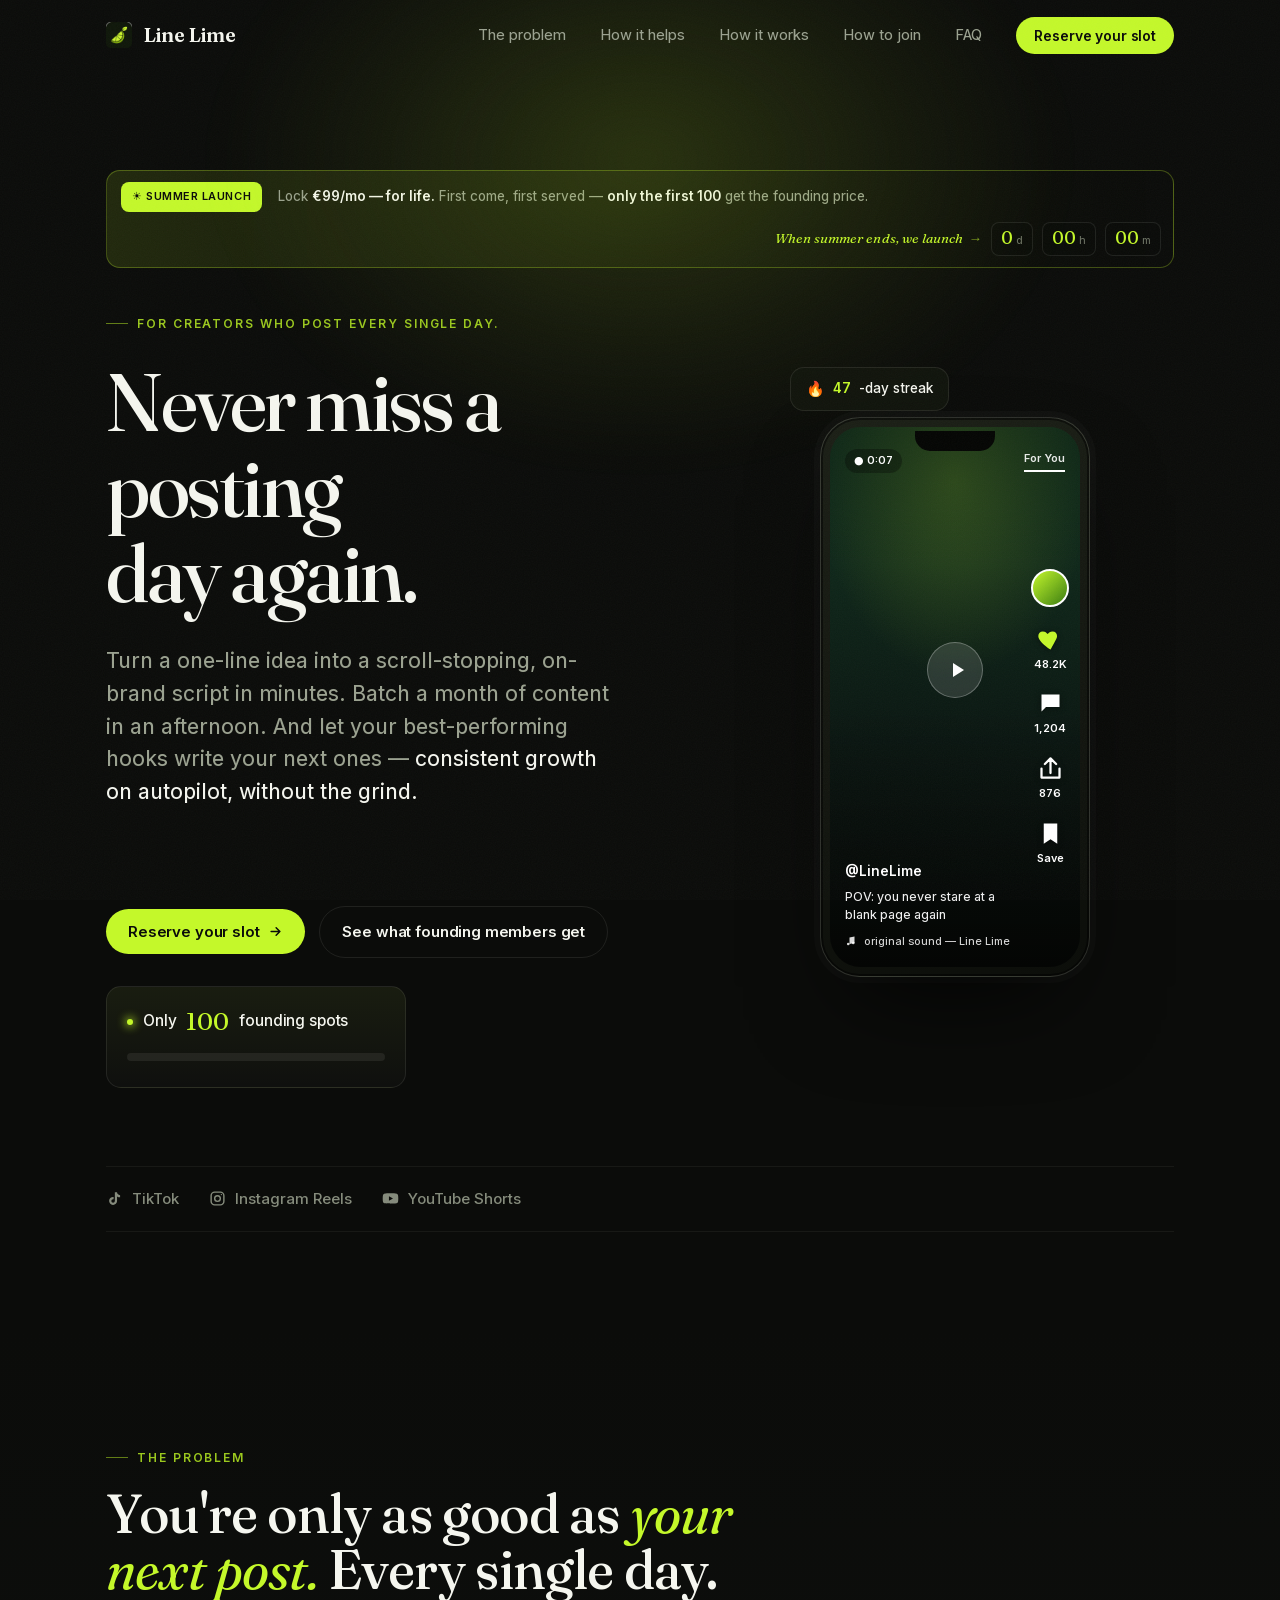
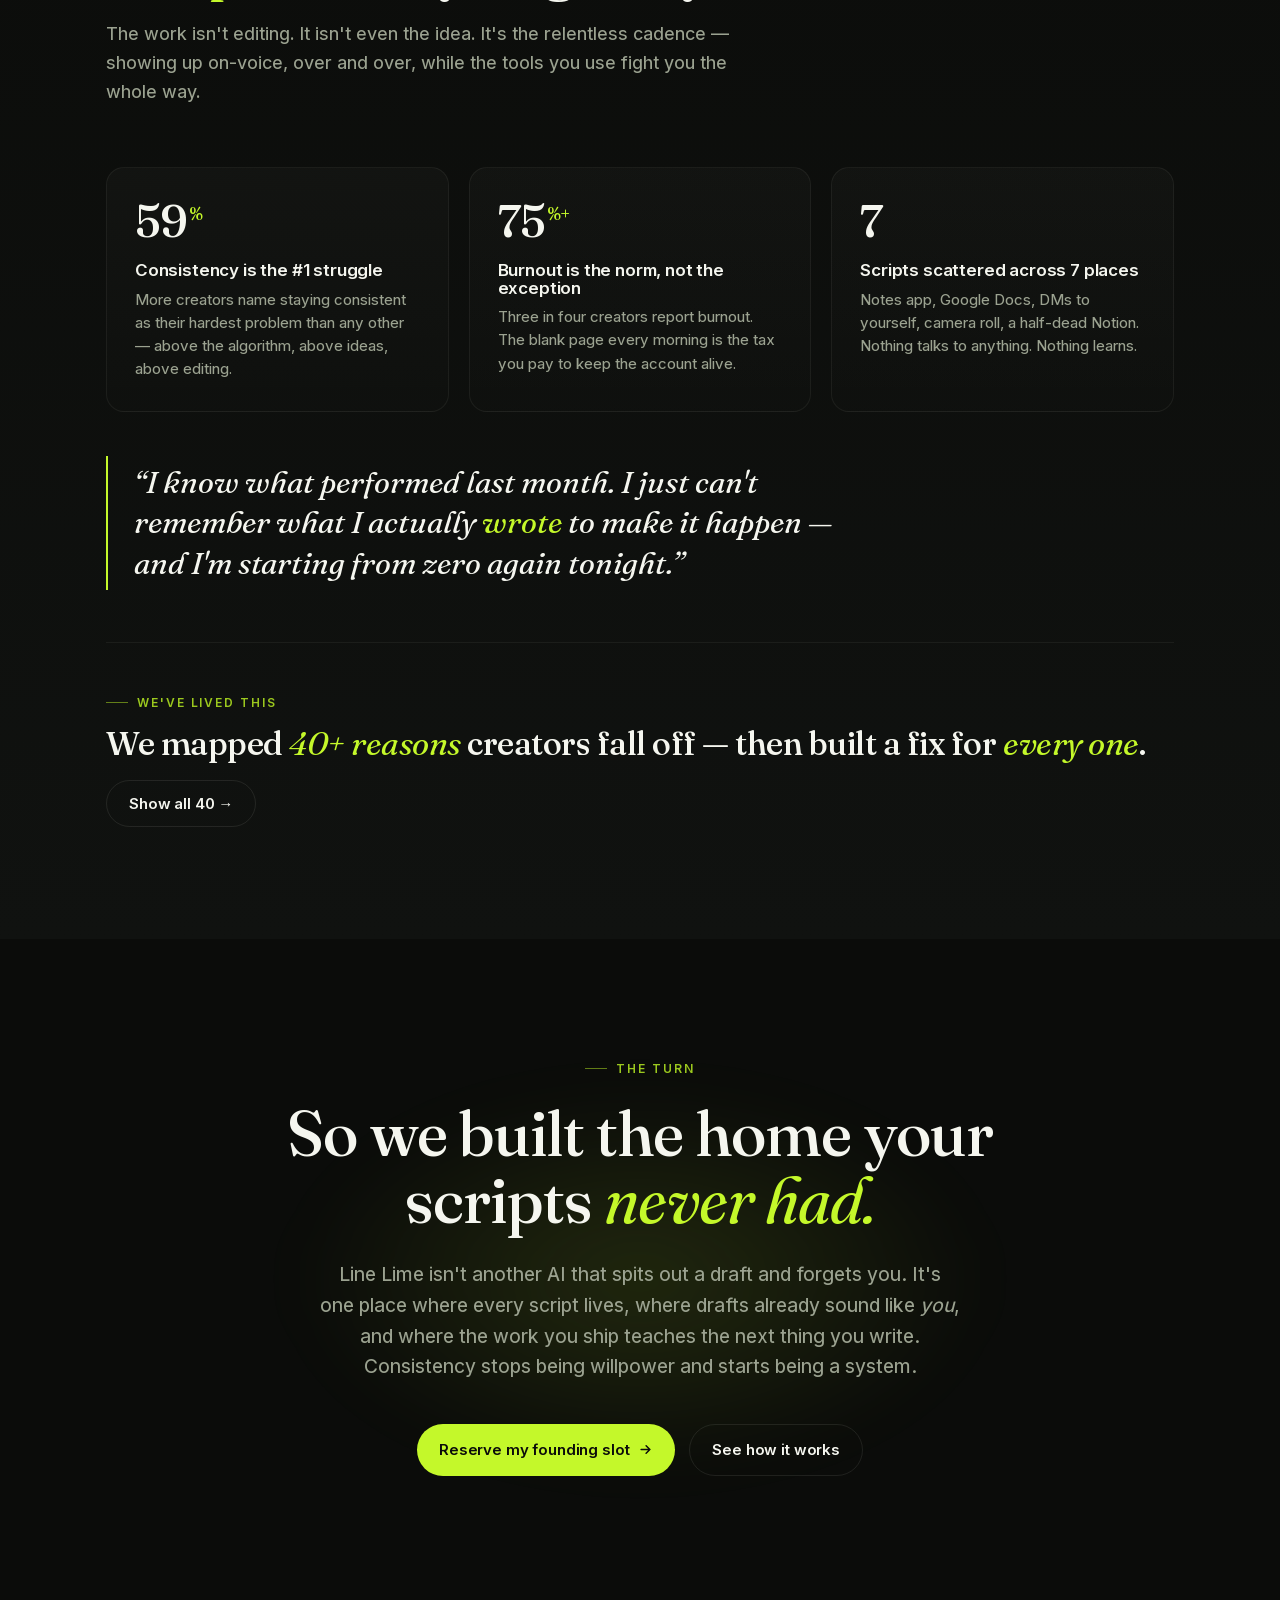
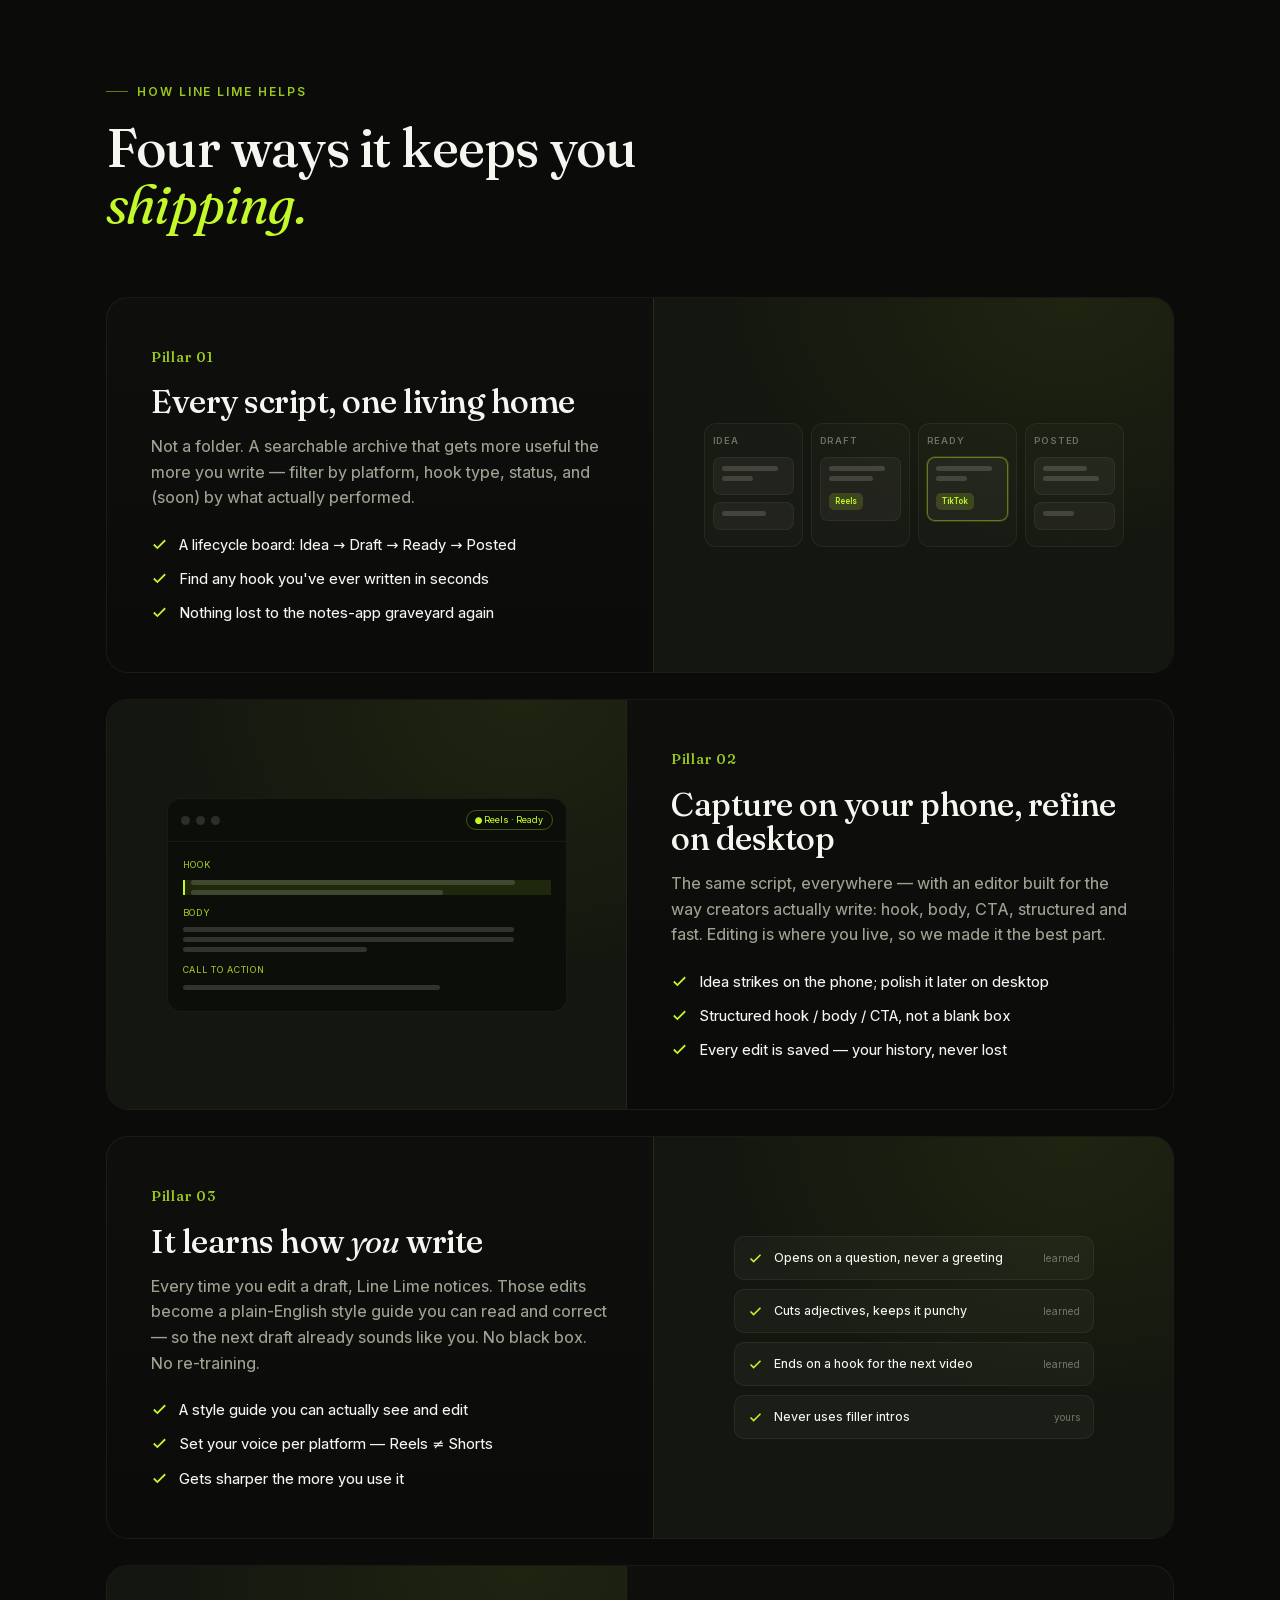
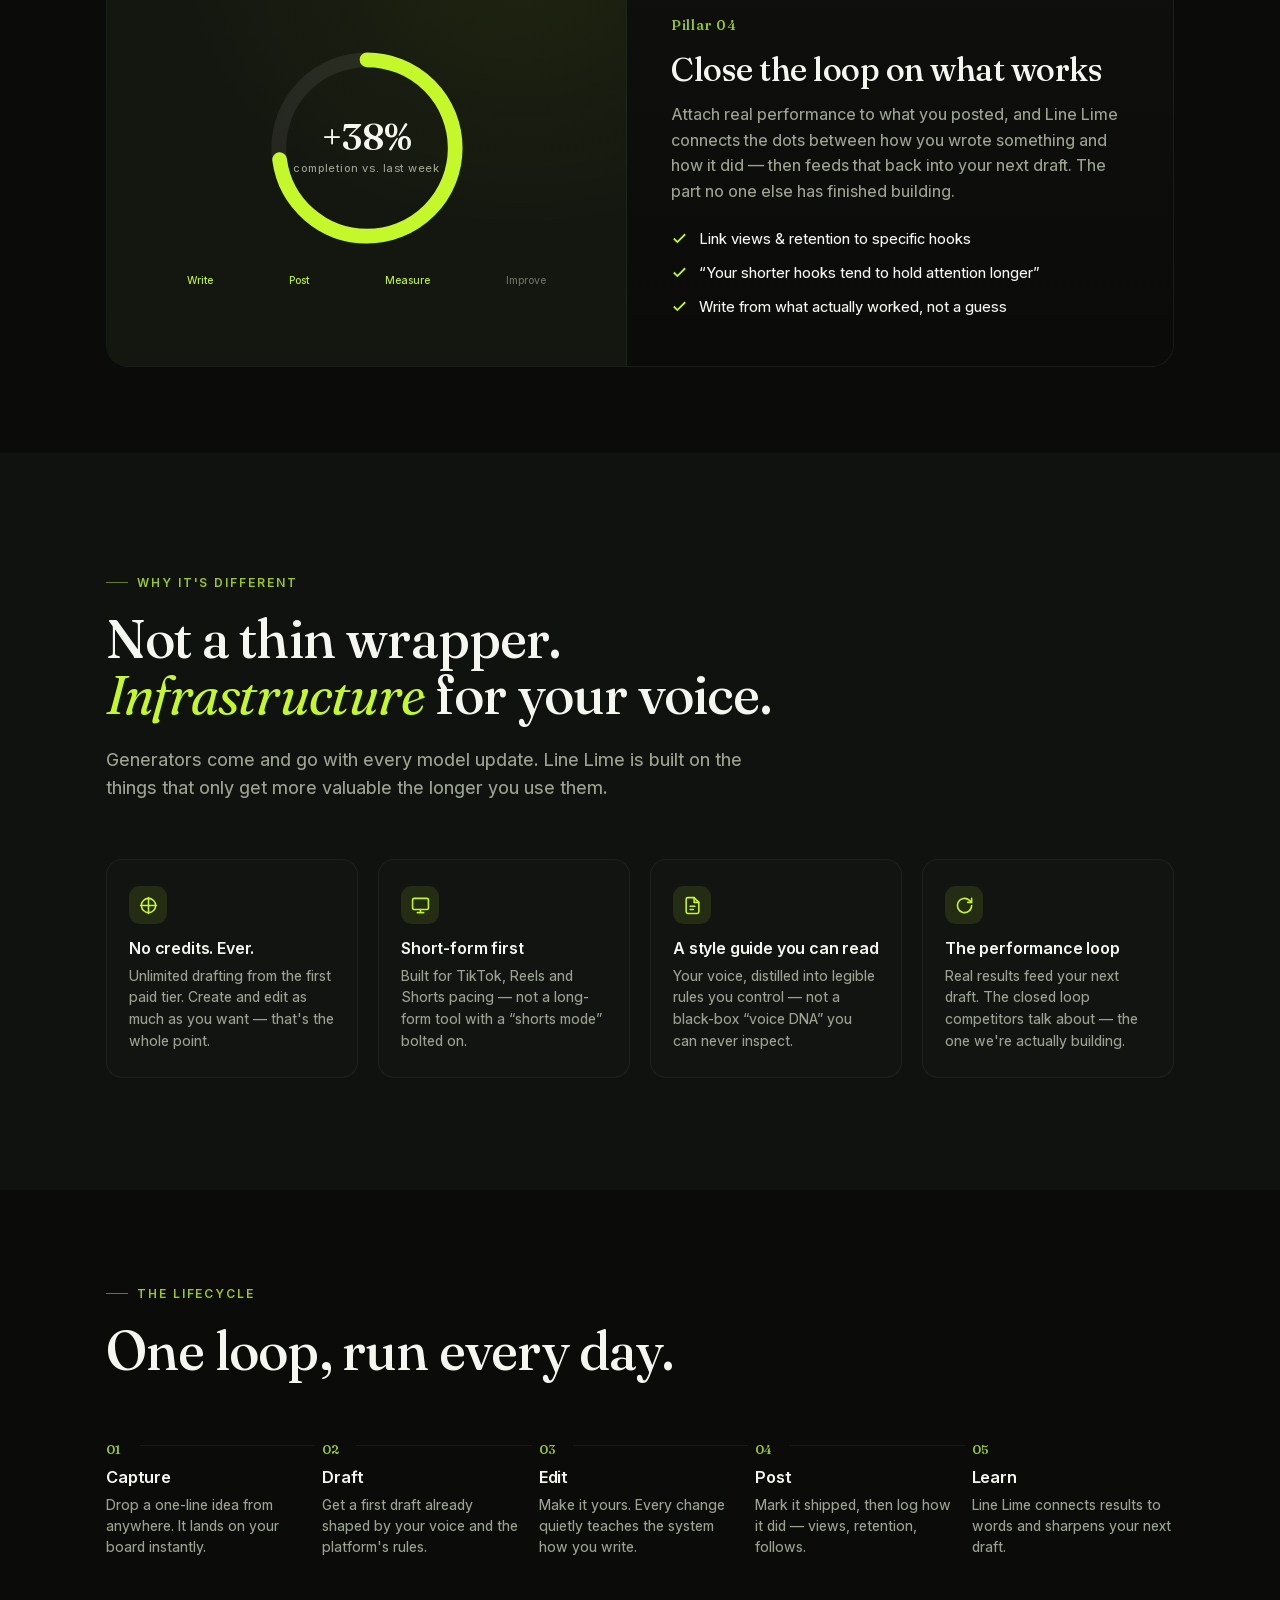
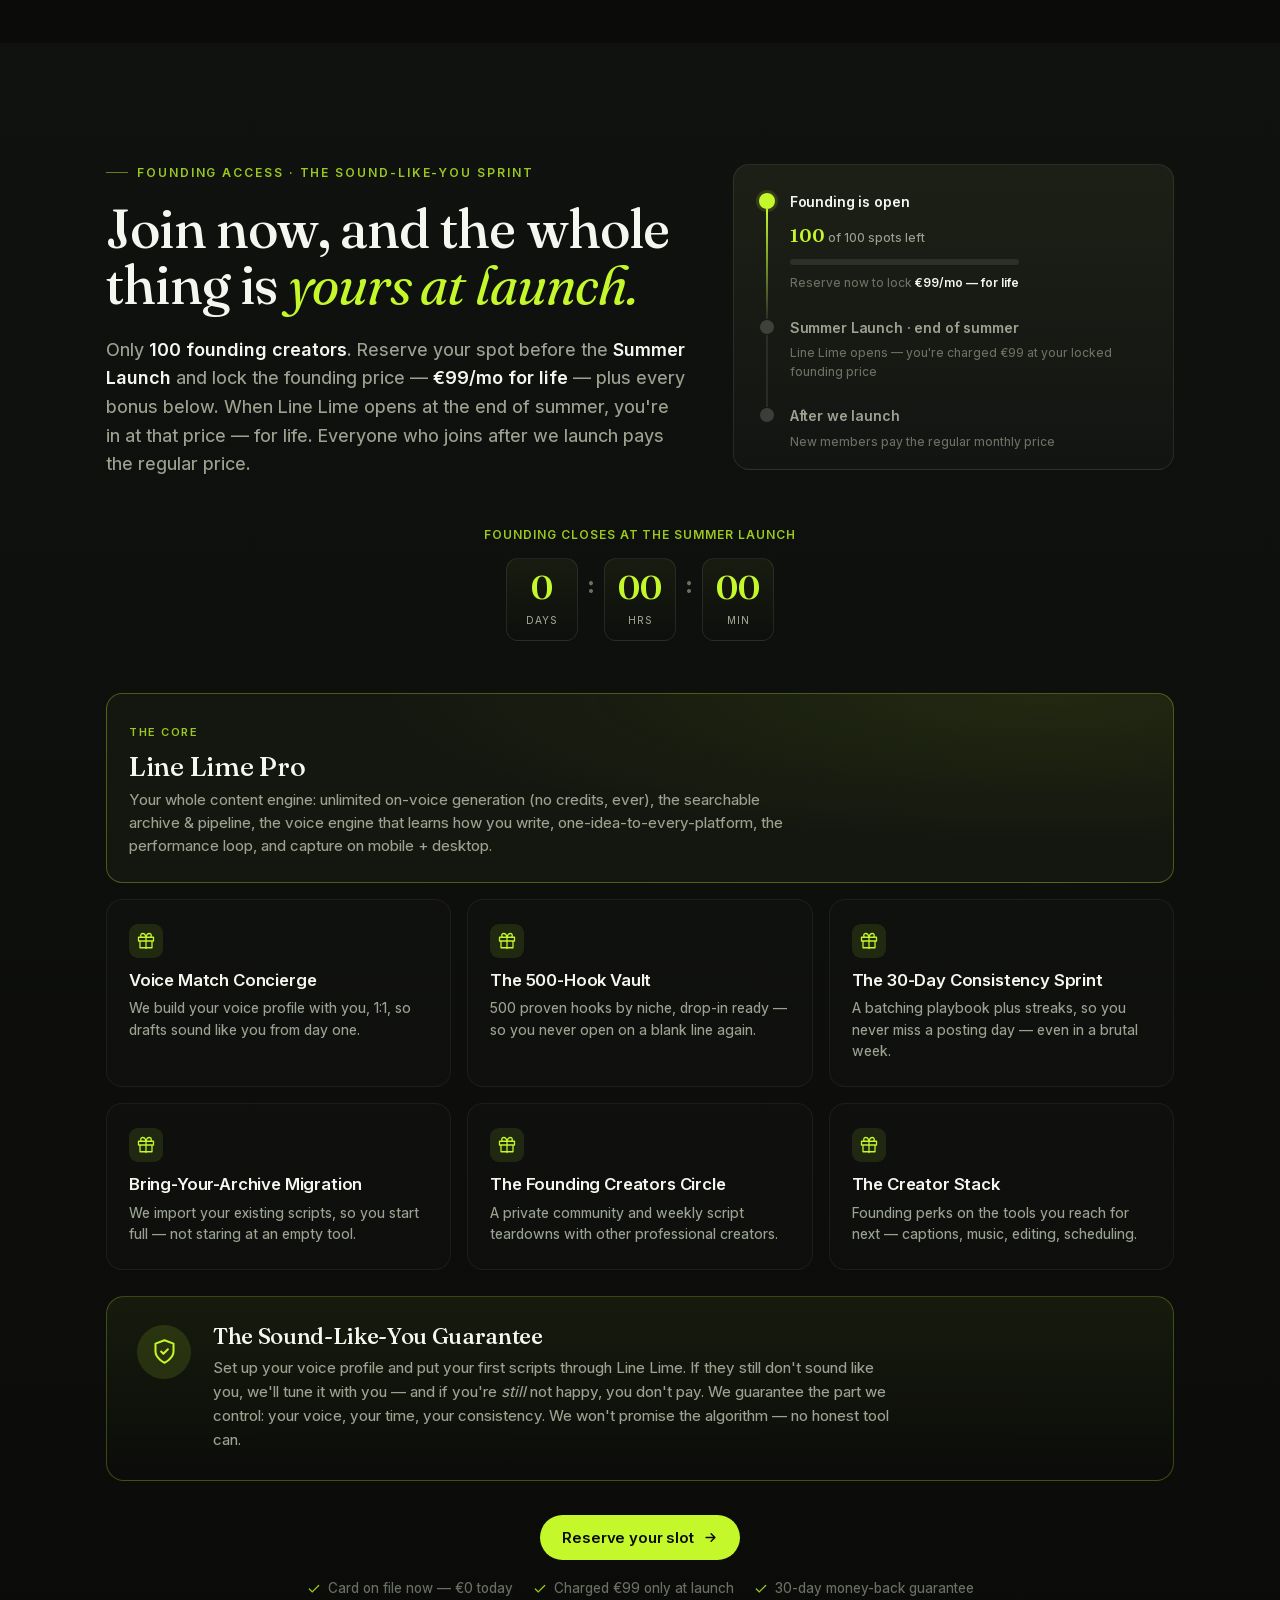
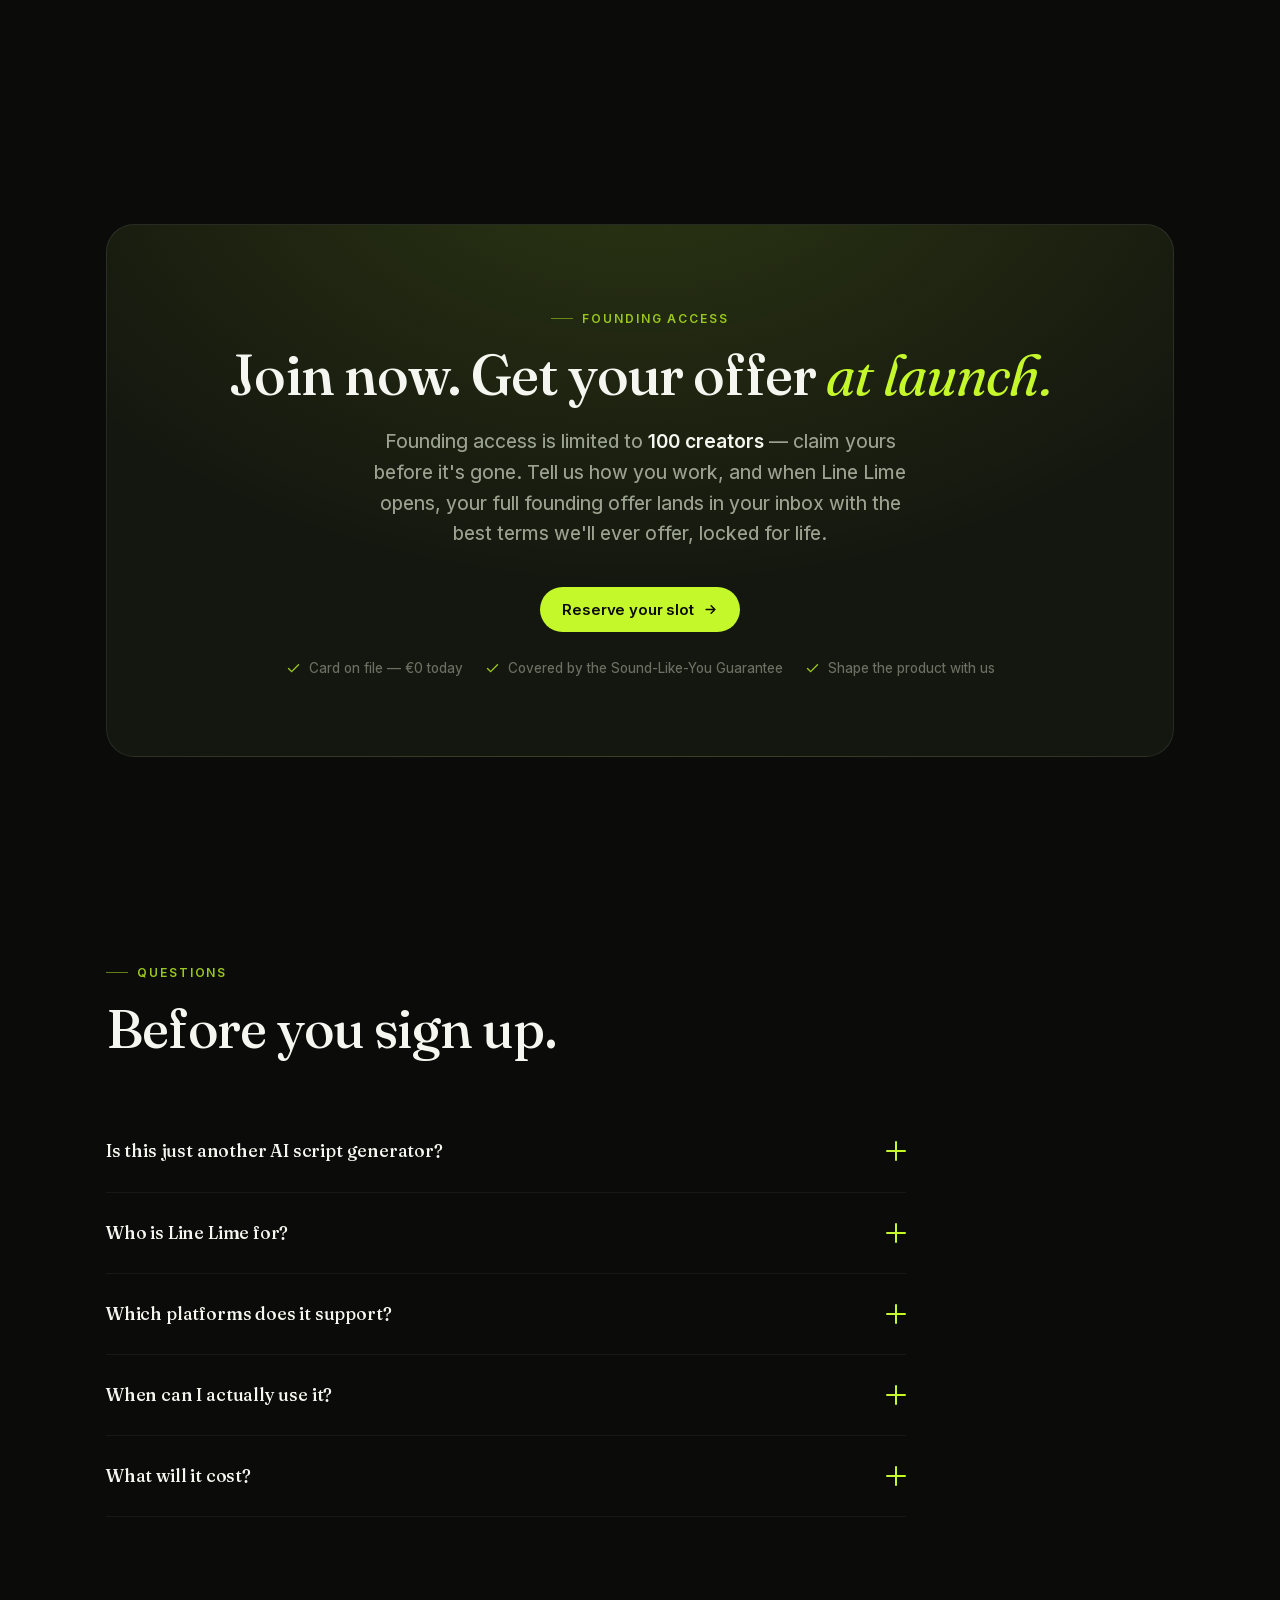
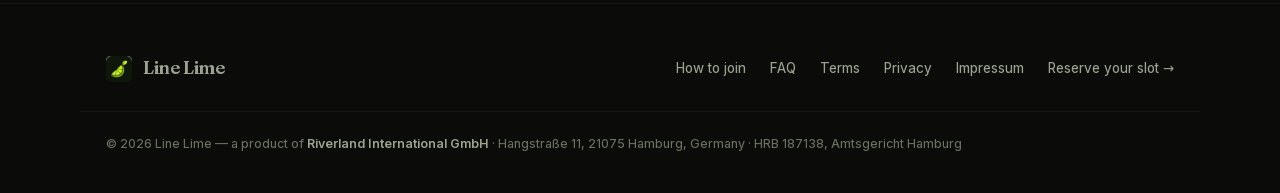
<file: index.html>
<!DOCTYPE html>
<html lang="en">
<head>
<meta charset="UTF-8" />
<meta name="viewport" content="width=device-width, initial-scale=1.0" />
<title>Line Lime — Stay consistent without the burnout</title>
<meta name="description" content="Line Lime is the home for a professional creator's short-form scripts — write, edit, organize, and learn from every one. Ship consistently, on-voice, without the blank-page grind. Join the waitlist." />

<!-- Open Graph -->
<meta property="og:type" content="website" />
<meta property="og:title" content="Line Lime — Stay consistent without the burnout" />
<meta property="og:description" content="The home for a professional creator's short-form scripts. Write, edit, organize, and learn from every one — so you ship consistently without burning out." />
<meta name="theme-color" content="#0B0C0A" />
<meta name="twitter:card" content="summary_large_image" />
<meta property="og:image" content="https://linelime.io/logo.png" />
<meta name="twitter:image" content="https://linelime.io/logo.png" />

<link rel="stylesheet" href="fonts.css" />

<link rel="icon" type="image/png" href="logo.png" />
<link rel="apple-touch-icon" href="logo.png" />

<style>
  :root{
    --bg:#0B0C0A;
    --bg-2:#101210;
    --panel:#14170F;
    --ink:#F5F6EF;
    --muted:#9BA290;
    --faint:#6B7162;
    --lime:#C4F82A;
    --lime-dim:#9BC81E;
    --line:rgba(240,242,230,.09);
    --line-2:rgba(240,242,230,.055);
    --radius:18px;
    --maxw:1120px;
    --ease:cubic-bezier(.2,.7,.2,1);
  }

  *{box-sizing:border-box;margin:0;padding:0}
  html{scroll-behavior:smooth}
  body{
    background:var(--bg);
    color:var(--ink);
    font-family:'Inter',system-ui,-apple-system,sans-serif;
    font-weight:450;
    line-height:1.6;
    -webkit-font-smoothing:antialiased;
    text-rendering:optimizeLegibility;
    overflow-x:hidden;
  }
  ::selection{background:var(--lime);color:#0B0C0A}

  h1,h2,h3{font-family:'Fraunces',Georgia,serif;font-weight:500;letter-spacing:-.015em;line-height:1.04}
  a{color:inherit;text-decoration:none}
  .serif-i{font-style:italic;font-weight:400}
  .lime{color:var(--lime)}

  /* grain overlay */
  body::before{
    content:"";position:fixed;inset:0;z-index:9999;pointer-events:none;opacity:.035;
    background-image:url("data:image/svg+xml,%3Csvg xmlns='http://www.w3.org/2000/svg' width='140' height='140'%3E%3Cfilter id='n'%3E%3CfeTurbulence type='fractalNoise' baseFrequency='.85' numOctaves='3' stitchTiles='stitch'/%3E%3C/filter%3E%3Crect width='100%25' height='100%25' filter='url(%23n)'/%3E%3C/svg%3E");
  }

  .wrap{max-width:var(--maxw);margin:0 auto;padding:0 26px}
  .eyebrow{
    font-size:12px;font-weight:600;letter-spacing:.16em;text-transform:uppercase;
    color:var(--lime-dim);display:inline-flex;align-items:center;gap:9px;
  }
  .eyebrow::before{content:"";width:22px;height:1px;background:var(--lime-dim);opacity:.6}

  /* ---------- nav ---------- */
  header{
    position:fixed;top:0;left:0;right:0;z-index:100;
    transition:background .4s var(--ease),border-color .4s var(--ease),backdrop-filter .4s;
    border-bottom:1px solid transparent;
  }
  header.scrolled{
    background:rgba(11,12,10,.72);backdrop-filter:blur(16px) saturate(1.2);
    border-bottom:1px solid var(--line-2);
  }
  .nav{display:flex;align-items:center;justify-content:space-between;height:70px}
  .brand{display:flex;align-items:center;gap:11px;font-family:'Fraunces',serif;font-size:20px;font-weight:600;letter-spacing:-.02em}
  .brand svg{width:26px;height:26px;flex:none}
  .nav-links{display:flex;align-items:center;gap:34px}
  .nav-links a{font-size:14.5px;color:var(--muted);transition:color .2s}
  .nav-links a:hover{color:var(--ink)}
  .nav-cta{display:inline-flex}

  .btn{
    display:inline-flex;align-items:center;justify-content:center;gap:9px;
    font-family:'Inter',sans-serif;font-weight:600;font-size:15px;letter-spacing:-.01em;
    padding:13px 22px;border-radius:100px;cursor:pointer;border:none;
    transition:transform .25s var(--ease),box-shadow .25s var(--ease),background .2s,color .2s;
    white-space:nowrap;
  }
  .btn-primary{background:var(--lime);color:#0B0C0A;box-shadow:0 0 0 0 rgba(196,248,42,.5)}
  .btn-primary:hover{transform:translateY(-2px);box-shadow:0 14px 40px -10px rgba(196,248,42,.55)}
  .btn-ghost{background:transparent;color:var(--ink);border:1px solid var(--line)}
  .btn-ghost:hover{border-color:rgba(240,242,230,.28);background:rgba(240,242,230,.03)}
  .btn-sm{padding:10px 18px;font-size:14px}
  .btn .arr{transition:transform .25s var(--ease)}
  .btn:hover .arr{transform:translateX(3px)}

  /* ---------- hero ---------- */
  .hero{position:relative;padding:170px 0 96px;overflow:hidden}
  .hero-glow{
    position:absolute;top:-160px;left:50%;transform:translateX(-50%);
    width:900px;height:640px;pointer-events:none;z-index:0;
    background:radial-gradient(ellipse at center,rgba(196,248,42,.16),rgba(196,248,42,.05) 42%,transparent 68%);
    filter:blur(20px);
  }
  .hero-inner{position:relative;z-index:1;max-width:920px}
  .hero h1{
    font-size:clamp(2.7rem,6.4vw,5.15rem);margin:26px 0 0;
    letter-spacing:-.03em;
  }
  .hero h1 .soft{color:var(--muted);display:block}
  .hero p.lede{
    font-size:clamp(1.08rem,1.7vw,1.32rem);color:var(--muted);
    max-width:620px;margin:30px 0 0;line-height:1.55;font-weight:450;
  }
  .hero-actions{display:flex;flex-wrap:wrap;gap:14px;margin-top:40px;align-items:center}
  .hero-note{font-size:13.5px;color:var(--faint);display:flex;align-items:center;gap:8px}
  .hero-note b{color:var(--muted);font-weight:600}
  .hero-slots-box{display:inline-block;min-width:300px;max-width:360px;border:1px solid var(--line);border-radius:15px;padding:16px 20px;background:linear-gradient(180deg,rgba(196,248,42,.05),transparent),rgba(240,242,230,.02)}
  .hero-slots-box .hs-top{display:flex;align-items:center;gap:10px;font-size:15.5px;color:var(--ink);font-weight:500;letter-spacing:-.01em}
  .hero-slots-box .hs-top b{color:var(--lime);font-family:'Fraunces',serif;font-size:1.5rem;font-weight:500;letter-spacing:0}
  .hero-slots-box .slots-track{height:8px;border-radius:6px;background:rgba(240,242,230,.08);overflow:hidden;margin:12px 0 10px}
  .hero-slots-box .slots-fill{height:100%;width:0%;border-radius:6px;background:linear-gradient(90deg,var(--lime-dim),var(--lime));transition:width .8s var(--ease)}
  .hero-slots-box.is-full .slots-fill{background:var(--faint)}
  .hero-slots-box .hs-sub{font-size:12px;color:var(--faint);letter-spacing:.02em}

  /* phone reel (hover / tap to play) */
  .hv-phone{cursor:pointer}
  .hv-play{cursor:pointer;transition:opacity .3s var(--ease),transform .2s var(--ease)}
  .hv-phone:hover .hv-play{transform:translate(-50%,-50%) scale(1.06)}
  .hv-reel{position:absolute;inset:0;z-index:1;opacity:0;transition:opacity .4s var(--ease);pointer-events:none}
  .hv-screen.playing .hv-reel{opacity:1}
  /* keep the reel chrome (handle, caption, likes, share, sound) visible while
     playing; only hide the play button and the top time bar */
  .hv-screen.playing .hv-play,
  .hv-screen.playing .hv-top{opacity:0;transition:opacity .3s var(--ease);pointer-events:none}
  .hv-scene{position:absolute;left:0;right:12px;top:38px;bottom:92px;display:flex;align-items:center;justify-content:center;
    padding:0 15px;text-align:center;opacity:0;transition:opacity .35s var(--ease)}
  .hv-scene.active{opacity:1}
  .sc-cap{font-family:'Inter',sans-serif;font-weight:800;font-size:1.95rem;line-height:1.12;color:#fff;letter-spacing:-.02em;
    text-shadow:0 2px 16px rgba(0,0,0,.65),0 1px 3px rgba(0,0,0,.6)}
  .sc-cap .w{display:inline-block;opacity:0}
  .sc-cap .w.hi{color:var(--lime)}
  .hv-scene.active .sc-cap .w{animation:wordIn .4s var(--ease) both}
  .hv-scene.active .sc-cap .w:nth-child(1){animation-delay:0s}
  .hv-scene.active .sc-cap .w:nth-child(2){animation-delay:.1s}
  .hv-scene.active .sc-cap .w:nth-child(3){animation-delay:.2s}
  .hv-scene.active .sc-cap .w:nth-child(4){animation-delay:.3s}
  .hv-scene.active .sc-cap .w:nth-child(5){animation-delay:.4s}
  .hv-scene.active .sc-cap .w:nth-child(6){animation-delay:.5s}
  .hv-scene.active .sc-cap .w:nth-child(7){animation-delay:.6s}
  .hv-scene.active .sc-cap .w:nth-child(8){animation-delay:.7s}
  .hv-scene.active .sc-cap .w:nth-child(9){animation-delay:.8s}
  .hv-scene.active .sc-cap .w:nth-child(n+10){animation-delay:.9s}
  @keyframes wordIn{0%{opacity:0;transform:translateY(.4em) scale(.6)}55%{opacity:1;transform:translateY(0) scale(1.12)}100%{opacity:1;transform:none}}
  .sc-kick{font-size:9.5px;letter-spacing:.16em;text-transform:uppercase;color:var(--lime);font-weight:600}
  .sc-idea{font-family:'Fraunces',serif;font-size:1.2rem;line-height:1.3;color:#fff}
  .sc-idea b{color:var(--lime);font-weight:500}
  .sc-script{width:100%;display:flex;flex-direction:column;gap:11px}
  .sc-row{display:flex;align-items:center;gap:10px}
  .sc-lab{font-size:9px;font-weight:700;letter-spacing:.06em;text-transform:uppercase;color:var(--lime);background:rgba(196,248,42,.16);padding:3px 7px;border-radius:5px;flex:none;width:42px;text-align:center}
  .sc-bar{height:7px;border-radius:4px;background:rgba(255,255,255,.24);flex:1;transform-origin:left}
  .hv-screen.playing .hv-scene.s2.active .sc-bar{animation:scType .5s var(--ease) both}
  .hv-scene.s2 .sc-bar.b1{animation-delay:.15s}.hv-scene.s2 .sc-bar.b2{animation-delay:.35s}
  .hv-scene.s2 .sc-bar.b3{animation-delay:.55s}.hv-scene.s2 .sc-bar.b4{animation-delay:.75s}
  @keyframes scType{from{transform:scaleX(0)}to{transform:scaleX(1)}}
  .sc-check{width:54px;height:54px;border-radius:50%;background:rgba(196,248,42,.16);color:var(--lime);display:flex;align-items:center;justify-content:center;font-size:27px;font-weight:700}
  .sc-big{font-family:'Fraunces',serif;font-size:1.4rem;color:#fff;line-height:1.25}
  .sc-stats{display:flex;gap:26px}
  .sc-stat b{display:block;font-family:'Fraunces',serif;font-weight:500;font-size:2rem;color:var(--lime);line-height:1}
  .sc-stat span{font-size:10px;color:rgba(255,255,255,.72);letter-spacing:.05em}
  .sc-loop{font-size:36px;color:var(--lime);line-height:1}
  .hv-progress{position:absolute;top:40px;left:15px;right:15px;z-index:7;display:flex;gap:4px;opacity:0;transition:opacity .3s var(--ease)}
  .hv-screen.playing .hv-progress{opacity:1}
  .hv-progress i{height:2.5px;border-radius:2px;background:rgba(255,255,255,.28);flex:1;overflow:hidden;position:relative}
  .hv-progress i::after{content:"";position:absolute;inset:0;background:#fff;transform:scaleX(0);transform-origin:left}
  .hv-progress i.done::after{transform:scaleX(1)}
  .hv-progress i.active::after{animation:scProg 2.4s linear forwards}
  @keyframes scProg{from{transform:scaleX(0)}to{transform:scaleX(1)}}
  /* floating hearts (TikTok-style, rise up the left side while playing) */
  .hv-hearts{position:absolute;left:12px;bottom:74px;width:80px;height:56%;z-index:2;pointer-events:none}
  .hv-heart{position:absolute;bottom:0;color:var(--lime);opacity:0;will-change:transform,opacity;
    animation:heartFloat linear forwards;filter:drop-shadow(0 1px 4px rgba(0,0,0,.4))}
  .hv-heart svg{width:100%;height:100%;display:block}
  @keyframes heartFloat{
    0%{opacity:0;transform:translate(0,0) scale(.4) rotate(var(--r,0deg))}
    14%{opacity:.92;transform:translate(calc(var(--x,0px) * .35),-26px) scale(1) rotate(var(--r,0deg))}
    100%{opacity:0;transform:translate(var(--x,0px),-215px) scale(.85) rotate(var(--r,0deg))}
  }
  @media (prefers-reduced-motion:reduce){
    .hv-scene,.hv-reel{transition:none}
    .hv-screen.playing .hv-scene.s2.active .sc-bar,.hv-progress i.active::after{animation:none}
  }
  .dot{width:6px;height:6px;border-radius:50%;background:var(--lime);box-shadow:0 0 10px 1px var(--lime);animation:pulse 2.4s var(--ease) infinite}
  @keyframes pulse{0%,100%{opacity:1}50%{opacity:.35}}

  .marquee-strip{
    margin-top:78px;border-top:1px solid var(--line-2);border-bottom:1px solid var(--line-2);
    padding:20px 0;position:relative;z-index:1;
  }
  .marquee-label{font-size:12px;letter-spacing:.16em;text-transform:uppercase;color:var(--faint);margin-bottom:16px}
  .platforms{display:flex;flex-wrap:wrap;gap:14px 30px;align-items:center;color:var(--muted);font-size:15px;font-weight:500}
  .platforms span{display:inline-flex;align-items:center;gap:9px;opacity:.85}
  .platforms svg{width:17px;height:17px;flex:none;color:var(--muted)}

  /* ============================================================
     HERO VISUAL (ADDED) — vertical short-form phone mock.
     Self-contained: delete this block + the matching HTML block,
     and rename .hero-grid -> .hero-inner, to fully revert.
     ============================================================ */
  .hero-grid{position:relative;z-index:1;display:grid;grid-template-columns:minmax(0,1.02fr) minmax(0,.98fr);gap:44px;align-items:center}
  .hero-copy{max-width:640px}
  .hero-kicker{margin-top:22px;font-size:clamp(1.05rem,1.7vw,1.4rem);font-weight:600;letter-spacing:-.015em;color:var(--ink)}
  .rotator{display:inline-block;color:var(--lime);transition:opacity .25s var(--ease),transform .25s var(--ease)}
  .rotator.out{opacity:0;transform:translateY(-9px)}
  .hbreak{display:none} /* forced hero line-breaks — desktop only (enabled in min-width:921 below) */

  .hero-visual{position:relative;z-index:1;display:flex;align-items:center;justify-content:center;min-height:580px}
  .hv-stage{position:relative;width:270px}

  .hv-phone{position:relative;z-index:2;width:270px;height:560px;padding:9px;border-radius:40px;
    background:linear-gradient(160deg,#1b1f16,#0c0e0a);border:1px solid rgba(240,242,230,.14);
    box-shadow:0 44px 100px -34px rgba(0,0,0,.85),0 0 0 6px rgba(240,242,230,.018),inset 0 0 0 2px rgba(0,0,0,.5);
    animation:hvFloat 6s ease-in-out infinite}
  .hv-notch{position:absolute;top:13px;left:50%;transform:translateX(-50%);width:80px;height:20px;background:#050604;border-radius:0 0 15px 15px;z-index:6}
  .hv-screen{position:relative;width:100%;height:100%;border-radius:31px;overflow:hidden;display:flex;flex-direction:column;
    background:radial-gradient(120% 78% at 50% 10%,rgba(196,248,42,.20),transparent 46%),linear-gradient(180deg,#123320,#0b1712 58%,#0a0d0a)}
  .hv-screen::after{content:"";position:absolute;inset:0;pointer-events:none;
    background:linear-gradient(180deg,rgba(0,0,0,.28),transparent 26%,transparent 52%,rgba(0,0,0,.6))}
  .hv-top{position:relative;z-index:3;display:flex;justify-content:space-between;align-items:center;padding:22px 15px 0;font-size:11px;font-weight:600;color:rgba(255,255,255,.9)}
  .hv-live{background:rgba(0,0,0,.32);padding:3px 9px;border-radius:20px;color:#fff}
  .hv-fyp{border-bottom:2px solid #fff;padding-bottom:3px}
  .hv-play{position:absolute;top:45%;left:50%;transform:translate(-50%,-50%);z-index:2;width:56px;height:56px;border-radius:50%;
    background:rgba(255,255,255,.13);border:1px solid rgba(255,255,255,.28);display:flex;align-items:center;justify-content:center;backdrop-filter:blur(3px)}
  .hv-play svg{width:24px;height:24px;color:#fff;margin-left:3px}
  .hv-rail{position:absolute;right:11px;bottom:100px;z-index:3;display:flex;flex-direction:column;align-items:center;gap:17px}
  .hv-ava{width:38px;height:38px;border-radius:50%;background:linear-gradient(135deg,var(--lime),#3a7d10);border:2px solid #fff;margin-bottom:2px}
  .hv-act{display:flex;flex-direction:column;align-items:center;gap:3px;color:#fff}
  .hv-act svg{width:27px;height:27px;filter:drop-shadow(0 1px 3px rgba(0,0,0,.45))}
  .hv-act.liked svg{color:var(--lime)}
  .hv-act b{font-size:11px;font-weight:600}
  .hv-caption{position:absolute;left:15px;right:60px;bottom:17px;z-index:3;color:#fff}
  .hv-handle{font-weight:700;font-size:13.5px;margin-bottom:5px}
  .hv-cap{font-size:12.5px;line-height:1.42;color:rgba(255,255,255,.94);margin-bottom:9px}
  .hv-sound{display:flex;align-items:center;gap:7px;font-size:11px;color:rgba(255,255,255,.85)}
  .hv-sound svg{width:12px;height:12px;flex:none}

  .hv-chip{position:absolute;z-index:4;background:rgba(19,22,14,.82);backdrop-filter:blur(12px);
    border:1px solid var(--line);border-radius:14px;box-shadow:0 22px 55px -22px rgba(0,0,0,.7)}
  .hv-streak{top:-50px;left:-30px;padding:10px 15px;display:flex;align-items:center;gap:8px;font-size:13.5px;font-weight:500;color:var(--ink);animation:hvFloat 6s ease-in-out infinite .5s}
  .hv-streak b{color:var(--lime);font-weight:700}
  .hv-streak .fire{font-size:15px;line-height:1}
  .hv-stat{bottom:38px;right:-20px;padding:13px 17px;display:flex;flex-direction:column;gap:2px;text-align:left;animation:hvFloat 7s ease-in-out infinite 1.1s}
  .hv-stat b{font-family:'Fraunces',serif;font-weight:500;font-size:1.55rem;color:var(--lime);line-height:1}
  .hv-stat span{font-size:11px;color:var(--muted)}

  .hv-scriptcard{position:absolute;z-index:1;left:-48px;bottom:104px;width:174px;padding:14px;
    background:rgba(18,21,14,.94);border:1px solid var(--line);border-radius:14px;
    box-shadow:0 26px 64px -26px rgba(0,0,0,.78);animation:hvFloatRot 6.5s ease-in-out infinite .3s}
  .hv-sc-row{display:flex;align-items:center;gap:10px;margin-bottom:10px}
  .hv-sc-row:last-child{margin-bottom:0}
  .hv-sc-tag{font-size:9px;font-weight:700;letter-spacing:.06em;text-transform:uppercase;color:var(--lime);background:rgba(196,248,42,.15);padding:3px 7px;border-radius:6px;flex:none}
  .hv-sc-tag.dim{color:var(--muted);background:rgba(240,242,230,.06)}
  .hv-l{height:6px;border-radius:4px;background:rgba(240,242,230,.18);display:block}
  .hv-l.w80{width:78px}.hv-l.w60{width:56px}.hv-l.w40{width:38px}

  @keyframes hvFloat{0%,100%{transform:translateY(0)}50%{transform:translateY(-10px)}}
  @keyframes hvFloatRot{0%,100%{transform:translateY(0) rotate(-5deg)}50%{transform:translateY(-10px) rotate(-5deg)}}

  @media (min-width:921px){
    .hbreak{display:inline}              /* enable the after-"resets" / after-"pressure" breaks on desktop */
    .hv-stage{transform:translateX(32px)} /* nudge the phone a touch to the right */
  }
  @media (max-width:920px){
    .hero-grid{grid-template-columns:1fr;gap:8px}
    .hero-copy{max-width:660px}
    .hero-visual{min-height:0;margin-top:34px;justify-content:flex-start}
    .hv-scriptcard{left:-24px}
  }
  @media (max-width:560px){
    .hero-visual{justify-content:center}
    .hv-stage{transform:scale(.92)}
    .hv-scriptcard{display:none}
    .hv-stat{right:-6px}
  }
  @media (prefers-reduced-motion:reduce){
    .hv-phone,.hv-streak,.hv-stat,.hv-scriptcard{animation:none}
  }
  /* ====================== /HERO VISUAL ====================== */

  /* ---------- generic section ---------- */
  section{position:relative}
  .band{padding:112px 0}
  .band-tight{padding:86px 0}
  .sec-head{max-width:720px}
  .sec-head h2{font-size:clamp(2rem,4.2vw,3.35rem);margin:20px 0 0}
  .sec-head p{color:var(--muted);font-size:clamp(1.02rem,1.4vw,1.18rem);margin-top:22px;line-height:1.6;max-width:640px}

  /* ---------- PAIN section ---------- */
  #pain{background:linear-gradient(180deg,var(--bg),var(--bg-2))}
  .pain-grid{display:grid;grid-template-columns:repeat(3,1fr);gap:20px;margin-top:60px}
  .pain-card{
    background:linear-gradient(180deg,rgba(240,242,230,.028),rgba(240,242,230,.008));
    border:1px solid var(--line-2);border-radius:var(--radius);padding:30px 28px;
    transition:border-color .35s var(--ease),transform .35s var(--ease);
  }
  .pain-card:hover{border-color:var(--line);transform:translateY(-4px)}
  .pain-card .k{font-family:'Fraunces',serif;font-size:2.9rem;font-weight:500;color:var(--ink);letter-spacing:-.02em;line-height:1}
  .pain-card .k .u{font-size:1.15rem;color:var(--lime);vertical-align:super;margin-left:2px}
  .pain-card h3{font-family:'Inter',sans-serif;font-size:1.06rem;font-weight:600;margin:18px 0 8px;letter-spacing:-.01em}
  .pain-card p{color:var(--muted);font-size:15px;line-height:1.55}
  .pain-vignette{
    margin-top:44px;border-left:2px solid var(--lime);padding:6px 0 6px 26px;
    max-width:760px;
  }
  .pain-vignette p{font-family:'Fraunces',serif;font-style:italic;font-size:clamp(1.3rem,2.5vw,1.9rem);line-height:1.34;color:var(--ink);font-weight:400}

  /* the 40-problem wall */
  .problem-wall{margin-top:52px;border-top:1px solid var(--line-2);padding-top:42px}
  .pw-head{display:flex;justify-content:space-between;align-items:flex-end;gap:20px;flex-wrap:wrap}
  .pw-head h3{font-size:clamp(1.4rem,2.9vw,2.05rem);margin-top:14px}
  .pw-body{margin-top:34px}
  .pw-grid{display:grid;grid-template-columns:repeat(2,1fr);gap:16px}
  .pw-card{border:1px solid var(--line-2);border-radius:14px;padding:20px 22px;background:rgba(240,242,230,.014)}
  .pw-card h4{font-family:'Inter',sans-serif;font-size:14px;font-weight:600;color:var(--ink);letter-spacing:-.01em;margin-bottom:14px;display:flex;align-items:center;gap:10px}
  .pw-card h4::before{content:"";width:7px;height:7px;border-radius:50%;background:var(--lime);flex:none}
  .pw-card ul{list-style:none;display:flex;flex-direction:column;gap:9px}
  .pw-card li{font-size:12.5px;color:var(--muted);line-height:1.45}
  .pw-card .pw-solve{margin-top:15px;padding-top:13px;border-top:1px solid var(--line-2);font-size:12px;font-weight:600;color:var(--lime);line-height:1.4;display:flex;align-items:flex-start;gap:8px}
  .pw-card .pw-solve::before{content:"✓";flex:none;font-weight:700}
  .pw-note{text-align:center;font-family:'Fraunces',serif;font-style:italic;font-size:clamp(1.05rem,1.8vw,1.3rem);color:var(--ink);margin-top:30px;max-width:640px;margin-inline:auto}
  @media (max-width:720px){.pw-grid{grid-template-columns:1fr}}

  /* ---------- TURN / solution intro ---------- */
  #turn{background:var(--bg);text-align:center;overflow:hidden}
  #turn .glow{
    position:absolute;left:50%;top:20%;transform:translateX(-50%);width:760px;height:420px;z-index:0;
    background:radial-gradient(ellipse,rgba(196,248,42,.12),transparent 66%);filter:blur(30px);pointer-events:none;
  }
  .turn-inner{position:relative;z-index:1;max-width:840px;margin:0 auto}
  .turn-inner h2{font-size:clamp(2.2rem,5vw,4rem);margin:22px auto 0}
  .turn-inner p{color:var(--muted);font-size:clamp(1.05rem,1.5vw,1.24rem);margin:26px auto 0;max-width:640px}
  .turn-actions{margin-top:42px;display:flex;gap:14px;justify-content:center;flex-wrap:wrap}

  /* ---------- pillars ---------- */
  .pillars{display:flex;flex-direction:column;gap:26px;margin-top:64px}
  .pillar{
    display:grid;grid-template-columns:1.05fr 1fr;gap:0;align-items:stretch;
    border:1px solid var(--line-2);border-radius:22px;overflow:hidden;
    background:linear-gradient(180deg,rgba(240,242,230,.02),rgba(240,242,230,.004));
  }
  .pillar:nth-child(even){grid-template-columns:1fr 1.05fr}
  .pillar:nth-child(even) .pillar-copy{order:2}
  .pillar-copy{padding:48px 44px;display:flex;flex-direction:column;justify-content:center}
  .pillar-num{font-family:'Fraunces',serif;font-size:14px;color:var(--lime-dim);letter-spacing:.05em}
  .pillar-copy h3{font-size:clamp(1.5rem,2.6vw,2.05rem);margin:16px 0 0}
  .pillar-copy p{color:var(--muted);font-size:16px;margin-top:16px;line-height:1.6}
  .pillar-copy .feat{list-style:none;margin-top:22px;display:flex;flex-direction:column;gap:11px}
  .pillar-copy .feat li{display:flex;gap:11px;align-items:flex-start;font-size:14.5px;color:var(--ink)}
  .pillar-copy .feat li svg{width:17px;height:17px;color:var(--lime);flex:none;margin-top:3px}
  .pillar-visual{
    position:relative;background:radial-gradient(120% 120% at 80% 0%,rgba(196,248,42,.06),transparent 55%),var(--panel);
    border-left:1px solid var(--line-2);min-height:340px;display:flex;align-items:center;justify-content:center;padding:34px;overflow:hidden;
  }
  .pillar:nth-child(even) .pillar-visual{border-left:none;border-right:1px solid var(--line-2)}

  /* mock: lifecycle board */
  .mock{width:100%;max-width:420px}
  .mock-board{display:grid;grid-template-columns:repeat(4,1fr);gap:8px}
  .mock-col{background:rgba(255,255,255,.02);border:1px solid var(--line-2);border-radius:12px;padding:9px 8px;min-height:120px}
  .mock-col h4{font-family:'Inter',sans-serif;font-size:9.5px;font-weight:600;letter-spacing:.08em;text-transform:uppercase;color:var(--faint);margin-bottom:9px;display:flex;justify-content:space-between}
  .mock-card{background:rgba(255,255,255,.04);border:1px solid var(--line-2);border-radius:8px;padding:8px;margin-bottom:7px}
  .mock-card.hl{border-color:rgba(196,248,42,.4);box-shadow:0 0 0 1px rgba(196,248,42,.15)}
  .mock-line{height:5px;border-radius:3px;background:rgba(240,242,230,.16);margin-bottom:5px}
  .mock-line.w70{width:70%}.mock-line.w50{width:50%}.mock-line.w90{width:90%}
  .mock-tag{display:inline-block;font-size:8px;padding:2px 6px;border-radius:5px;background:rgba(196,248,42,.16);color:var(--lime);font-weight:600;margin-top:3px}

  /* mock: editor */
  .mock-editor{width:100%;max-width:400px;background:#0c0e0a;border:1px solid var(--line-2);border-radius:14px;overflow:hidden}
  .mock-topbar{display:flex;gap:6px;padding:11px 13px;border-bottom:1px solid var(--line-2);align-items:center}
  .mock-topbar .cd{width:9px;height:9px;border-radius:50%;background:rgba(240,242,230,.14)}
  .mock-topbar .pill{margin-left:auto;font-size:9px;color:var(--lime);border:1px solid rgba(196,248,42,.3);padding:2px 8px;border-radius:20px}
  .mock-body{padding:16px 15px}
  .mock-label{font-size:9px;letter-spacing:.1em;text-transform:uppercase;color:var(--lime-dim);margin:11px 0 7px}
  .mock-label:first-child{margin-top:0}
  .mock-diff-add{background:rgba(196,248,42,.1);border-left:2px solid var(--lime);padding-left:6px}
  .mock-diff-del .mock-line{background:rgba(255,120,120,.22);position:relative}

  /* mock: style guide */
  .mock-style{width:100%;max-width:360px;display:flex;flex-direction:column;gap:9px}
  .mock-rule{display:flex;align-items:center;gap:11px;background:rgba(255,255,255,.03);border:1px solid var(--line-2);border-radius:10px;padding:11px 13px;font-size:12.5px;color:var(--ink)}
  .mock-rule svg{width:15px;height:15px;color:var(--lime);flex:none}
  .mock-rule .meta{margin-left:auto;font-size:10px;color:var(--faint)}

  /* mock: perf loop */
  .mock-loop{width:100%;max-width:360px;text-align:center}
  .loop-ring{position:relative;width:210px;height:210px;margin:0 auto}
  .loop-ring svg{width:100%;height:100%;transform:rotate(-90deg)}
  .loop-center{position:absolute;inset:0;display:flex;flex-direction:column;align-items:center;justify-content:center}
  .loop-center .big{font-family:'Fraunces',serif;font-size:2.4rem;color:var(--ink);line-height:1}
  .loop-center .sm{font-size:11px;color:var(--muted);margin-top:5px;letter-spacing:.05em}
  .loop-steps{display:flex;justify-content:space-between;margin-top:20px;font-size:10.5px;color:var(--faint)}
  .loop-steps span.on{color:var(--lime)}

  /* ---------- no credits strip ---------- */
  #diff{background:var(--bg-2)}
  .diff-grid{display:grid;grid-template-columns:repeat(4,1fr);gap:20px;margin-top:56px}
  .diff-item{padding:26px 22px;border:1px solid var(--line-2);border-radius:16px;background:rgba(240,242,230,.012)}
  .diff-item .ico{width:38px;height:38px;border-radius:11px;background:rgba(196,248,42,.1);display:flex;align-items:center;justify-content:center;margin-bottom:16px}
  .diff-item .ico svg{width:19px;height:19px;color:var(--lime)}
  .diff-item h3{font-family:'Inter',sans-serif;font-size:1rem;font-weight:600;margin-bottom:8px;letter-spacing:-.01em}
  .diff-item p{color:var(--muted);font-size:14px;line-height:1.55}

  /* ---------- how it works ---------- */
  .steps{margin-top:60px;display:grid;grid-template-columns:repeat(5,1fr);gap:14px;counter-reset:s}
  .step{position:relative;padding-top:30px}
  .step::before{
    counter-increment:s;content:counter(s,decimal-leading-zero);
    font-family:'Fraunces',serif;font-size:13px;color:var(--lime-dim);
    position:absolute;top:0;left:0;
  }
  .step::after{content:"";position:absolute;top:6px;left:34px;right:-7px;height:1px;background:var(--line-2)}
  .step:last-child::after{display:none}
  .step h3{font-family:'Inter',sans-serif;font-size:1.02rem;font-weight:600;margin-bottom:8px;letter-spacing:-.01em}
  .step p{color:var(--muted);font-size:14px;line-height:1.5}

  /* ---------- final CTA ---------- */
  #join{position:relative;overflow:hidden}
  .cta-box{
    position:relative;border:1px solid var(--line);border-radius:28px;overflow:hidden;
    background:radial-gradient(120% 160% at 50% -20%,rgba(196,248,42,.14),transparent 55%),var(--panel);
    padding:76px 40px;text-align:center;
  }
  .cta-box h2{font-size:clamp(2.1rem,4.6vw,3.5rem)}
  .cta-box p{color:var(--muted);font-size:clamp(1.02rem,1.5vw,1.2rem);max-width:560px;margin:22px auto 0}
  .cta-box .turn-actions{margin-top:38px}
  .cta-meta{margin-top:26px;font-size:13.5px;color:var(--faint);display:flex;gap:22px;justify-content:center;flex-wrap:wrap}
  .cta-meta span{display:inline-flex;align-items:center;gap:8px}
  .cta-meta svg{width:15px;height:15px;color:var(--lime-dim)}

  /* ---------- founding offer ---------- */
  #offer{background:linear-gradient(180deg,var(--bg-2),var(--bg))}
  .offer-grid{display:grid;grid-template-columns:repeat(3,1fr);gap:16px;margin-top:52px}
  .offer-card{border:1px solid var(--line-2);border-radius:16px;padding:24px 22px;background:rgba(240,242,230,.012);transition:border-color .3s var(--ease),transform .3s var(--ease)}
  .offer-card:hover{border-color:var(--line);transform:translateY(-3px)}
  .offer-card .tagline{font-size:11px;letter-spacing:.14em;text-transform:uppercase;color:var(--lime-dim);font-weight:600}
  .offer-card h3{font-family:'Inter',sans-serif;font-size:1.05rem;font-weight:600;margin:12px 0 8px;letter-spacing:-.01em}
  .offer-card p{color:var(--muted);font-size:14px;line-height:1.55}
  .offer-card.core{grid-column:1 / -1;border-color:rgba(196,248,42,.3);background:radial-gradient(120% 150% at 88% 0%,rgba(196,248,42,.08),transparent 52%),var(--panel)}
  .offer-card.core h3{font-family:'Fraunces',serif;font-size:1.7rem;font-weight:500;margin-top:8px}
  .offer-card.core p{font-size:15px;max-width:660px}
  .offer-card .gift{width:34px;height:34px;border-radius:9px;background:rgba(196,248,42,.1);display:flex;align-items:center;justify-content:center;margin-bottom:14px}
  .offer-card .gift svg{width:18px;height:18px;color:var(--lime)}
  .guarantee{display:flex;gap:22px;align-items:flex-start;margin-top:26px;border:1px solid rgba(196,248,42,.25);border-radius:18px;padding:28px 30px;background:linear-gradient(180deg,rgba(196,248,42,.06),transparent)}
  .guarantee .g-badge{width:54px;height:54px;border-radius:50%;background:rgba(196,248,42,.12);display:flex;align-items:center;justify-content:center;flex:none}
  .guarantee .g-badge svg{width:27px;height:27px;color:var(--lime)}
  .guarantee h3{font-size:1.4rem;margin-bottom:8px}
  .guarantee p{color:var(--muted);font-size:15px;line-height:1.6;max-width:680px}
  .offer-foot{text-align:center;margin-top:34px}
  .offer-foot .note{color:var(--faint);font-size:13.5px;margin-top:18px;display:flex;gap:20px;justify-content:center;flex-wrap:wrap}
  .offer-foot .note span{display:inline-flex;align-items:center;gap:7px}
  .offer-foot .note svg{width:14px;height:14px;color:var(--lime-dim)}
  /* live founding-slots meter */
  .slots-meter{max-width:440px;margin:0 auto 26px}
  .slots-meter .lbl{display:flex;justify-content:space-between;align-items:baseline;font-size:12.5px;color:var(--muted);margin-bottom:9px;letter-spacing:.02em}
  .slots-meter .lbl b{color:var(--lime);font-family:'Fraunces',serif;font-size:1.05rem;font-weight:500}
  .slots-track{height:8px;border-radius:6px;background:rgba(240,242,230,.08);overflow:hidden}
  .slots-fill{height:100%;width:0%;border-radius:6px;background:linear-gradient(90deg,var(--lime-dim),var(--lime));transition:width .7s var(--ease)}
  .slots-meter.is-full .slots-fill{background:var(--faint)}
  .slots-meter.is-full .lbl b{color:var(--faint)}

  /* offer header: two-column with a timeline visual */
  .offer-head-grid{display:grid;grid-template-columns:1.25fr .95fr;gap:46px;align-items:center}
  .offer-timeline{border:1px solid var(--line);border-radius:16px;padding:26px 26px 12px;
    background:linear-gradient(180deg,rgba(196,248,42,.045),transparent),rgba(240,242,230,.02)}
  .ot-node{position:relative;display:flex;gap:16px;padding-bottom:24px}
  .ot-node.last{padding-bottom:6px}
  .ot-node:not(.last)::before{content:"";position:absolute;left:6px;top:18px;bottom:-2px;width:2px;background:var(--line);z-index:0}
  .ot-node.active:not(.last)::before{background:linear-gradient(180deg,var(--lime),var(--line))}
  .ot-dot{position:relative;z-index:1;width:14px;height:14px;border-radius:50%;flex:none;margin-top:3px;background:rgba(240,242,230,.18)}
  .ot-node.active .ot-dot{background:var(--lime);box-shadow:0 0 0 4px rgba(196,248,42,.14)}
  .ot-node.active .ot-dot::after{content:"";position:absolute;inset:-1px;border-radius:50%;border:2px solid var(--lime);animation:otPulse 2.2s var(--ease) infinite}
  @keyframes otPulse{0%{transform:scale(1);opacity:.7}100%{transform:scale(2.4);opacity:0}}
  .ot-title{font-size:14px;font-weight:600;color:var(--ink);letter-spacing:-.01em}
  .ot-node:not(.active) .ot-title{color:var(--muted)}
  .ot-sub{font-size:12px;color:var(--faint);margin-top:4px}
  .ot-slots{font-size:12.5px;color:var(--muted);margin-top:7px}
  .ot-slots b{color:var(--lime);font-family:'Fraunces',serif;font-size:1.15rem;font-weight:500}
  .ot-body .slots-track{height:6px;border-radius:5px;background:rgba(240,242,230,.09);overflow:hidden;margin:9px 0 8px}
  .ot-days{font-size:12px;color:var(--faint)}
  .ot-days b{color:var(--ink);font-weight:600}
  @media (max-width:820px){ .offer-head-grid{grid-template-columns:1fr;gap:30px} }
  /* live countdown to the Summer Launch */
  .countdown{text-align:center;margin:0 auto 26px;max-width:420px}
  .countdown-offer{margin:46px auto 4px}
  /* hero Summer-Launch banner + slim countdown */
  .hero-banner{display:flex;align-items:center;gap:10px 16px;flex-wrap:wrap;
    border:1px solid rgba(196,248,42,.28);border-radius:14px;padding:11px 12px 11px 14px;margin-bottom:38px;
    background:linear-gradient(90deg,rgba(196,248,42,.12),rgba(196,248,42,.035) 55%,transparent);
    font-size:13.5px;color:var(--muted)}
  .hb-badge{font-size:11px;font-weight:700;letter-spacing:.05em;text-transform:uppercase;color:#0B0C0A;background:var(--lime);border-radius:8px;padding:6px 11px;white-space:nowrap;flex:none}
  .hb-text{flex:1 1 auto;min-width:220px;line-height:1.4}
  .hb-text b{color:var(--ink);font-weight:600}
  .hb-cd{display:inline-flex;align-items:center;gap:9px;flex:none;margin-left:auto}
  .hb-pitch{font-family:'Fraunces',serif;font-style:italic;font-weight:500;font-size:13.5px;line-height:1.15;color:var(--lime);white-space:nowrap;letter-spacing:.005em}
  .hb-pitch .hb-arrow{font-style:normal;margin-left:5px;opacity:.65}
  .hb-cell{display:inline-flex;align-items:baseline;gap:3px;background:rgba(11,12,10,.45);border:1px solid var(--line);border-radius:8px;padding:6px 9px}
  .hb-cell b{font-family:'Fraunces',serif;font-weight:500;font-size:1.1rem;color:var(--lime);line-height:1;font-variant-numeric:tabular-nums}
  .hb-cell i{font-style:normal;font-size:10.5px;color:var(--faint)}
  @media (max-width:640px){ .hb-cd{margin-left:0} .hb-text{min-width:0} .hb-pitch{white-space:normal} }
  .cd-head{font-size:12px;letter-spacing:.08em;text-transform:uppercase;color:var(--lime-dim);font-weight:600;margin-bottom:14px}
  .cd-row{display:flex;align-items:center;justify-content:center;gap:10px}
  .cd-unit{display:flex;flex-direction:column;align-items:center;min-width:72px;border:1px solid var(--line);border-radius:12px;padding:12px 8px;background:linear-gradient(180deg,rgba(196,248,42,.05),transparent)}
  .cd-unit b{font-family:'Fraunces',serif;font-weight:500;font-size:2.1rem;color:var(--lime);line-height:1;font-variant-numeric:tabular-nums}
  .cd-unit span{font-size:10px;letter-spacing:.1em;text-transform:uppercase;color:var(--muted);margin-top:7px}
  .cd-sep{font-family:'Fraunces',serif;font-size:1.5rem;color:var(--faint);align-self:flex-start;margin-top:8px}
  @media (prefers-reduced-motion:reduce){ .ot-node.active .ot-dot::after{animation:none} }
  @media (max-width:820px){.offer-grid{grid-template-columns:1fr 1fr}}
  @media (max-width:560px){.offer-grid{grid-template-columns:1fr}.guarantee{flex-direction:column;gap:14px}}

  /* ---------- FAQ ---------- */
  .faq{margin-top:54px;max-width:800px}
  .faq details{border-bottom:1px solid var(--line-2);padding:4px 0}
  .faq summary{
    list-style:none;cursor:pointer;padding:22px 0;font-size:1.1rem;font-weight:500;
    font-family:'Fraunces',serif;display:flex;justify-content:space-between;align-items:center;gap:20px;letter-spacing:-.01em;
  }
  .faq summary::-webkit-details-marker{display:none}
  .faq summary .plus{flex:none;width:20px;height:20px;position:relative;transition:transform .3s var(--ease)}
  .faq summary .plus::before,.faq summary .plus::after{content:"";position:absolute;background:var(--lime);border-radius:2px}
  .faq summary .plus::before{top:9px;left:0;width:20px;height:2px}
  .faq summary .plus::after{top:0;left:9px;width:2px;height:20px;transition:transform .3s var(--ease)}
  .faq details[open] summary .plus::after{transform:rotate(90deg);opacity:0}
  .faq details[open] summary .plus{transform:rotate(180deg)}
  .faq .ans{color:var(--muted);font-size:15px;line-height:1.65;padding:0 0 22px;max-width:680px}

  /* ---------- footer ---------- */
  footer{border-top:1px solid var(--line-2);padding:50px 0 40px}
  .foot{display:flex;justify-content:space-between;align-items:center;gap:20px;flex-wrap:wrap}
  .foot .brand{font-size:18px}
  .foot p{color:var(--faint);font-size:13.5px}
  .foot a{color:var(--muted);font-size:13.5px}
  .foot a:hover{color:var(--ink)}
  .foot-links{display:flex;gap:24px;align-items:center;flex-wrap:wrap}
  .foot-legal{margin-top:28px;padding-top:22px;border-top:1px solid var(--line-2)}
  .foot-legal p{color:var(--faint);font-size:12.5px;line-height:1.55}
  .foot-legal strong{color:var(--muted);font-weight:600}
  @media (max-width:560px){ .foot-links{gap:16px 20px} }

  /* ---------- modal ---------- */
  .modal-scrim{
    position:fixed;inset:0;z-index:1000;background:rgba(6,7,5,.7);backdrop-filter:blur(6px);
    display:flex;align-items:center;justify-content:center;padding:24px;opacity:0;pointer-events:none;transition:opacity .3s var(--ease);
  }
  .modal-scrim.open{opacity:1;pointer-events:auto}
  .modal{
    background:var(--bg-2);border:1px solid var(--line);border-radius:22px;width:100%;max-width:520px;
    max-height:92vh;overflow-y:auto;transform:translateY(18px) scale(.98);transition:transform .35s var(--ease);
    box-shadow:0 40px 120px -30px rgba(0,0,0,.8);
  }
  .modal-scrim.open .modal{transform:none}
  .modal-head{padding:30px 32px 20px;position:sticky;top:0;background:var(--bg-2);border-bottom:1px solid var(--line-2);z-index:2}
  .modal-head .eyebrow{margin-bottom:12px}
  .modal-head h3{font-size:1.7rem;letter-spacing:-.02em}
  .modal-head p{color:var(--muted);font-size:14.5px;margin-top:8px}
  .modal-close{position:absolute;top:24px;right:24px;background:none;border:none;color:var(--muted);cursor:pointer;width:30px;height:30px;display:flex;align-items:center;justify-content:center;border-radius:8px;transition:.2s}
  .modal-close:hover{background:rgba(255,255,255,.06);color:var(--ink)}
  form{padding:24px 32px 32px}
  .fld{margin-bottom:22px}
  .fld > label{display:block;font-size:13.5px;font-weight:600;color:var(--ink);margin-bottom:10px;letter-spacing:-.01em}
  .fld .req{color:var(--lime)}
  .fld .hint{font-weight:450;color:var(--faint);font-size:12px}
  input[type=email],select,textarea{
    width:100%;background:rgba(255,255,255,.03);border:1px solid var(--line);border-radius:11px;
    padding:13px 14px;color:var(--ink);font-family:inherit;font-size:15px;transition:border-color .2s,background .2s;
  }
  input[type=email]::placeholder,textarea::placeholder{color:var(--faint)}
  input:focus,select:focus,textarea:focus{outline:none;border-color:var(--lime);background:rgba(196,248,42,.04)}
  select{appearance:none;background-image:url("data:image/svg+xml,%3Csvg xmlns='http://www.w3.org/2000/svg' width='12' height='12' fill='none' stroke='%239BA290' stroke-width='2'%3E%3Cpath d='M2 4l4 4 4-4'/%3E%3C/svg%3E");background-repeat:no-repeat;background-position:right 14px center;padding-right:36px;cursor:pointer}
  textarea{resize:vertical;min-height:64px}
  .chips{display:flex;flex-wrap:wrap;gap:9px}
  .chip{position:relative}
  .chip input{position:absolute;opacity:0;width:0;height:0}
  .chip label{
    display:inline-flex;align-items:center;gap:7px;padding:9px 14px;border:1px solid var(--line);border-radius:100px;
    font-size:13.5px;color:var(--muted);cursor:pointer;transition:.2s;user-select:none;
  }
  .chip input:checked + label{border-color:var(--lime);background:rgba(196,248,42,.12);color:var(--ink)}
  .chip input:focus-visible + label{border-color:var(--lime)}
  .submit-row{margin-top:6px}
  .submit-row .btn{width:100%}
  .form-foot{margin-top:16px;font-size:12px;color:var(--faint);text-align:center;line-height:1.5}
  .terms-check{display:flex;gap:10px;align-items:flex-start;margin:4px 0 14px;font-size:12.5px;color:var(--muted);line-height:1.45;cursor:pointer}
  .terms-check input{margin-top:2px;width:16px;height:16px;flex:none;accent-color:var(--lime);cursor:pointer}
  .hp{position:absolute;left:-9999px;opacity:0}

  .form-msg{display:none;padding:8px 0}
  .form-msg.err{color:#ff8b8b;font-size:13.5px;margin-top:8px;text-align:center}

  .success{display:none;text-align:center;padding:50px 34px 44px}
  .success.show{display:block}
  .success .check{width:66px;height:66px;border-radius:50%;background:rgba(196,248,42,.14);display:flex;align-items:center;justify-content:center;margin:0 auto 22px}
  .success .check svg{width:32px;height:32px;color:var(--lime)}
  .success h3{font-size:1.8rem}
  .success p{color:var(--muted);font-size:15px;margin-top:12px;max-width:360px;margin-inline:auto}

  /* ---- avatar pop-up ---- */
  .pop-view[hidden]{display:none}
  .pop-actions{display:flex;flex-direction:column;gap:10px;padding:6px 32px 32px}
  .pop-actions .btn{width:100%}
  .pop-choices{display:flex;flex-direction:column;gap:9px;padding:6px 32px 32px}
  .pop-choice{display:flex;align-items:center;justify-content:space-between;gap:12px;width:100%;text-align:left;
    background:rgba(255,255,255,.03);border:1px solid var(--line);border-radius:12px;padding:14px 16px;
    color:var(--ink);font-family:inherit;font-size:14.5px;cursor:pointer;transition:border-color .2s,background .2s}
  .pop-choice:hover{border-color:var(--lime);background:rgba(196,248,42,.06)}
  .pop-choice svg{width:16px;height:16px;color:var(--faint);flex:none}
  .pop-choice:hover svg{color:var(--lime)}
  @media (max-width:560px){
    .pop-actions,.pop-choices{padding-left:24px;padding-right:24px}
  }

  /* ---------- reveal anim ---------- */
  .reveal{opacity:0;transform:translateY(26px);transition:opacity .8s var(--ease),transform .8s var(--ease)}
  .reveal.in{opacity:1;transform:none}
  .reveal.d1{transition-delay:.08s}.reveal.d2{transition-delay:.16s}.reveal.d3{transition-delay:.24s}

  @media (max-width:920px){
    .pain-grid{grid-template-columns:1fr;gap:14px}
    .diff-grid{grid-template-columns:1fr 1fr}
    .steps{grid-template-columns:1fr 1fr;gap:28px 18px}
    .step::after{display:none}
    .pillar,.pillar:nth-child(even){grid-template-columns:1fr}
    .pillar:nth-child(even) .pillar-copy{order:0}
    .pillar-visual,.pillar:nth-child(even) .pillar-visual{border-left:none;border-right:none;border-top:1px solid var(--line-2);min-height:280px}
    .nav-links a:not(.nav-cta){display:none}
  }
  @media (max-width:560px){
    .wrap{padding:0 20px}
    .hero{padding:140px 0 70px}
    .band{padding:78px 0}
    .diff-grid,.steps{grid-template-columns:1fr}
    .cta-box{padding:52px 22px}
    .pillar-copy{padding:34px 26px}
    .modal-head,form{padding-left:24px;padding-right:24px}
    .foot{flex-direction:column;align-items:flex-start;gap:16px}
  }
  @media (prefers-reduced-motion:reduce){
    .reveal{opacity:1;transform:none;transition:none}
    *{scroll-behavior:auto!important}
  }
</style>
</head>
<body>

<!-- ============ NAV ============ -->
<header id="hdr">
  <div class="wrap nav">
    <a class="brand" href="#top" aria-label="Line Lime home">
      <img src="logo.png" alt="Line Lime" width="26" height="26" style="flex:none;display:block" />
      Line Lime
    </a>
    <nav class="nav-links">
      <a href="#pain">The problem</a>
      <a href="#pillars">How it helps</a>
      <a href="#how">How it works</a>
      <a href="#offer">How to join</a>
      <a href="#faq">FAQ</a>
      <button class="btn btn-primary btn-sm nav-cta" data-open-modal data-src="nav">Reserve your slot</button>
    </nav>
  </div>
</header>

<span id="top"></span>

<!-- ============ HERO (pain-first) ============ -->
<section class="hero">
  <div class="hero-glow" aria-hidden="true"></div>
  <div class="wrap">
    <div class="hero-banner reveal">
      <span class="hb-badge">☀ Summer Launch</span>
      <span class="hb-text">Lock <b>€99/mo — for life.</b> First come, first served — <b>only the first 100</b> get the founding price.</span>
      <span class="hb-cd">
        <span class="hb-pitch">When summer ends, we launch<span class="hb-arrow">→</span></span>
        <span class="hb-cell"><b data-cd-d>—</b><i>d</i></span>
        <span class="hb-cell"><b data-cd-h>—</b><i>h</i></span>
        <span class="hb-cell"><b data-cd-m>—</b><i>m</i></span>
      </span>
    </div>
  </div>
  <div class="wrap hero-grid">
    <div class="hero-copy">
    <span class="eyebrow reveal">For creators who post every single day.</span>
    <h1 class="reveal d1">Never miss a posting <br class="hbreak">day again.</h1>
    <p class="lede reveal d2">Turn a one-line idea into a scroll-stopping, on-brand script in minutes. Batch a month of content in an afternoon. And let your best-performing hooks write your next ones — <span style="color:var(--ink)">consistent growth on autopilot, without the grind.</span></p>
    <p class="hero-kicker reveal d2">Your next <span class="rotator" id="heroRotator">TikTok</span> starts&nbsp;here.</p>
    <div class="hero-actions reveal d3">
      <button class="btn btn-primary" data-open-modal data-src="hero">Reserve your slot <svg class="arr" width="15" height="15" viewBox="0 0 24 24" fill="none" stroke="currentColor" stroke-width="2.4" stroke-linecap="round" stroke-linejoin="round"><path d="M5 12h14M13 6l6 6-6 6"/></svg></button>
      <a class="btn btn-ghost" href="#offer">See what founding members get</a>
    </div>
    <div class="hero-actions" style="margin-top:28px">
      <div class="hero-slots-box" id="heroSlots">
        <div class="hs-top"><span class="dot"></span> Only <b>100</b> founding spots</div>
        <div class="slots-track"><div class="slots-fill" style="width:0%"></div></div>
      </div>
    </div>
    </div><!-- /.hero-copy -->

    <!-- ============================================================
         HERO VISUAL : vertical short-form phone mock (ADDED)
         To REVERT the visual and two-column layout:
           1) delete this whole block, down to the /HERO VISUAL marker
           2) rename the class "hero-grid" back to "hero-inner" a few lines up
           3) optionally delete the hero-kicker rotator line, plus the
              "/.hero-copy" closing div and the "wrap" opening div below
         To EDIT the phone text or numbers: change the HERO_VISUAL config
         object in the script block near the bottom of this file.
         Pure CSS and SVG, no images. Styles live in the "HERO VISUAL"
         block inside the page styles.
         ============================================================ -->
    <div class="hero-visual reveal d3" aria-hidden="true">
      <div class="hv-stage">
        <!-- floating: posting streak -->
        <div class="hv-chip hv-streak"><span class="fire">🔥</span> <b id="hvStreak">47</b>-day streak</div>

        <!-- the phone -->
        <div class="hv-phone">
          <div class="hv-notch"></div>
          <div class="hv-screen">
            <div class="hv-top"><span class="hv-live">● 0:07</span><span class="hv-fyp">For You</span></div>
            <div class="hv-play"><svg viewBox="0 0 24 24" fill="currentColor"><path d="M8 5v14l11-7z"/></svg></div>

            <div class="hv-progress" aria-hidden="true"><i></i><i></i><i></i><i></i><i></i></div>
            <div class="hv-reel" aria-hidden="true">
              <div class="hv-scene"><p class="sc-cap">POV: it's 11:47pm and you *still* haven't posted</p></div>
              <div class="hv-scene"><p class="sc-cap">your notes app is a *graveyard* 💀</p></div>
              <div class="hv-scene"><p class="sc-cap">so you open *Line* *Lime* and drop *one* idea…</p></div>
              <div class="hv-scene"><p class="sc-cap">out comes a *week* of scripts that sound like *you*</p></div>
              <div class="hv-scene"><p class="sc-cap">you just bought your *nights* *back* 🌙</p></div>
            </div>

            <div class="hv-hearts" aria-hidden="true"></div>

            <div class="hv-rail">
              <div class="hv-ava"></div>
              <span class="hv-act liked"><svg viewBox="0 0 24 24" fill="currentColor"><path d="M12 21s-7.6-4.7-10.1-9.4C.1 8.2 1.8 4.8 5.2 4.8c2.1 0 3.4 1.2 4.2 2.4C10.4 6 11.7 4.8 13.8 4.8c3.4 0 5.1 3.4 3.3 6.8C14.6 16.3 12 21 12 21z"/></svg><b id="hvLikes">48.2K</b></span>
              <span class="hv-act"><svg viewBox="0 0 24 24" fill="currentColor"><path d="M4 4h16v11H8l-4 4z"/></svg><b id="hvComments">1,204</b></span>
              <span class="hv-act"><svg viewBox="0 0 24 24" fill="none" stroke="currentColor" stroke-width="2" stroke-linecap="round" stroke-linejoin="round"><path d="M4 12v8h16v-8M12 3v13M7 8l5-5 5 5"/></svg><b id="hvShares">876</b></span>
              <span class="hv-act"><svg viewBox="0 0 24 24" fill="currentColor"><path d="M6 3h12v18l-6-4-6 4z"/></svg><b>Save</b></span>
            </div>

            <div class="hv-caption">
              <div class="hv-handle" id="hvHandle">@yourhandle</div>
              <div class="hv-cap" id="hvCaption">POV: you never stare at a blank page again</div>
              <div class="hv-sound"><svg viewBox="0 0 24 24" fill="currentColor"><path d="M9 18V5l10-2v13"/><circle cx="6.5" cy="18" r="2.6"/><circle cx="16.5" cy="16" r="2.6"/></svg><span id="hvSound">original sound — Line Lime</span></div>
            </div>
          </div>
        </div>
      </div>
    </div>
    <!-- ===================== /HERO VISUAL ===================== -->
    </div><!-- /.hero-grid -->

    <div class="wrap">
    <div class="marquee-strip reveal">
      <div class="platforms">
        <span><svg viewBox="0 0 24 24" fill="currentColor"><path d="M16.6 5.82a4.28 4.28 0 0 1-1-2.82h-3.1v12.4a2.5 2.5 0 1 1-2.5-2.5c.26 0 .5.04.75.11V9.9a5.6 5.6 0 1 0 4.85 5.55V9.01a7.3 7.3 0 0 0 4.3 1.38V7.28a4.28 4.28 0 0 1-3.3-1.46Z"/></svg>TikTok</span>
        <span><svg viewBox="0 0 24 24" fill="none" stroke="currentColor" stroke-width="2"><rect x="3" y="3" width="18" height="18" rx="5"/><circle cx="12" cy="12" r="4"/><circle cx="17.5" cy="6.5" r="1" fill="currentColor" stroke="none"/></svg>Instagram Reels</span>
        <span><svg viewBox="0 0 24 24" fill="currentColor"><path d="M23 12s0-3.4-.44-5.03a2.6 2.6 0 0 0-1.83-1.84C19.1 4.7 12 4.7 12 4.7s-7.1 0-8.73.43a2.6 2.6 0 0 0-1.83 1.84C1 8.6 1 12 1 12s0 3.4.44 5.03a2.6 2.6 0 0 0 1.83 1.84C4.9 19.3 12 19.3 12 19.3s7.1 0 8.73-.43a2.6 2.6 0 0 0 1.83-1.84C23 15.4 23 12 23 12ZM9.8 15.3V8.7l5.7 3.3-5.7 3.3Z"/></svg>YouTube Shorts</span>
      </div>
    </div>
  </div>
</section>

<!-- ============ PAIN ============ -->
<section id="pain" class="band">
  <div class="wrap">
    <div class="sec-head reveal">
      <span class="eyebrow">The problem</span>
      <h2>You're only as good as <span class="serif-i lime">your next post.</span> Every single day.</h2>
      <p>The work isn't editing. It isn't even the idea. It's the relentless cadence — showing up on-voice, over and over, while the tools you use fight you the whole way.</p>
    </div>

    <div class="pain-grid">
      <div class="pain-card reveal">
        <div class="k">59<span class="u">%</span></div>
        <h3>Consistency is the #1 struggle</h3>
        <p>More creators name staying consistent as their hardest problem than any other — above the algorithm, above ideas, above editing.</p>
      </div>
      <div class="pain-card reveal d1">
        <div class="k">75<span class="u">%+</span></div>
        <h3>Burnout is the norm, not the exception</h3>
        <p>Three in four creators report burnout. The blank page every morning is the tax you pay to keep the account alive.</p>
      </div>
      <div class="pain-card reveal d2">
        <div class="k">7</div>
        <h3>Scripts scattered across 7 places</h3>
        <p>Notes app, Google Docs, DMs to yourself, camera roll, a half-dead Notion. Nothing talks to anything. Nothing learns.</p>
      </div>
    </div>

    <div class="pain-vignette reveal">
      <p>“I know what performed last month. I just can't remember what I actually <span class="lime">wrote</span> to make it happen — and I'm starting from zero again tonight.”</p>
    </div>

    <div class="problem-wall reveal">
      <div class="pw-head">
        <div>
          <span class="eyebrow">We've lived this</span>
          <h3>We mapped <span class="serif-i lime">40+ reasons</span> creators fall off — then built a fix for <span class="serif-i lime">every&nbsp;one</span>.</h3>
        </div>
        <button class="btn btn-ghost" id="pwToggle" aria-expanded="false" aria-controls="pwBody">Show all 40 →</button>
      </div>
      <div class="pw-body" id="pwBody" hidden>
        <div class="pw-grid">
          <div class="pw-card"><h4>Getting ideas</h4><ul>
            <li>“I burn good ideas on posts that flop.”</li>
            <li>“My ideas feel derivative; I'll run dry.”</li>
            <li>“The blank page paralyzes me daily.”</li>
            <li>“Ideation eats hours I don't have.”</li></ul><div class="pw-solve">Solved by an always-full idea bank tuned to your niche</div></div>
          <div class="pw-card"><h4>Writing the hook</h4><ul>
            <li>“A weak hook kills reach in 3 seconds.”</li>
            <li>“I don't know what hooks work in my niche.”</li>
            <li>“Hooks are the hardest part; I rewrite 10×.”</li>
            <li>“I spend longer on line one than the whole script.”</li></ul><div class="pw-solve">Solved by the 500-hook vault and proven patterns</div></div>
          <div class="pw-card"><h4>Writing the script</h4><ul>
            <li>“My scripts ramble; retention dies.”</li>
            <li>“I'm not a writer; I don't know the structure.”</li>
            <li>“Turning an idea into a tight script is grueling.”</li>
            <li>“An hour+ per script — I can't do that daily.”</li></ul><div class="pw-solve">Solved by one-line idea &rarr; tight script in minutes</div></div>
          <div class="pw-card"><h4>Sounding like you</h4><ul>
            <li>“Generic AI drafts would erode my brand.”</li>
            <li>“AI never captures my voice, so why bother.”</li>
            <li>“Fixing a robotic draft is more work than writing it.”</li>
            <li>“Rewriting off-voice drafts wastes the time it saved.”</li></ul><div class="pw-solve">Solved by a voice engine that learns exactly how you write</div></div>
          <div class="pw-card"><h4>Every platform</h4><ul>
            <li>“Cross-posting one script underperforms everywhere.”</li>
            <li>“I don't know how to tune pacing per platform.”</li>
            <li>“Rewriting 3× for TikTok/Reels/Shorts is exhausting.”</li>
            <li>“Repurposing just multiplies my workload.”</li></ul><div class="pw-solve">Solved by one idea, retuned for every platform</div></div>
          <div class="pw-card"><h4>Staying organized</h4><ul>
            <li>“I lose my winners in the notes-app graveyard.”</li>
            <li>“No system → things slip and I miss days.”</li>
            <li>“My scripts are scattered across 7 apps.”</li>
            <li>“I waste time hunting for that script I wrote.”</li></ul><div class="pw-solve">Solved by a searchable archive and pipeline</div></div>
          <div class="pw-card"><h4>Staying consistent</h4><ul>
            <li>“Inconsistency kills growth; the algorithm punishes it.”</li>
            <li>“I always fall off after a strong week.”</li>
            <li>“Batching is overwhelming; I default to winging it.”</li>
            <li>“There aren't enough hours; life gets in the way.”</li></ul><div class="pw-solve">Solved by batching and streaks that keep you shipping</div></div>
          <div class="pw-card"><h4>Tracking performance</h4><ul>
            <li>“I can't double down on what I can't measure.”</li>
            <li>“I don't trust my read of the analytics.”</li>
            <li>“Logging numbers by hand is tedious; I skip it.”</li>
            <li>“No time to analyze — I just move on.”</li></ul><div class="pw-solve">Solved by performance pulled in automatically, no manual logging</div></div>
          <div class="pw-card"><h4>Learning what works</h4><ul>
            <li>“I repeat mistakes; my content plateaus.”</li>
            <li>“I can't tell why something worked — it feels random.”</li>
            <li>“Finding patterns in my own data is beyond me.”</li>
            <li>“By the time I'd analyze, I'm onto the next post.”</li></ul><div class="pw-solve">Solved by a loop that turns results into your next script</div></div>
          <div class="pw-card"><h4>Not burning out</h4><ul>
            <li>“The grind isn't worth it — I'm thinking of quitting.”</li>
            <li>“Burnout makes consistency impossible.”</li>
            <li>“The daily mental load is crushing.”</li>
            <li>“My writers can't match my voice.”</li></ul><div class="pw-solve">Solved by the whole system doing the heavy lifting</div></div>
        </div>
        <p class="pw-note">You've felt every one of these. Line Lime solves <span class="lime">every single one</span> — not some, all 40.</p>
      </div>
    </div>
  </div>
</section>

<!-- ============ TURN / solution intro (2nd CTA) ============ -->
<section id="turn" class="band">
  <div class="glow" aria-hidden="true"></div>
  <div class="wrap turn-inner reveal">
    <span class="eyebrow" style="justify-content:center">The turn</span>
    <h2>So we built the home your scripts <span class="serif-i lime">never had.</span></h2>
    <p>Line Lime isn't another AI that spits out a draft and forgets you. It's one place where every script lives, where drafts already sound like <em>you</em>, and where the work you ship teaches the next thing you write. Consistency stops being willpower and starts being a system.</p>
    <div class="turn-actions">
      <button class="btn btn-primary" data-open-modal data-src="turn">Reserve my founding slot <svg class="arr" width="15" height="15" viewBox="0 0 24 24" fill="none" stroke="currentColor" stroke-width="2.4" stroke-linecap="round" stroke-linejoin="round"><path d="M5 12h14M13 6l6 6-6 6"/></svg></button>
      <a class="btn btn-ghost" href="#pillars">See how it works</a>
    </div>
  </div>
</section>

<!-- ============ PILLARS ============ -->
<section id="pillars" class="band-tight">
  <div class="wrap">
    <div class="sec-head reveal" style="margin-bottom:6px">
      <span class="eyebrow">How Line Lime helps</span>
      <h2>Four ways it keeps you <span class="serif-i lime">shipping.</span></h2>
    </div>

    <div class="pillars">
      <!-- pillar 1: archive -->
      <article class="pillar reveal">
        <div class="pillar-copy">
          <span class="pillar-num">Pillar 01</span>
          <h3>Every script, one living home</h3>
          <p>Not a folder. A searchable archive that gets more useful the more you write — filter by platform, hook type, status, and (soon) by what actually performed.</p>
          <ul class="feat">
            <li><svg viewBox="0 0 24 24" fill="none" stroke="currentColor" stroke-width="2.5"><path d="M20 6L9 17l-5-5"/></svg> A lifecycle board: Idea → Draft → Ready → Posted</li>
            <li><svg viewBox="0 0 24 24" fill="none" stroke="currentColor" stroke-width="2.5"><path d="M20 6L9 17l-5-5"/></svg> Find any hook you've ever written in seconds</li>
            <li><svg viewBox="0 0 24 24" fill="none" stroke="currentColor" stroke-width="2.5"><path d="M20 6L9 17l-5-5"/></svg> Nothing lost to the notes-app graveyard again</li>
          </ul>
        </div>
        <div class="pillar-visual" aria-hidden="true">
          <div class="mock mock-board-wrap">
            <div class="mock-board">
              <div class="mock-col"><h4>Idea</h4>
                <div class="mock-card"><div class="mock-line w90"></div><div class="mock-line w50"></div></div>
                <div class="mock-card"><div class="mock-line w70"></div></div>
              </div>
              <div class="mock-col"><h4>Draft</h4>
                <div class="mock-card"><div class="mock-line w90"></div><div class="mock-line w70"></div><span class="mock-tag">Reels</span></div>
              </div>
              <div class="mock-col"><h4>Ready</h4>
                <div class="mock-card hl"><div class="mock-line w90"></div><div class="mock-line w50"></div><span class="mock-tag">TikTok</span></div>
              </div>
              <div class="mock-col"><h4>Posted</h4>
                <div class="mock-card"><div class="mock-line w70"></div><div class="mock-line w90"></div></div>
                <div class="mock-card"><div class="mock-line w50"></div></div>
              </div>
            </div>
          </div>
        </div>
      </article>

      <!-- pillar 2: cross-device edit -->
      <article class="pillar reveal">
        <div class="pillar-copy">
          <span class="pillar-num">Pillar 02</span>
          <h3>Capture on your phone, refine on desktop</h3>
          <p>The same script, everywhere — with an editor built for the way creators actually write: hook, body, CTA, structured and fast. Editing is where you live, so we made it the best part.</p>
          <ul class="feat">
            <li><svg viewBox="0 0 24 24" fill="none" stroke="currentColor" stroke-width="2.5"><path d="M20 6L9 17l-5-5"/></svg> Idea strikes on the phone; polish it later on desktop</li>
            <li><svg viewBox="0 0 24 24" fill="none" stroke="currentColor" stroke-width="2.5"><path d="M20 6L9 17l-5-5"/></svg> Structured hook / body / CTA, not a blank box</li>
            <li><svg viewBox="0 0 24 24" fill="none" stroke="currentColor" stroke-width="2.5"><path d="M20 6L9 17l-5-5"/></svg> Every edit is saved — your history, never lost</li>
          </ul>
        </div>
        <div class="pillar-visual" aria-hidden="true">
          <div class="mock-editor">
            <div class="mock-topbar"><span class="cd"></span><span class="cd"></span><span class="cd"></span><span class="pill">● Reels · Ready</span></div>
            <div class="mock-body">
              <div class="mock-label">Hook</div>
              <div class="mock-diff-add"><div class="mock-line w90"></div><div class="mock-line w70"></div></div>
              <div class="mock-label">Body</div>
              <div class="mock-line w90"></div><div class="mock-line w90"></div><div class="mock-line w50"></div>
              <div class="mock-label">Call to action</div>
              <div class="mock-line w70"></div>
            </div>
          </div>
        </div>
      </article>

      <!-- pillar 3: learns voice -->
      <article class="pillar reveal">
        <div class="pillar-copy">
          <span class="pillar-num">Pillar 03</span>
          <h3>It learns how <span class="serif-i">you</span> write</h3>
          <p>Every time you edit a draft, Line Lime notices. Those edits become a plain-English style guide you can read and correct — so the next draft already sounds like you. No black box. No re-training.</p>
          <ul class="feat">
            <li><svg viewBox="0 0 24 24" fill="none" stroke="currentColor" stroke-width="2.5"><path d="M20 6L9 17l-5-5"/></svg> A style guide you can actually see and edit</li>
            <li><svg viewBox="0 0 24 24" fill="none" stroke="currentColor" stroke-width="2.5"><path d="M20 6L9 17l-5-5"/></svg> Set your voice per platform — Reels ≠ Shorts</li>
            <li><svg viewBox="0 0 24 24" fill="none" stroke="currentColor" stroke-width="2.5"><path d="M20 6L9 17l-5-5"/></svg> Gets sharper the more you use it</li>
          </ul>
        </div>
        <div class="pillar-visual" aria-hidden="true">
          <div class="mock-style">
            <div class="mock-rule"><svg viewBox="0 0 24 24" fill="none" stroke="currentColor" stroke-width="2.4"><path d="M20 6L9 17l-5-5"/></svg> Opens on a question, never a greeting <span class="meta">learned</span></div>
            <div class="mock-rule"><svg viewBox="0 0 24 24" fill="none" stroke="currentColor" stroke-width="2.4"><path d="M20 6L9 17l-5-5"/></svg> Cuts adjectives, keeps it punchy <span class="meta">learned</span></div>
            <div class="mock-rule"><svg viewBox="0 0 24 24" fill="none" stroke="currentColor" stroke-width="2.4"><path d="M20 6L9 17l-5-5"/></svg> Ends on a hook for the next video <span class="meta">learned</span></div>
            <div class="mock-rule"><svg viewBox="0 0 24 24" fill="none" stroke="currentColor" stroke-width="2.4"><path d="M20 6L9 17l-5-5"/></svg> Never uses filler intros <span class="meta">yours</span></div>
          </div>
        </div>
      </article>

      <!-- pillar 4: perf loop -->
      <article class="pillar reveal">
        <div class="pillar-copy">
          <span class="pillar-num">Pillar 04</span>
          <h3>Close the loop on what works</h3>
          <p>Attach real performance to what you posted, and Line Lime connects the dots between how you wrote something and how it did — then feeds that back into your next draft. The part no one else has finished building.</p>
          <ul class="feat">
            <li><svg viewBox="0 0 24 24" fill="none" stroke="currentColor" stroke-width="2.5"><path d="M20 6L9 17l-5-5"/></svg> Link views &amp; retention to specific hooks</li>
            <li><svg viewBox="0 0 24 24" fill="none" stroke="currentColor" stroke-width="2.5"><path d="M20 6L9 17l-5-5"/></svg> “Your shorter hooks tend to hold attention longer”</li>
            <li><svg viewBox="0 0 24 24" fill="none" stroke="currentColor" stroke-width="2.5"><path d="M20 6L9 17l-5-5"/></svg> Write from what actually worked, not a guess</li>
          </ul>
        </div>
        <div class="pillar-visual" aria-hidden="true">
          <div class="mock-loop">
            <div class="loop-ring">
              <svg viewBox="0 0 100 100"><circle cx="50" cy="50" r="42" fill="none" stroke="rgba(255,255,255,.07)" stroke-width="7"/><circle class="ring-fg" cx="50" cy="50" r="42" fill="none" stroke="#C4F82A" stroke-width="7" stroke-linecap="round" stroke-dasharray="264" stroke-dashoffset="72"/></svg>
              <div class="loop-center"><span class="big">+38%</span><span class="sm">completion vs. last week</span></div>
            </div>
            <div class="loop-steps"><span class="on">Write</span><span class="on">Post</span><span class="on">Measure</span><span>Improve</span></div>
          </div>
        </div>
      </article>
    </div>
  </div>
</section>

<!-- ============ DIFFERENTIATORS ============ -->
<section id="diff" class="band">
  <div class="wrap">
    <div class="sec-head reveal">
      <span class="eyebrow">Why it's different</span>
      <h2>Not a thin wrapper. <span class="serif-i lime">Infrastructure</span> for your voice.</h2>
      <p>Generators come and go with every model update. Line Lime is built on the things that only get more valuable the longer you use them.</p>
    </div>
    <div class="diff-grid">
      <div class="diff-item reveal">
        <div class="ico"><svg viewBox="0 0 24 24" fill="none" stroke="currentColor" stroke-width="2"><path d="M12 2v20M2 12h20" stroke-linecap="round"/><circle cx="12" cy="12" r="9"/></svg></div>
        <h3>No credits. Ever.</h3>
        <p>Unlimited drafting from the first paid tier. Create and edit as much as you want — that's the whole point.</p>
      </div>
      <div class="diff-item reveal d1">
        <div class="ico"><svg viewBox="0 0 24 24" fill="none" stroke="currentColor" stroke-width="2" stroke-linecap="round"><rect x="2" y="3" width="20" height="14" rx="2"/><path d="M8 21h8M12 17v4"/></svg></div>
        <h3>Short-form first</h3>
        <p>Built for TikTok, Reels and Shorts pacing — not a long-form tool with a “shorts mode” bolted on.</p>
      </div>
      <div class="diff-item reveal d2">
        <div class="ico"><svg viewBox="0 0 24 24" fill="none" stroke="currentColor" stroke-width="2" stroke-linecap="round" stroke-linejoin="round"><path d="M14 2H6a2 2 0 0 0-2 2v16a2 2 0 0 0 2 2h12a2 2 0 0 0 2-2V8z"/><path d="M14 2v6h6M9 13h6M9 17h4"/></svg></div>
        <h3>A style guide you can read</h3>
        <p>Your voice, distilled into legible rules you control — not a black-box “voice DNA” you can never inspect.</p>
      </div>
      <div class="diff-item reveal d3">
        <div class="ico"><svg viewBox="0 0 24 24" fill="none" stroke="currentColor" stroke-width="2" stroke-linecap="round" stroke-linejoin="round"><path d="M21 12a9 9 0 1 1-3-6.7L21 8"/><path d="M21 3v5h-5"/></svg></div>
        <h3>The performance loop</h3>
        <p>Real results feed your next draft. The closed loop competitors talk about — the one we're actually building.</p>
      </div>
    </div>
  </div>
</section>

<!-- ============ HOW IT WORKS ============ -->
<section id="how" class="band-tight">
  <div class="wrap">
    <div class="sec-head reveal">
      <span class="eyebrow">The lifecycle</span>
      <h2>One loop, run every day.</h2>
    </div>
    <div class="steps">
      <div class="step reveal"><h3>Capture</h3><p>Drop a one-line idea from anywhere. It lands on your board instantly.</p></div>
      <div class="step reveal d1"><h3>Draft</h3><p>Get a first draft already shaped by your voice and the platform's rules.</p></div>
      <div class="step reveal d2"><h3>Edit</h3><p>Make it yours. Every change quietly teaches the system how you write.</p></div>
      <div class="step reveal d3"><h3>Post</h3><p>Mark it shipped, then log how it did — views, retention, follows.</p></div>
      <div class="step reveal d3"><h3>Learn</h3><p>Line Lime connects results to words and sharpens your next draft.</p></div>
    </div>
  </div>
</section>

<!-- ============ FOUNDING OFFER ============ -->
<section id="offer" class="band">
  <div class="wrap">
    <div class="offer-head-grid reveal">
      <div class="sec-head" style="margin:0">
        <span class="eyebrow">Founding access · The Sound-Like-You Sprint</span>
        <h2>Join now, and the whole thing is <span class="serif-i lime">yours at launch.</span></h2>
        <p>Only <b style="color:var(--ink)">100 founding creators</b>. Reserve your spot before the <b style="color:var(--ink)">Summer Launch</b> and lock the founding price — <b style="color:var(--ink)">€99/mo for life</b> — plus every bonus below. When Line Lime opens at the end of summer, you're in at that price — for life. Everyone who joins after we launch pays the regular price.</p>
      </div>
      <div class="offer-timeline">
        <div class="ot-node active">
          <span class="ot-dot"></span>
          <div class="ot-body">
            <div class="ot-title">Founding is open</div>
            <div class="ot-slots"><b id="otRemaining">100</b> of 100 spots left</div>
            <div class="slots-track"><div class="slots-fill" id="otFill" style="width:0%"></div></div>
            <div class="ot-days">Reserve now to lock <b>€99/mo — for life</b></div>
          </div>
        </div>
        <div class="ot-node">
          <span class="ot-dot"></span>
          <div class="ot-body">
            <div class="ot-title">Summer Launch · end of summer</div>
            <div class="ot-sub">Line Lime opens — you're charged €99 at your locked founding price</div>
          </div>
        </div>
        <div class="ot-node last">
          <span class="ot-dot"></span>
          <div class="ot-body">
            <div class="ot-title">After we launch</div>
            <div class="ot-sub">New members pay the regular monthly price</div>
          </div>
        </div>
      </div>
    </div>

    <div class="countdown countdown-offer reveal">
      <div class="cd-head">Founding closes at the Summer Launch</div>
      <div class="cd-row">
        <div class="cd-unit"><b data-cd-d>—</b><span>days</span></div>
        <span class="cd-sep">:</span>
        <div class="cd-unit"><b data-cd-h>—</b><span>hrs</span></div>
        <span class="cd-sep">:</span>
        <div class="cd-unit"><b data-cd-m>—</b><span>min</span></div>
      </div>
    </div>

    <div class="offer-grid reveal">
      <div class="offer-card core">
        <span class="tagline">The core</span>
        <h3>Line Lime Pro</h3>
        <p>Your whole content engine: unlimited on-voice generation (no credits, ever), the searchable archive &amp; pipeline, the voice engine that learns how you write, one-idea-to-every-platform, the performance loop, and capture on mobile + desktop.</p>
      </div>
      <div class="offer-card"><div class="gift"><svg viewBox="0 0 24 24" fill="none" stroke="currentColor" stroke-width="1.7" stroke-linecap="round" stroke-linejoin="round"><path d="M20 12v9H4v-9M2 7h20v5H2zM12 22V7M12 7H7.5a2.5 2.5 0 0 1 0-5C11 2 12 7 12 7zM12 7h4.5a2.5 2.5 0 0 0 0-5C13 2 12 7 12 7z"/></svg></div><h3>Voice Match Concierge</h3><p>We build your voice profile with you, 1:1, so drafts sound like you from day one.</p></div>
      <div class="offer-card"><div class="gift"><svg viewBox="0 0 24 24" fill="none" stroke="currentColor" stroke-width="1.7" stroke-linecap="round" stroke-linejoin="round"><path d="M20 12v9H4v-9M2 7h20v5H2zM12 22V7M12 7H7.5a2.5 2.5 0 0 1 0-5C11 2 12 7 12 7zM12 7h4.5a2.5 2.5 0 0 0 0-5C13 2 12 7 12 7z"/></svg></div><h3>The 500-Hook Vault</h3><p>500 proven hooks by niche, drop-in ready — so you never open on a blank line again.</p></div>
      <div class="offer-card"><div class="gift"><svg viewBox="0 0 24 24" fill="none" stroke="currentColor" stroke-width="1.7" stroke-linecap="round" stroke-linejoin="round"><path d="M20 12v9H4v-9M2 7h20v5H2zM12 22V7M12 7H7.5a2.5 2.5 0 0 1 0-5C11 2 12 7 12 7zM12 7h4.5a2.5 2.5 0 0 0 0-5C13 2 12 7 12 7z"/></svg></div><h3>The 30-Day Consistency Sprint</h3><p>A batching playbook plus streaks, so you never miss a posting day — even in a brutal week.</p></div>
      <div class="offer-card"><div class="gift"><svg viewBox="0 0 24 24" fill="none" stroke="currentColor" stroke-width="1.7" stroke-linecap="round" stroke-linejoin="round"><path d="M20 12v9H4v-9M2 7h20v5H2zM12 22V7M12 7H7.5a2.5 2.5 0 0 1 0-5C11 2 12 7 12 7zM12 7h4.5a2.5 2.5 0 0 0 0-5C13 2 12 7 12 7z"/></svg></div><h3>Bring-Your-Archive Migration</h3><p>We import your existing scripts, so you start full — not staring at an empty tool.</p></div>
      <div class="offer-card"><div class="gift"><svg viewBox="0 0 24 24" fill="none" stroke="currentColor" stroke-width="1.7" stroke-linecap="round" stroke-linejoin="round"><path d="M20 12v9H4v-9M2 7h20v5H2zM12 22V7M12 7H7.5a2.5 2.5 0 0 1 0-5C11 2 12 7 12 7zM12 7h4.5a2.5 2.5 0 0 0 0-5C13 2 12 7 12 7z"/></svg></div><h3>The Founding Creators Circle</h3><p>A private community and weekly script teardowns with other professional creators.</p></div>
      <div class="offer-card"><div class="gift"><svg viewBox="0 0 24 24" fill="none" stroke="currentColor" stroke-width="1.7" stroke-linecap="round" stroke-linejoin="round"><path d="M20 12v9H4v-9M2 7h20v5H2zM12 22V7M12 7H7.5a2.5 2.5 0 0 1 0-5C11 2 12 7 12 7zM12 7h4.5a2.5 2.5 0 0 0 0-5C13 2 12 7 12 7z"/></svg></div><h3>The Creator Stack</h3><p>Founding perks on the tools you reach for next — captions, music, editing, scheduling.</p></div>
    </div>

    <div class="guarantee reveal">
      <div class="g-badge"><svg viewBox="0 0 24 24" fill="none" stroke="currentColor" stroke-width="1.8" stroke-linecap="round" stroke-linejoin="round"><path d="M12 22s8-4 8-10V5l-8-3-8 3v7c0 6 8 10 8 10z"/><path d="M9 12l2 2 4-4"/></svg></div>
      <div>
        <h3>The Sound-Like-You Guarantee</h3>
        <p>Set up your voice profile and put your first scripts through Line Lime. If they still don't sound like you, we'll tune it with you — and if you're <em>still</em> not happy, you don't pay. We guarantee the part we control: your voice, your time, your consistency. We won't promise the algorithm — no honest tool can.</p>
      </div>
    </div>

    <div class="offer-foot reveal">
      <div class="slots-meter" id="slotsMeter" hidden>
        <div class="lbl"><span>Founding spots claimed</span><span><b data-slots-num>—</b> / 100</span></div>
        <div class="slots-track"><div class="slots-fill" data-slots-fill></div></div>
      </div>
      <button class="btn btn-primary" data-open-modal data-src="offer">Reserve your slot <svg class="arr" width="15" height="15" viewBox="0 0 24 24" fill="none" stroke="currentColor" stroke-width="2.4" stroke-linecap="round" stroke-linejoin="round"><path d="M5 12h14M13 6l6 6-6 6"/></svg></button>
      <div class="note">
        <span><svg viewBox="0 0 24 24" fill="none" stroke="currentColor" stroke-width="2.2" stroke-linecap="round"><path d="M20 6L9 17l-5-5"/></svg> Card on file now — €0 today</span>
        <span><svg viewBox="0 0 24 24" fill="none" stroke="currentColor" stroke-width="2.2" stroke-linecap="round"><path d="M20 6L9 17l-5-5"/></svg> Charged €99 only at launch</span>
        <span><svg viewBox="0 0 24 24" fill="none" stroke="currentColor" stroke-width="2.2" stroke-linecap="round"><path d="M20 6L9 17l-5-5"/></svg> 30-day money-back guarantee</span>
      </div>
    </div>
  </div>
</section>

<!-- ============ FINAL CTA ============ -->

<section id="join" class="band">
  <div class="wrap">
    <div class="cta-box reveal">
      <span class="eyebrow" style="justify-content:center">Founding access</span>
      <h2 style="margin-top:18px">Join now. Get your offer <span class="serif-i lime">at launch.</span></h2>
      <p>Founding access is limited to <b style="color:var(--ink)">100 creators</b> — claim yours before it's gone. Tell us how you work, and when Line Lime opens, your full founding offer lands in your inbox with the best terms we'll ever offer, locked for life.</p>
      <div class="turn-actions">
        <button class="btn btn-primary" data-open-modal data-src="final">Reserve your slot <svg class="arr" width="15" height="15" viewBox="0 0 24 24" fill="none" stroke="currentColor" stroke-width="2.4" stroke-linecap="round" stroke-linejoin="round"><path d="M5 12h14M13 6l6 6-6 6"/></svg></button>
      </div>
      <div class="cta-meta">
        <span><svg viewBox="0 0 24 24" fill="none" stroke="currentColor" stroke-width="2.2" stroke-linecap="round"><path d="M20 6L9 17l-5-5"/></svg> Card on file — €0 today</span>
        <span><svg viewBox="0 0 24 24" fill="none" stroke="currentColor" stroke-width="2.2" stroke-linecap="round"><path d="M20 6L9 17l-5-5"/></svg> Covered by the Sound-Like-You Guarantee</span>
        <span><svg viewBox="0 0 24 24" fill="none" stroke="currentColor" stroke-width="2.2" stroke-linecap="round"><path d="M20 6L9 17l-5-5"/></svg> Shape the product with us</span>
      </div>
    </div>
  </div>
</section>

<!-- ============ FAQ ============ -->
<section id="faq" class="band-tight">
  <div class="wrap">
    <div class="sec-head reveal">
      <span class="eyebrow">Questions</span>
      <h2>Before you sign up.</h2>
    </div>
    <div class="faq reveal">
      <details>
        <summary>Is this just another AI script generator? <span class="plus"></span></summary>
        <div class="ans">No. Generation is one small feature. The value is the archive, the editing experience, the style guide it learns from your edits, and the loop connecting what you post to what you write next. If a better AI model appeared tomorrow, Line Lime would get <em>better</em>, not redundant.</div>
      </details>
      <details>
        <summary>Who is Line Lime for? <span class="plus"></span></summary>
        <div class="ans">Professional and semi-professional short-form creators who post often and treat content as their work — plus small content teams. If you're shipping regularly and consistency is your real bottleneck, it's built for you.</div>
      </details>
      <details>
        <summary>Which platforms does it support? <span class="plus"></span></summary>
        <div class="ans">Short-form first — TikTok, Instagram Reels and YouTube Shorts — with long-form YouTube as a secondary format. Your voice can be tuned per platform, because they genuinely aren't interchangeable.</div>
      </details>
      <details>
        <summary>When can I actually use it? <span class="plus"></span></summary>
        <div class="ans">We're validating demand and opening early access in waves. Join the waitlist and tell us how you work — founding creators get in first and help shape what we build.</div>
      </details>
      <details>
        <summary>What will it cost? <span class="plus"></span></summary>
        <div class="ans">No credits, ever — unlimited drafting. We're finalizing pricing now, so you'll see your full founding offer at launch <em>before</em> you commit to anything. Founding members lock the best terms we'll ever offer, for life. And you're covered by the Sound-Like-You Guarantee: if it doesn't sound like you, you don't pay.</div>
      </details>
    </div>
  </div>
</section>

<!-- ============ FOOTER ============ -->
<footer>
  <div class="wrap foot">
    <a class="brand" href="#top">
      <img src="logo.png" alt="Line Lime" width="26" height="26" style="flex:none;display:block" />
      Line Lime
    </a>
    <nav class="foot-links">
      <a href="#offer">How to join</a>
      <a href="#faq">FAQ</a>
      <a href="terms.html">Terms</a>
      <a href="privacy.html">Privacy</a>
      <a href="impressum.html">Impressum</a>
      <a href="#" data-open-modal data-src="footer">Reserve your slot →</a>
    </nav>
  </div>
  <div class="wrap foot-legal">
    <p>© <span id="yr"></span> Line Lime — a product of <strong>Riverland International GmbH</strong> · Hangstraße 11, 21075 Hamburg, Germany · HRB 187138, Amtsgericht Hamburg</p>
  </div>
</footer>

<!-- ============ MODAL ============ -->
<div class="modal-scrim" id="scrim" role="dialog" aria-modal="true" aria-labelledby="mTitle">
  <div class="modal" id="modal">
    <button class="modal-close" id="mClose" aria-label="Close">
      <svg width="18" height="18" viewBox="0 0 24 24" fill="none" stroke="currentColor" stroke-width="2.2" stroke-linecap="round"><path d="M18 6L6 18M6 6l12 12"/></svg>
    </button>

    <!-- FORM VIEW -->
    <div id="formView">
      <div class="modal-head">
        <span class="eyebrow">Founding access</span>
        <h3 id="mTitle">Reserve your slot</h3>
        <p id="mSub">Enter your email and we'll notify you the moment founding access opens.</p>
      </div>

      <form id="waitlistForm" novalidate>
        <!-- honeypot -->
        <input class="hp" type="text" name="_gotcha" tabindex="-1" autocomplete="off" aria-hidden="true" />
        <input type="hidden" name="_subject" value="New Line Lime waitlist signup" />
        <input type="hidden" name="source" id="srcField" value="" />
        <input type="hidden" name="objection" id="objField" value="" />
        <input type="hidden" name="stage" id="stageField" value="reserved" />

        <!-- STEP 1 · email reserves the slot -->
        <div id="stepEmail">
          <div class="fld">
            <label for="email">Your email <span class="req">*</span></label>
            <input type="email" id="email" name="email" required placeholder="you@studio.com" autocomplete="email" />
            <div class="form-msg err" id="emailErr">Please enter a valid email.</div>
          </div>
          <label class="terms-check">
            <input type="checkbox" id="agree" />
            <span>I've read and accept the <a href="terms.html" target="_blank" rel="noopener">Founding Terms</a> (incl. the 14-day right of withdrawal) and agree to be charged €99 at the Summer Launch.</span>
          </label>
          <div class="form-msg err" id="agreeErr">Please accept the terms to continue.</div>
          <div class="submit-row">
            <button type="submit" class="btn btn-primary" id="emailNextBtn">Continue to secure checkout <svg class="arr" width="15" height="15" viewBox="0 0 24 24" fill="none" stroke="currentColor" stroke-width="2.4" stroke-linecap="round" stroke-linejoin="round"><path d="M5 12h14M13 6l6 6-6 6"/></svg></button>
          </div>
          <div class="form-msg err" id="emailSubmitErr">Something went wrong. Please try again.</div>
          <p class="form-foot">Secure checkout by Stripe · card on file, not charged today · cancel anytime before launch.</p>
        </div>

        <!-- STEP 2 · five quick questions (optional; slot already reserved) -->
        <div id="stepQuestions" hidden>
        <div class="fld">
          <label>1 · Where do you post? <span class="hint">(pick all that apply)</span></label>
          <div class="chips">
            <span class="chip"><input type="checkbox" id="p1" name="platforms" value="TikTok"><label for="p1">TikTok</label></span>
            <span class="chip"><input type="checkbox" id="p2" name="platforms" value="Instagram Reels"><label for="p2">Instagram Reels</label></span>
            <span class="chip"><input type="checkbox" id="p3" name="platforms" value="YouTube Shorts"><label for="p3">YouTube Shorts</label></span>
            <span class="chip"><input type="checkbox" id="p4" name="platforms" value="YouTube (long-form)"><label for="p4">YouTube (long)</label></span>
            <span class="chip"><input type="checkbox" id="p5" name="platforms" value="Other"><label for="p5">Other</label></span>
          </div>
        </div>

        <div class="fld">
          <label for="cadence">2 · How often do you publish?</label>
          <select id="cadence" name="cadence">
            <option value="">Choose one…</option>
            <option>Multiple times a day</option>
            <option>About once a day</option>
            <option>A few times a week</option>
            <option>About once a week</option>
            <option>Less than weekly</option>
          </select>
        </div>

        <div class="fld">
          <label for="frustration">3 · What frustrates you most right now?</label>
          <select id="frustration" name="frustration">
            <option value="">Choose one…</option>
            <option>Staying consistent without burning out</option>
            <option>Writing hooks that actually land</option>
            <option>Keeping everything organized in one place</option>
            <option>Sounding like myself when I scale up</option>
            <option>Knowing what actually works and why</option>
          </select>
        </div>

        <div class="fld">
          <label for="audience">4 · Roughly how big is your audience?</label>
          <select id="audience" name="audience">
            <option value="">Choose one…</option>
            <option>Just getting started</option>
            <option>1K – 10K</option>
            <option>10K – 100K</option>
            <option>100K – 1M</option>
            <option>1M+</option>
          </select>
        </div>

        <div class="fld">
          <label for="wish">5 · What would make Line Lime a must-have for you? <span class="hint">(optional)</span></label>
          <textarea id="wish" name="wish" placeholder="The one thing that would make you switch…"></textarea>
        </div>

        <div class="submit-row">
          <button type="submit" class="btn btn-primary" id="submitBtn">Send answers <svg class="arr" width="15" height="15" viewBox="0 0 24 24" fill="none" stroke="currentColor" stroke-width="2.4" stroke-linecap="round" stroke-linejoin="round"><path d="M5 12h14M13 6l6 6-6 6"/></svg></button>
        </div>
        <button type="button" class="btn btn-ghost" id="skipBtn" style="width:100%;margin-top:10px">Skip — I'm already in</button>
        <div class="form-msg err" id="submitErr">Couldn't save your answers — but your slot is reserved.</div>
        </div><!-- /#stepQuestions -->
      </form>
    </div>

    <!-- SUCCESS VIEW -->
    <div class="success" id="successView">
      <div class="check">
        <svg viewBox="0 0 24 24" fill="none" stroke="currentColor" stroke-width="2.4" stroke-linecap="round" stroke-linejoin="round"><path d="M20 6L9 17l-5-5"/></svg>
      </div>
      <h3>You're a founding member. 🎉</h3>
      <p>Your slot is reserved. You'll be charged €99 only when we launch — with a 30-day, no-questions-asked refund. We'll keep you posted as we build.</p>
      <div style="margin-top:26px"><button class="btn btn-ghost" id="doneBtn">Close</button></div>
    </div>

  </div>
</div>

<!-- ============ AVATAR POP-UP (timed offer → objection → matched bonus → re-ask) ============ -->
<div class="modal-scrim" id="popScrim" role="dialog" aria-modal="true" aria-labelledby="popTitle">
  <div class="modal">
    <button class="modal-close" id="popClose" aria-label="Close">
      <svg width="18" height="18" viewBox="0 0 24 24" fill="none" stroke="currentColor" stroke-width="2.2" stroke-linecap="round"><path d="M18 6L6 18M6 6l12 12"/></svg>
    </button>

    <!-- view: the offer -->
    <div class="pop-view" id="popOffer">
      <div class="modal-head" style="border-bottom:none">
        <span class="eyebrow" id="popEyebrow"></span>
        <h3 id="popTitle"></h3>
        <p id="popSub"></p>
      </div>
      <div class="pop-actions">
        <button type="button" class="btn btn-primary" data-pop="yes" id="popYes"></button>
        <button type="button" class="btn btn-ghost" data-pop="no" id="popNo"></button>
      </div>
    </div>

    <!-- view: why not -->
    <div class="pop-view" id="popWhy" hidden>
      <div class="modal-head" style="border-bottom:none">
        <span class="eyebrow" id="popWhyEyebrow"></span>
        <h3 id="popWhyTitle"></h3>
        <p id="popWhySub"></p>
      </div>
      <div class="pop-choices" id="popChoices"></div>
    </div>

    <!-- view: matched bonus + re-ask -->
    <div class="pop-view" id="popBonus" hidden>
      <div class="modal-head" style="border-bottom:none">
        <span class="eyebrow lime">Here's an idea</span>
        <h3 id="popBonusTitle"></h3>
        <p id="popBonusCounter"></p>
      </div>
      <div class="pop-actions">
        <button type="button" class="btn btn-primary" data-pop="yesbonus" id="popBonusYes"></button>
        <button type="button" class="btn btn-ghost" data-pop="close" id="popBonusNo"></button>
      </div>
    </div>
  </div>
</div>

<script>
  /* ====== CONFIG ======
     Paste your Formspree form ID below (the part after formspree.io/f/).
     e.g. if your endpoint is https://formspree.io/f/mabcwxyz  →  FORMSPREE_ID = "mabcwxyz"     */
  const FORMSPREE_ID = "xykqvzrw";

  /* ======================================================================
     LIVE FOUNDING-SLOTS COUNTER (ADDED)
     A static page can't hold a real global counter — it needs a shared
     datastore. This uses Supabase (safe to expose the ANON key on a public
     page; it's protected by row-level security). Paste your two values
     below and run the SQL in supabase-founding.sql, and the counter becomes
     real: every signup anywhere drops the number for everyone on next load.
     Leave them blank and the page still works (shows "Only 100 spots"); add
     ?slots=NN to the URL to PREVIEW a specific number before wiring Supabase.
     ====================================================================== */
  const FOUNDING = {
    cap: 100,
    supabaseUrl: "https://rlperchyabrdqlulppzz.supabase.co",
    supabaseKey: "eyJhbGciOiJIUzI1NiIsInR5cCI6IkpXVCJ9.eyJpc3MiOiJzdXBhYmFzZSIsInJlZiI6InJscGVyY2h5YWJyZHFsdWxwcHp6Iiwicm9sZSI6ImFub24iLCJpYXQiOjE3ODM1MjE1NjgsImV4cCI6MjA5OTA5NzU2OH0.-cYa0il_Oc2h6Ew0F15r7MuBVs-rl_FkOYOS48oL5a8"
  };

  (function initSlots(){
    const cap = FOUNDING.cap;
    const configured = !!(FOUNDING.supabaseUrl && FOUNDING.supabaseKey);
    const heroSlots = document.getElementById('heroSlots');
    const meter = document.getElementById('slotsMeter');
    const numEl = meter && meter.querySelector('[data-slots-num]');
    const fillEl = meter && meter.querySelector('[data-slots-fill]');
    window.__soldOut = false;

    const sbHeaders = () => ({ apikey: FOUNDING.supabaseKey, Authorization: 'Bearer ' + FOUNDING.supabaseKey, 'Content-Type': 'application/json' });

    async function fetchRemaining(){
      const demo = /[?&]slots=(\d+)/.exec(location.search);
      if(demo) return Math.max(0, Math.min(cap, parseInt(demo[1], 10)));
      if(!configured) return null;
      try{
        const r = await fetch(FOUNDING.supabaseUrl + '/rest/v1/rpc/founding_remaining', { method:'POST', headers: sbHeaders(), body:'{}' });
        if(!r.ok) return null;
        return Math.max(0, Math.min(cap, Number(await r.json())));
      }catch(e){ return null; }
    }
    async function insert(email){
      if(!configured) return;
      try{
        await fetch(FOUNDING.supabaseUrl + '/rest/v1/founding_signups', {
          method:'POST',
          headers: Object.assign(sbHeaders(), { Prefer:'resolution=ignore-duplicates,return=minimal' }),
          body: JSON.stringify({
            email: email,
            source: (document.getElementById('srcField')||{}).value || '',
            objection: (document.getElementById('objField')||{}).value || ''
          })
        });
      }catch(e){}
    }
    function render(remaining){
      if(remaining === null || remaining === undefined){ if(meter) meter.hidden = true; return; }
      const claimed = cap - remaining;
      window.__soldOut = remaining <= 0;
      if(heroSlots){
        if(remaining > 0){
          heroSlots.classList.remove('is-full');
          heroSlots.innerHTML =
            '<div class="hs-top"><span class="dot"></span> <b>' + remaining + '</b> of ' + cap + ' founding spots left</div>' +
            '<div class="slots-track"><div class="slots-fill" style="width:' + Math.min(100, Math.round(claimed / cap * 100)) + '%"></div></div>';
        } else {
          heroSlots.classList.add('is-full');
          heroSlots.innerHTML =
            '<div class="hs-top"><span class="dot" style="background:var(--faint);box-shadow:none"></span> Founding access is <b>full</b></div>' +
            '<div class="slots-track"><div class="slots-fill" style="width:100%"></div></div>';
        }
      }
      if(meter){
        meter.hidden = false;
        meter.classList.toggle('is-full', window.__soldOut);
        if(numEl) numEl.textContent = claimed;
        if(fillEl) fillEl.style.width = Math.min(100, Math.round(claimed / cap * 100)) + '%';
      }
      const otR = document.getElementById('otRemaining');
      if(otR) otR.textContent = remaining;
      const otF = document.getElementById('otFill');
      if(otF) otF.style.width = Math.min(100, Math.round(claimed / cap * 100)) + '%';
    }
    async function refresh(){ render(await fetchRemaining()); }
    window.__slotsRefresh = refresh;   // called after a confirmed reservation
    refresh();
  })();

  /* ======================================================================
     HERO VISUAL — editable content (ADDED)
     Everything shown on the phone mock + the rotating word is set here.
     Change a value, save, commit — no other edits needed.
     ====================================================================== */
  const HERO_VISUAL = {
    rotatorWords: ["TikTok", "Reel", "Short", "hook", "video"], // cycles in the headline
    handle:    "@LineLime",
    caption:   "POV: you never stare at a blank page again",
    sound:     "original sound — Line Lime",
    likes:     48200,     // number — auto-formats (48.2K) and counts up on load
    comments:  "1,204",
    shares:    "876",
    streakDays: 47,
    statValue: "+38%",
    statLabel: "avg. retention"
  };

  (function initHeroVisual(){
    const q = id => document.getElementById(id);
    const V = HERO_VISUAL;
    const reduce = matchMedia('(prefers-reduced-motion:reduce)').matches;
    const set = (id,val) => { const el=q(id); if(el) el.textContent = val; };

    set('hvHandle', V.handle);   set('hvCaption', V.caption);   set('hvSound', V.sound);
    set('hvComments', V.comments); set('hvShares', V.shares);   set('hvStreak', V.streakDays);
    set('hvStatValue', V.statValue); set('hvStatLabel', V.statLabel);

    const fmt = n => n >= 1000
      ? (n/1000).toFixed(n >= 100000 ? 0 : 1).replace(/\.0$/,'') + 'K'
      : String(n);

    const likesEl = q('hvLikes');
    if (likesEl){
      if (reduce){ likesEl.textContent = fmt(V.likes); }
      else {
        const target = V.likes, start = Math.floor(target*0.72), dur = 1400;
        let t0 = null;
        const step = t => {
          if(t0===null) t0 = t;
          const p = Math.min(1,(t - t0)/dur);
          const cur = Math.round(start + (target-start)*(1-Math.pow(1-p,3)));
          likesEl.textContent = fmt(cur);
          if(p<1) requestAnimationFrame(step);
        };
        requestAnimationFrame(step);
      }
    }

    const rot = q('heroRotator');
    if (rot){
      rot.textContent = V.rotatorWords[0];
      if (!reduce && V.rotatorWords.length > 1){
        let i = 0;
        setInterval(() => {
          rot.classList.add('out');
          setTimeout(() => {
            i = (i+1) % V.rotatorWords.length;
            rot.textContent = V.rotatorWords[i];
            rot.classList.remove('out');
          }, 250);
        }, 2000);
      }
    }
  })();

  /* ---- year ---- */
  document.getElementById('yr').textContent = new Date().getFullYear();

  /* ---- sticky nav ---- */
  const hdr = document.getElementById('hdr');
  const onScroll = () => hdr.classList.toggle('scrolled', window.scrollY > 24);
  onScroll(); window.addEventListener('scroll', onScroll, {passive:true});

  /* ---- reveal on scroll ---- */
  const io = new IntersectionObserver((entries)=>{
    entries.forEach(e=>{ if(e.isIntersecting){ e.target.classList.add('in'); io.unobserve(e.target);} });
  },{threshold:.12, rootMargin:'0px 0px -8% 0px'});
  document.querySelectorAll('.reveal').forEach(el=>io.observe(el));

  /* ---- 40-problem wall toggle ---- */
  (function(){
    const btn = document.getElementById('pwToggle'), body = document.getElementById('pwBody');
    if(!btn || !body) return;
    btn.addEventListener('click', ()=>{
      const opening = body.hidden;
      body.hidden = !opening;
      btn.setAttribute('aria-expanded', String(opening));
      btn.textContent = opening ? 'Hide the list' : 'Show all 40 →';
    });
  })();

  /* ---- live countdown(s) to the Summer Launch (22 Sep 2026) ---- */
  (function(){
    const Ds = document.querySelectorAll('[data-cd-d]'), Hs = document.querySelectorAll('[data-cd-h]'), Ms = document.querySelectorAll('[data-cd-m]');
    if(!Ds.length) return;
    const target = new Date('2026-09-22T23:59:59+02:00').getTime();
    const pad = n => (n < 10 ? '0' : '') + n;
    const set = (nodes, v) => nodes.forEach(n => n.textContent = v);
    function tick(){
      let diff = target - Date.now(); if(diff < 0) diff = 0;
      set(Ds, Math.floor(diff / 86400000));
      set(Hs, pad(Math.floor((diff % 86400000) / 3600000)));
      set(Ms, pad(Math.floor((diff % 3600000) / 60000)));
    }
    tick(); setInterval(tick, 1000);
  })();

  /* ---- phone reel: hover (desktop) / tap ▶ (mobile) to play ---- */
  (function heroReel(){
    const screen = document.querySelector('.hv-screen');
    const phone  = document.querySelector('.hv-phone');
    if(!screen || !phone) return;
    const scenes = Array.from(screen.querySelectorAll('.hv-scene'));
    const segs   = Array.from(screen.querySelectorAll('.hv-progress i'));
    if(!scenes.length) return;

    // split each caption into word spans for the one-word-at-a-time reveal
    screen.querySelectorAll('.sc-cap').forEach(p=>{
      p.innerHTML = p.textContent.trim().split(/\s+/).map(w=>{
        const hi = /^\*[\s\S]*\*$/.test(w);
        return '<span class="w' + (hi ? ' hi' : '') + '">' + w.replace(/^\*|\*$/g, '') + '</span>';
      }).join(' ');
    });

    const DUR = 2400;
    const likesEl = document.getElementById('hvLikes');
    const likeSeq = ['48.2K','53.7K','64.9K','86.1K','112K'];
    let idx = 0, timer = null, playing = false;
    const canHover = matchMedia('(hover:hover)').matches;
    const heartsBox = screen.querySelector('.hv-hearts');
    const reduceMo = matchMedia('(prefers-reduced-motion:reduce)').matches;
    let heartTimer = null;
    function spawnHeart(){
      if(!heartsBox) return;
      const h = document.createElement('span');
      h.className = 'hv-heart';
      const size = (16 + Math.random()*13) | 0;
      const dur = (2.6 + Math.random()*1.2).toFixed(2);
      h.style.setProperty('--x', ((Math.random()*46 - 14) | 0) + 'px');
      h.style.setProperty('--r', ((Math.random()*44 - 22) | 0) + 'deg');
      h.style.width = h.style.height = size + 'px';
      h.style.left = ((Math.random()*12) | 0) + 'px';
      h.style.animationDuration = dur + 's';
      h.innerHTML = '<svg viewBox="0 0 24 24" fill="currentColor"><path d="M12 21s-7.6-4.7-10.1-9.4C.1 8.2 1.8 4.8 5.2 4.8c2.1 0 3.4 1.2 4.2 2.4C10.4 6 11.7 4.8 13.8 4.8c3.4 0 5.1 3.4 3.3 6.8C14.6 16.3 12 21 12 21z"/></svg>';
      heartsBox.appendChild(h);
      setTimeout(()=>h.remove(), dur*1000 + 120);
    }

    function show(i){
      scenes.forEach((s,n)=> s.classList.toggle('active', n===i));
      segs.forEach((seg,n)=>{ seg.classList.remove('active','done'); if(n<i) seg.classList.add('done'); else if(n===i) seg.classList.add('active'); });
      if(likesEl && likeSeq[i]) likesEl.textContent = likeSeq[i];   // likes climb as it "goes viral"
    }
    function play(){
      if(playing) return; playing = true;
      screen.classList.add('playing');
      idx = 0; show(0);
      timer = setInterval(()=>{ idx = (idx+1) % scenes.length; show(idx); }, DUR);
      if(heartsBox && !reduceMo){ spawnHeart(); heartTimer = setInterval(spawnHeart, 600); }
    }
    function pause(){
      playing = false; clearInterval(timer); timer = null;
      screen.classList.remove('playing');
      scenes.forEach(s=>s.classList.remove('active'));
      segs.forEach(s=>s.classList.remove('active','done'));
      if(likesEl) likesEl.textContent = likeSeq[0];
      clearInterval(heartTimer); heartTimer = null;
      if(heartsBox) heartsBox.innerHTML = '';
      idx = 0;
    }

    if(canHover){
      phone.addEventListener('mouseenter', play);
      phone.addEventListener('mouseleave', pause);
    }
    phone.addEventListener('click', (e)=>{
      e.stopPropagation();
      if(canHover) return;            // desktop uses hover
      playing ? pause() : play();     // mobile: tap toggles
    });
  })();

  /* ---- modal ---- */
  const scrim = document.getElementById('scrim');
  const modal = document.getElementById('modal');
  const formView = document.getElementById('formView');
  const successView = document.getElementById('successView');
  let lastFocus = null;

  function openModal(src, obj){
    lastFocus = document.activeElement;
    try{ localStorage.setItem('ll_engaged','1'); }catch(e){}
    form.reset();
    document.getElementById('srcField').value = src || 'unknown';
    document.getElementById('objField').value = obj || '';
    document.getElementById('stageField').value = 'reserved';
    showStep('email');
    formView.style.display = 'block';
    successView.classList.remove('show');
    scrim.classList.add('open');
    document.body.style.overflow = 'hidden';
    setTimeout(()=>emailEl.focus(), 320);
  }
  function closeModal(){
    scrim.classList.remove('open');
    document.body.style.overflow = '';
    if(lastFocus) lastFocus.focus();
  }
  document.querySelectorAll('[data-open-modal]').forEach(b=>{
    b.addEventListener('click', (e)=>{ e.preventDefault(); openModal(b.dataset.src); });
  });
  document.getElementById('mClose').addEventListener('click', closeModal);
  document.getElementById('doneBtn').addEventListener('click', closeModal);
  scrim.addEventListener('click', (e)=>{ if(e.target === scrim) closeModal(); });
  document.addEventListener('keydown', (e)=>{ if(e.key === 'Escape' && scrim.classList.contains('open')) closeModal(); });

  /* ---- two-step waitlist form: email reserves the slot, then optional 5 questions ---- */
  const form = document.getElementById('waitlistForm');
  const emailEl = document.getElementById('email');
  const emailErr = document.getElementById('emailErr');
  const emailSubmitErr = document.getElementById('emailSubmitErr');
  const submitErr = document.getElementById('submitErr');
  const emailNextBtn = document.getElementById('emailNextBtn');
  const submitBtn = document.getElementById('submitBtn');
  const stepEmail = document.getElementById('stepEmail');
  const stepQuestions = document.getElementById('stepQuestions');
  const mTitle = document.getElementById('mTitle');
  const mSub = document.getElementById('mSub');

  function showStep(which){
    stepEmail.hidden = which !== 'email';
    stepQuestions.hidden = which !== 'questions';
    if(which === 'email'){
      if(window.__soldOut){
        mTitle.textContent = 'Join the waitlist';
        mSub.textContent = "Founding access is full — leave your email and we'll tell you if a spot frees up.";
      } else {
        mTitle.textContent = 'Reserve your founding slot';
        mSub.textContent = "Put a card on file to lock your founding price. You're charged €99 only at the Summer Launch (end of summer) — €99/mo locked for life, with a 30-day, no-questions-asked refund.";
      }
    } else {
      mTitle.textContent = "You're in ✓  Five quick questions";
      mSub.textContent = 'Optional — but it helps us build the right thing for you.';
    }
  }
  function postFormspree(fd){
    return fetch(`https://formspree.io/f/${FORMSPREE_ID}`, { method:'POST', body:fd, headers:{'Accept':'application/json'} });
  }
  function loading(btn, on, label){
    if(on){ btn.dataset.html = btn.innerHTML; btn.disabled = true; btn.style.opacity = '.7'; btn.textContent = label; }
    else { btn.disabled = false; btn.style.opacity = '1'; if(btn.dataset.html) btn.innerHTML = btn.dataset.html; }
  }
  function toSuccess(){ formView.style.display = 'none'; successView.classList.add('show'); }

  // STEP 1 — reserve: put a card on file via Stripe (charged only at launch)
  async function reserveEmail(){
    emailErr.style.display = 'none'; emailSubmitErr.style.display = 'none';
    if(!emailEl.value || !/^[^\s@]+@[^\s@]+\.[^\s@]+$/.test(emailEl.value)){
      emailErr.style.display = 'block'; emailEl.focus(); return;
    }
    const agree = document.getElementById('agree'), agreeErr = document.getElementById('agreeErr');
    if(agreeErr) agreeErr.style.display = 'none';
    if(agree && !agree.checked){ if(agreeErr) agreeErr.style.display = 'block'; return; }
    if(!FOUNDING.supabaseUrl){
      emailSubmitErr.textContent = "Checkout isn't configured yet."; emailSubmitErr.style.display = 'block'; return;
    }
    loading(emailNextBtn, true, 'Opening secure checkout…');
    try{
      // remember who this is, so we can show the questions after returning from Stripe
      try{
        sessionStorage.setItem('ll_reserve_email', emailEl.value);
        sessionStorage.setItem('ll_reserve_obj', document.getElementById('objField').value || '');
      }catch(e){}
      const res = await fetch(FOUNDING.supabaseUrl + '/functions/v1/founding', {
        method:'POST',
        headers:{ apikey: FOUNDING.supabaseKey, Authorization:'Bearer ' + FOUNDING.supabaseKey, 'Content-Type':'application/json' },
        body: JSON.stringify({ action:'create', email: emailEl.value, origin: location.origin })
      });
      const data = await res.json().catch(()=>({}));
      if(!res.ok || !data.url) throw new Error(data.error || 'no url');
      window.location.href = data.url;   // → Stripe Checkout (saves the card, €0 today)
    }catch(err){
      emailSubmitErr.textContent = "Couldn't open checkout — please try again.";
      emailSubmitErr.style.display = 'block'; loading(emailNextBtn, false);
    }
  }

  // STEP 2 — enrich with the 5 answers (slot already reserved)
  async function sendAnswers(){
    submitErr.style.display = 'none';
    loading(submitBtn, true, 'Sending…');
    try{
      document.getElementById('stageField').value = 'profile';
      const res = await postFormspree(new FormData(form));
      if(!res.ok) throw new Error('bad');
      toSuccess();
    }catch(err){
      submitErr.style.display = 'block'; loading(submitBtn, false);
    }
  }

  form.addEventListener('submit', (e)=>{
    e.preventDefault();
    if(stepQuestions.hidden) reserveEmail(); else sendAnswers();
  });
  document.getElementById('skipBtn').addEventListener('click', toSuccess);   // slot already reserved

  /* ---- reservation return: confirm the Stripe card-on-file, then celebrate ---- */
  function openReservedThanks(email){
    lastFocus = document.activeElement;
    form.reset();
    document.getElementById('srcField').value = 'reserved';
    if(emailEl) emailEl.value = email || '';
    stepEmail.hidden = true;
    stepQuestions.hidden = false;
    mTitle.textContent = "🎉 You're a founding member!";
    mSub.textContent = "Your slot is reserved — you're charged €99 only at launch, with a 30-day money-back guarantee. One last thing: 5 quick questions (optional).";
    formView.style.display = 'block';
    successView.classList.remove('show');
    scrim.classList.add('open');
    document.body.style.overflow = 'hidden';
  }

  (async function handleReserveReturn(){
    const params = location.search;
    if(/[?&]reserve_cancel=1/.test(params)){ history.replaceState({}, '', location.pathname); return; }
    const m = /[?&]reserved=([^&]+)/.exec(params);
    if(!m) return;
    const sessionId = decodeURIComponent(m[1]);
    history.replaceState({}, '', location.pathname);   // clean the URL
    let email = '';
    try{ email = sessionStorage.getItem('ll_reserve_email') || ''; }catch(e){}
    try{
      await fetch(FOUNDING.supabaseUrl + '/functions/v1/founding', {
        method:'POST',
        headers:{ apikey: FOUNDING.supabaseKey, Authorization:'Bearer ' + FOUNDING.supabaseKey, 'Content-Type':'application/json' },
        body: JSON.stringify({ action:'confirm', session_id: sessionId })
      });
    }catch(e){}
    if(window.__slotsRefresh){ try{ await window.__slotsRefresh(); }catch(e){} }
    openReservedThanks(email);
  })();

  /* ======================================================================
     AVATAR POP-UP — timed offer → "why not?" → matched bonus → re-ask (ADDED)
     Faithful to the $100M Offers move: on "no", surface the bonus that kills
     their exact objection, then ask once more. Honest waitlist framing
     ("reserve your spot"), not "buy" — there's no checkout yet.
     Edit ALL copy in this POPUP config. To revert: delete the popup modal
     HTML block, this config + initPopup IIFE, and the ".pop-*" CSS block.
     ====================================================================== */
  const POPUP = {
    delaySeconds: 40,                 // time on page before it appears
    eyebrow: "One quick question",
    headline: "Posting almost every day — and sick of the blank page?",
    sub: "If you're a creator who wants to stay consistent without burning out, Line Lime was built for exactly you. Want first access?",
    yesLabel: "Yes — reserve my spot",
    noLabel: "Not for me",
    whyEyebrow: "No worries",
    whyHeadline: "What's holding you back?",
    whySub: "One tap — it genuinely helps us build the right thing.",
    bonusYesLabel: "Reserve my founding spot",
    bonusNoLabel: "Maybe later",
    objections: [
      { id:"voice", label:"It won't really sound like me",
        title:"Then the Voice Match Concierge is on us",
        counter:"Fair — sounding generic is the #1 reason creators ditch AI tools. So founding creators get a 1:1 session where we build your voice profile with you. Drafts sound like you from day one." },
      { id:"consistency", label:"I'll never actually stick with it",
        title:"That's literally the thing we solve",
        counter:"Totally normal. Founding creators get the 30-Day Consistency Sprint — a batching playbook plus streaks that keep you posting even in a brutal week." },
      { id:"price", label:"It's probably too expensive",
        title:"Founding price, locked for life",
        counter:"Founding members lock the best terms we'll ever offer — for life — and you'll see the full offer at launch before you commit to anything. Joining today costs nothing." },
      { id:"time", label:"I don't have time to learn a new tool",
        title:"We set you up — you don't lift a finger",
        counter:"You won't touch a setup screen. We migrate your existing scripts and build your profile with you, so you start full, not from a blank tool." },
      { id:"switch", label:"I already use something else",
        title:"Here's the one thing yours can't do",
        counter:"Most tools stop at generating. Line Lime is the only one that closes the loop from your real published performance back into your next script. Worth a look?" },
      { id:"browsing", label:"I'm just browsing",
        title:"All good — no pitch",
        counter:"The door's open whenever the blank page gets old. Want us to save you a founding spot, just in case?" }
    ]
  };

  (function initPopup(){
    const scrimP = document.getElementById('popScrim');
    if(!scrimP) return;
    const q = id => document.getElementById(id);
    let chosen = null;

    const track = (ev, data) => { try{ (window.dataLayer = window.dataLayer || []).push(Object.assign({event:ev}, data||{})); }catch(e){} };
    const engaged = () => { try{ return localStorage.getItem('ll_engaged')==='1'; }catch(e){ return false; } };
    const seen = () => { try{ return sessionStorage.getItem('ll_pop_seen')==='1'; }catch(e){ return false; } };

    // static copy
    q('popEyebrow').textContent = POPUP.eyebrow;
    q('popTitle').textContent = POPUP.headline;
    q('popSub').textContent = POPUP.sub;
    q('popYes').textContent = POPUP.yesLabel;
    q('popNo').textContent = POPUP.noLabel;
    q('popWhyEyebrow').textContent = POPUP.whyEyebrow;
    q('popWhyTitle').textContent = POPUP.whyHeadline;
    q('popWhySub').textContent = POPUP.whySub;
    q('popBonusYes').textContent = POPUP.bonusYesLabel;
    q('popBonusNo').textContent = POPUP.bonusNoLabel;

    // objection buttons
    const choices = q('popChoices');
    POPUP.objections.forEach(o=>{
      const b = document.createElement('button');
      b.type = 'button'; b.className = 'pop-choice';
      b.innerHTML = '<span></span><svg viewBox="0 0 24 24" fill="none" stroke="currentColor" stroke-width="2" stroke-linecap="round" stroke-linejoin="round"><path d="M9 6l6 6-6 6"/></svg>';
      b.querySelector('span').textContent = o.label;
      b.addEventListener('click', ()=>{
        chosen = o.id; track('popup_objection', {objection:o.id});
        q('popBonusTitle').textContent = o.title;
        q('popBonusCounter').textContent = o.counter;
        showView('bonus');
        setTimeout(()=>{ const y=q('popBonusYes'); if(y) y.focus(); }, 60);
      });
      choices.appendChild(b);
    });

    function showView(v){
      q('popOffer').hidden = v!=='offer';
      q('popWhy').hidden   = v!=='why';
      q('popBonus').hidden = v!=='bonus';
    }
    function openPop(force){
      if(!force && (seen() || engaged())) return;
      if(scrim.classList.contains('open')) return;      // waitlist already open
      try{ sessionStorage.setItem('ll_pop_seen','1'); }catch(e){}
      chosen = null; showView('offer');
      scrimP.classList.add('open'); document.body.style.overflow='hidden';
      track('popup_shown');
      setTimeout(()=>{ const y=q('popYes'); if(y) y.focus(); }, 320);
    }
    function closePop(){ scrimP.classList.remove('open'); document.body.style.overflow=''; }
    function toForm(srcTag){
      closePop();
      openModal(srcTag, chosen || '');   // opens the two-step form (email first), passing the objection
    }

    scrimP.addEventListener('click', (e)=>{
      const t = e.target.closest('[data-pop]');
      if(!t){ if(e.target===scrimP){ track('popup_dismiss'); closePop(); } return; }
      const a = t.dataset.pop;
      if(a==='yes'){ track('popup_yes'); toForm('avatar-popup'); }
      else if(a==='no'){ track('popup_no'); showView('why'); }
      else if(a==='yesbonus'){ track('popup_yes_after_bonus', {objection:chosen}); toForm('avatar-bonus:'+(chosen||'')); }
      else if(a==='close'){ track('popup_dismiss_after_bonus', {objection:chosen}); closePop(); }
    });
    q('popClose').addEventListener('click', ()=>{ track('popup_dismiss'); closePop(); });
    document.addEventListener('keydown', (e)=>{ if(e.key==='Escape' && scrimP.classList.contains('open')) closePop(); });

    // preview instantly with ?pop=1 (bypasses the once-per-session guard)
    if(/[?&]pop=1/.test(location.search)){ setTimeout(()=>openPop(true), 600); }
    else { setTimeout(openPop, POPUP.delaySeconds*1000); }
  })();
</script>
</body>
</html>
</file>
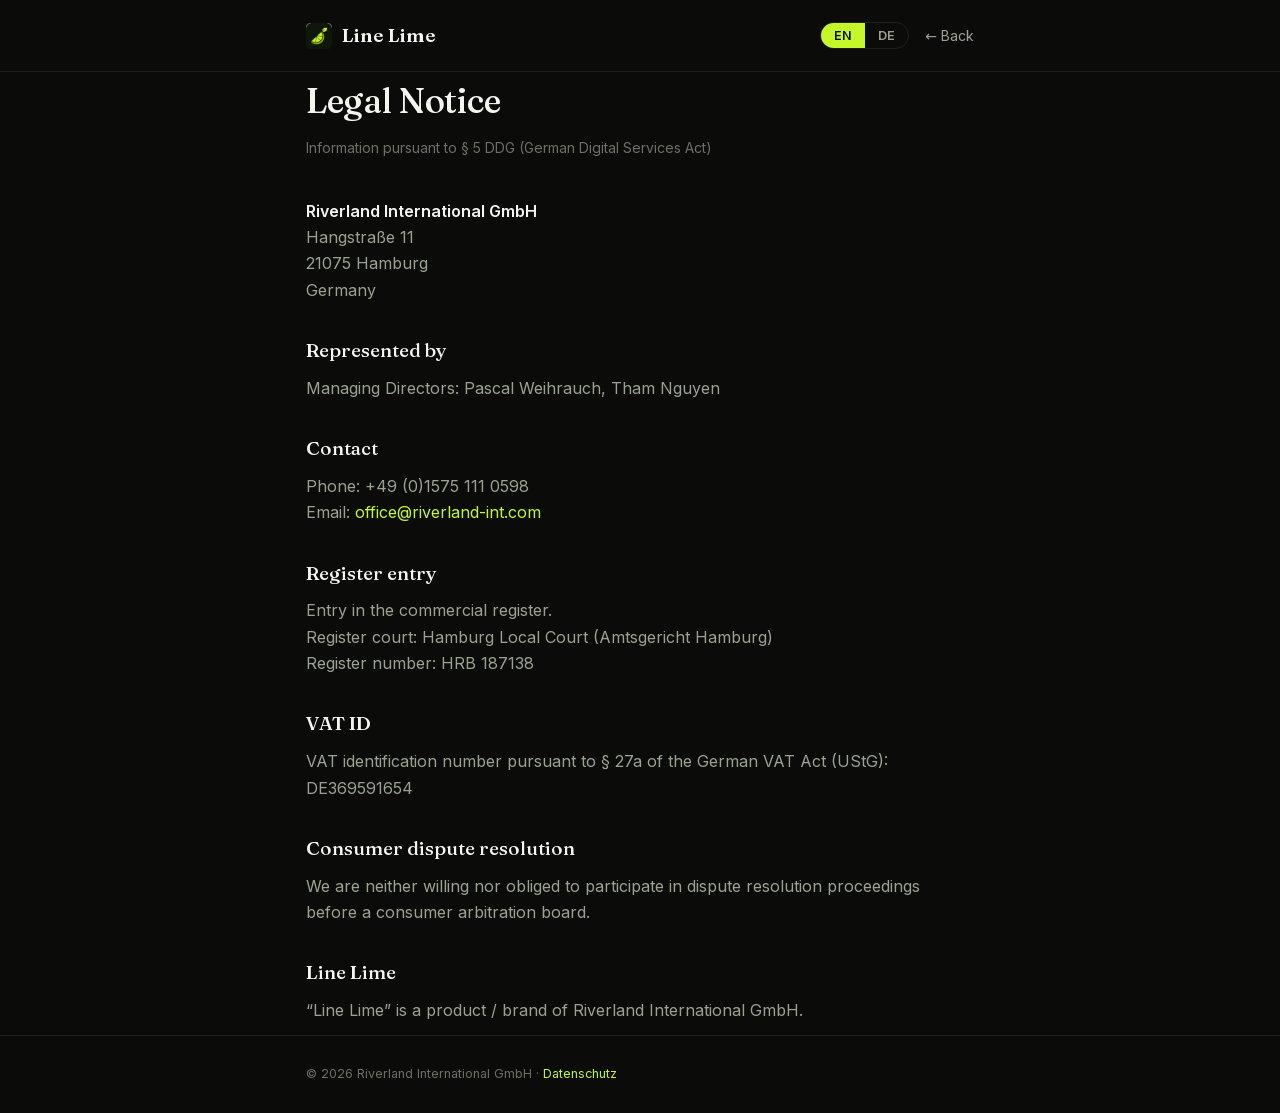
<file: impressum.html>
<!DOCTYPE html>
<html lang="de">
<head>
<meta charset="UTF-8" />
<meta name="viewport" content="width=device-width, initial-scale=1.0" />
<title>Impressum · Line Lime</title>
<meta name="robots" content="noindex" />
<link rel="stylesheet" href="fonts.css" />
<link rel="icon" type="image/png" href="logo.png" />
<style>
  :root{--bg:#0B0C0A;--ink:#F5F6EF;--muted:#9BA290;--faint:#6B7162;--lime:#C4F82A;--line:rgba(240,242,230,.09)}
  *{box-sizing:border-box;margin:0;padding:0}
  body{background:var(--bg);color:var(--ink);font-family:'Inter',system-ui,-apple-system,sans-serif;line-height:1.65;-webkit-font-smoothing:antialiased}
  .wrap{max-width:720px;margin:0 auto;padding:0 26px}
  a{color:var(--lime);text-decoration:none}
  a:hover{text-decoration:underline}
  header{border-bottom:1px solid var(--line);padding:20px 0}
  .head{display:flex;justify-content:space-between;align-items:center;gap:16px;flex-wrap:wrap}
  .brand{display:inline-flex;align-items:center;gap:10px;font-family:'Fraunces',serif;font-size:19px;font-weight:600;color:var(--ink)}
  .brand:hover{text-decoration:none}
  .brand svg{width:24px;height:24px}
  .head-right{display:flex;align-items:center;gap:16px}
  .back{color:var(--muted);font-size:14px}
  .lang{display:inline-flex;border:1px solid var(--line);border-radius:20px;overflow:hidden}
  .lang-btn{background:none;border:none;color:var(--muted);font-family:inherit;font-size:12.5px;font-weight:600;padding:5px 13px;cursor:pointer;transition:.15s}
  .lang-btn.on{background:var(--lime);color:#0B0C0A}
  main{padding:54px 0 80px}
  h1{font-family:'Fraunces',serif;font-weight:500;font-size:2.2rem;letter-spacing:-.01em}
  .sub{color:var(--faint);font-size:14px;margin:6px 0 38px}
  h2{font-family:'Fraunces',serif;font-weight:500;font-size:1.2rem;margin:32px 0 8px;color:var(--ink)}
  p{color:var(--muted);margin-bottom:12px}
  strong{color:var(--ink);font-weight:600}
  [hidden]{display:none}
  footer{border-top:1px solid var(--line);padding:28px 0;color:var(--faint);font-size:12.5px}
</style>
</head>
<body>
<header><div class="wrap head">
  <a class="brand" href="index.html"><img src="logo.png" alt="Line Lime" width="26" height="26" style="flex:none;display:block" /> Line Lime</a>
  <div class="head-right">
    <div class="lang" role="group" aria-label="Language">
      <button class="lang-btn" data-l="en" type="button">EN</button>
      <button class="lang-btn" data-l="de" type="button">DE</button>
    </div>
    <a class="back" href="index.html">← Back</a>
  </div>
</div></header>

<main class="wrap">

  <!-- ===================== DEUTSCH ===================== -->
  <div id="lang-de">
    <h1>Impressum</h1>
    <p class="sub">Angaben gemäß § 5 DDG</p>

    <p><strong>Riverland International GmbH</strong><br />
    Hangstraße 11<br />
    21075 Hamburg<br />
    Deutschland</p>

    <h2>Vertreten durch</h2>
    <p>Geschäftsführer: Pascal Weihrauch, Tham Nguyen</p>

    <h2>Kontakt</h2>
    <p>Telefon: +49 (0)1575 111 0598<br />
    E-Mail: <a href="mailto:office@riverland-int.com">office@riverland-int.com</a></p>

    <h2>Registereintrag</h2>
    <p>Eintragung im Handelsregister.<br />
    Registergericht: Amtsgericht Hamburg<br />
    Registernummer: HRB 187138</p>

    <h2>Umsatzsteuer-ID</h2>
    <p>Umsatzsteuer-Identifikationsnummer gemäß § 27a Umsatzsteuergesetz:<br />
    DE369591654</p>

    <h2>Verbraucherstreitbeilegung / Universalschlichtungsstelle</h2>
    <p>Wir sind nicht bereit oder verpflichtet, an Streitbeilegungsverfahren vor einer Verbraucherschlichtungsstelle teilzunehmen.</p>

    <h2>Line Lime</h2>
    <p>„Line Lime“ ist ein Produkt bzw. eine Marke der Riverland International GmbH.</p>
  </div>

  <!-- ===================== ENGLISH ===================== -->
  <div id="lang-en" hidden>
    <h1>Legal Notice</h1>
    <p class="sub">Information pursuant to § 5 DDG (German Digital Services Act)</p>

    <p><strong>Riverland International GmbH</strong><br />
    Hangstraße 11<br />
    21075 Hamburg<br />
    Germany</p>

    <h2>Represented by</h2>
    <p>Managing Directors: Pascal Weihrauch, Tham Nguyen</p>

    <h2>Contact</h2>
    <p>Phone: +49 (0)1575 111 0598<br />
    Email: <a href="mailto:office@riverland-int.com">office@riverland-int.com</a></p>

    <h2>Register entry</h2>
    <p>Entry in the commercial register.<br />
    Register court: Hamburg Local Court (Amtsgericht Hamburg)<br />
    Register number: HRB 187138</p>

    <h2>VAT ID</h2>
    <p>VAT identification number pursuant to § 27a of the German VAT Act (UStG):<br />
    DE369591654</p>

    <h2>Consumer dispute resolution</h2>
    <p>We are neither willing nor obliged to participate in dispute resolution proceedings before a consumer arbitration board.</p>

    <h2>Line Lime</h2>
    <p>“Line Lime” is a product / brand of Riverland International GmbH.</p>
  </div>

</main>

<footer><div class="wrap">© <span id="y"></span> Riverland International GmbH · <a href="privacy.html">Datenschutz</a></div></footer>

<script>
  (function(){
    var y = document.getElementById('y'); if(y) y.textContent = new Date().getFullYear();
    function setLang(l){
      document.getElementById('lang-en').hidden = l !== 'en';
      document.getElementById('lang-de').hidden = l !== 'de';
      document.documentElement.lang = l;
      document.title = (l === 'en' ? 'Legal Notice' : 'Impressum') + ' · Line Lime';
      document.querySelectorAll('.lang-btn').forEach(function(b){ b.classList.toggle('on', b.dataset.l === l); });
      try{ localStorage.setItem('ll_lang', l); }catch(e){}
    }
    var init = 'de';
    try{
      var stored = localStorage.getItem('ll_lang');
      if(stored === 'en' || stored === 'de') init = stored;
      else if(!(navigator.language || '').toLowerCase().startsWith('de')) init = 'en';
    }catch(e){}
    document.querySelectorAll('.lang-btn').forEach(function(b){ b.addEventListener('click', function(){ setLang(b.dataset.l); }); });
    setLang(init);
  })();
</script>
</body>
</html>
</file>
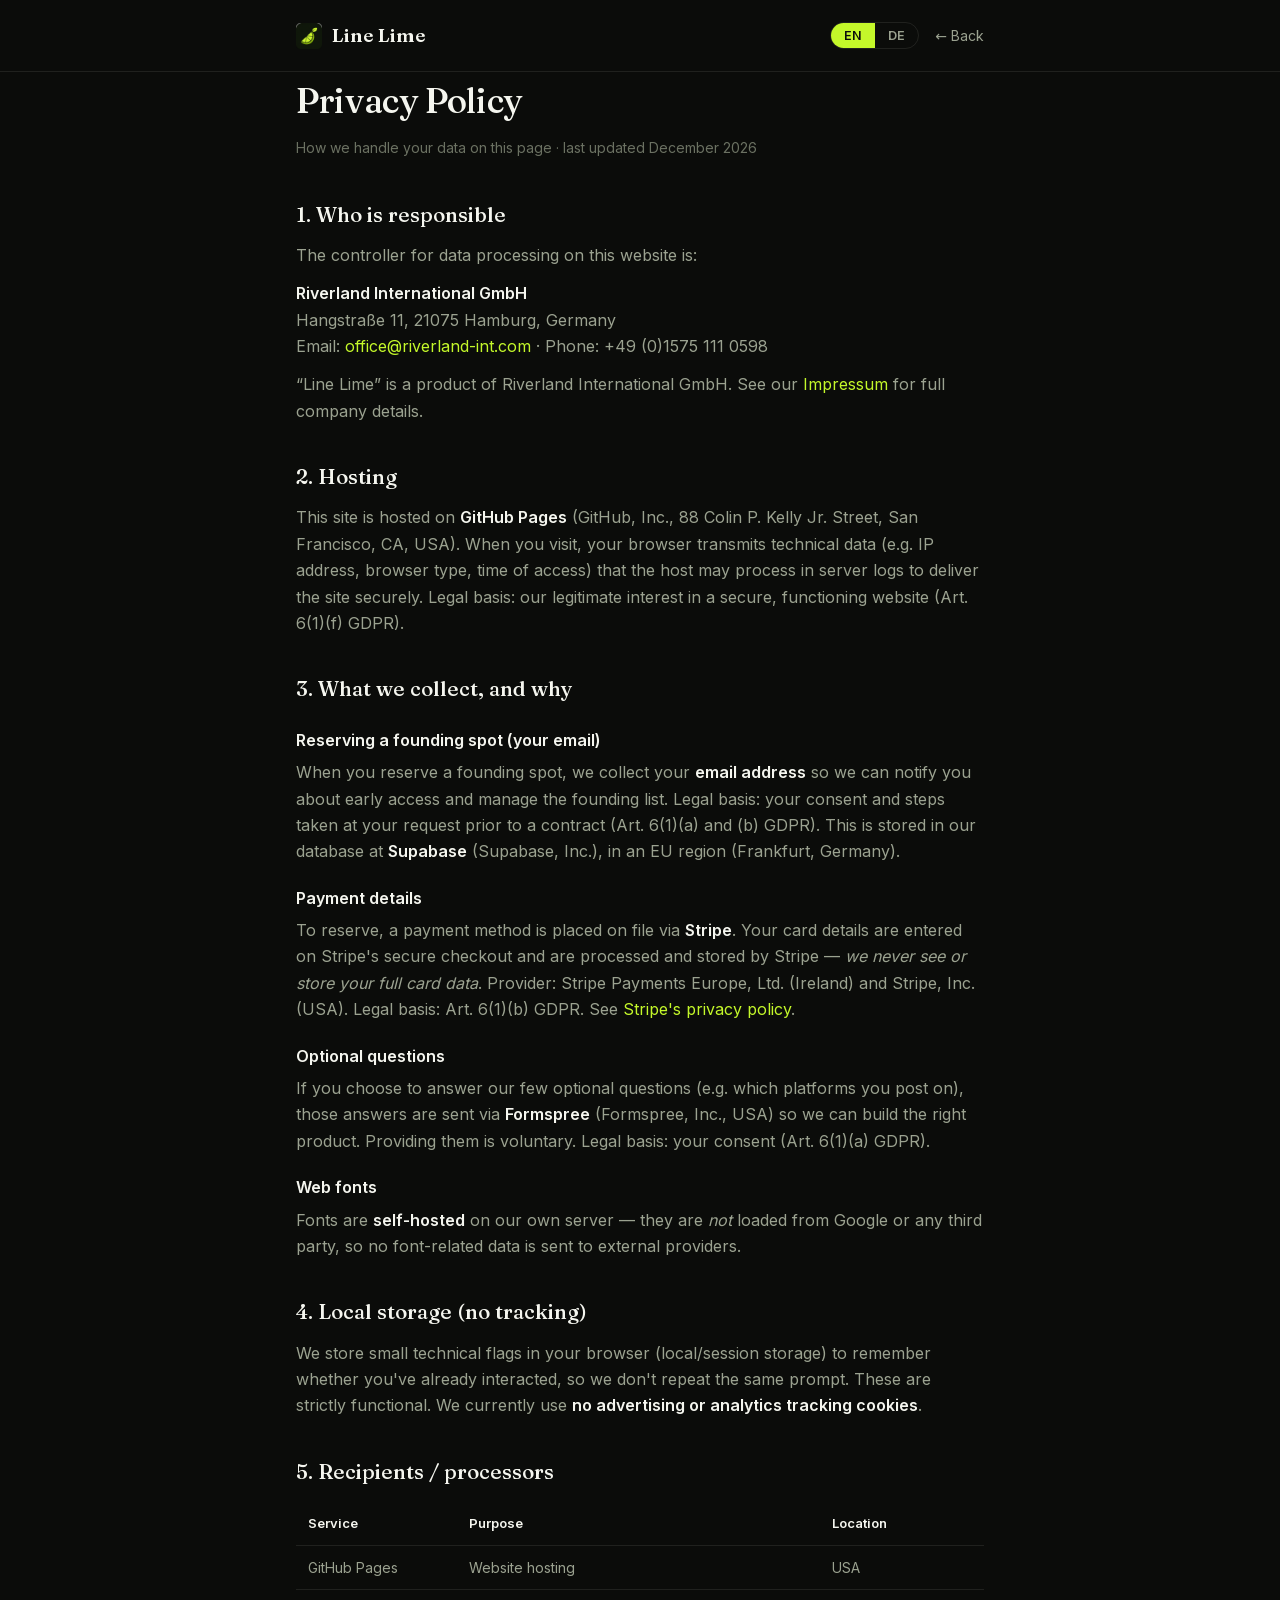
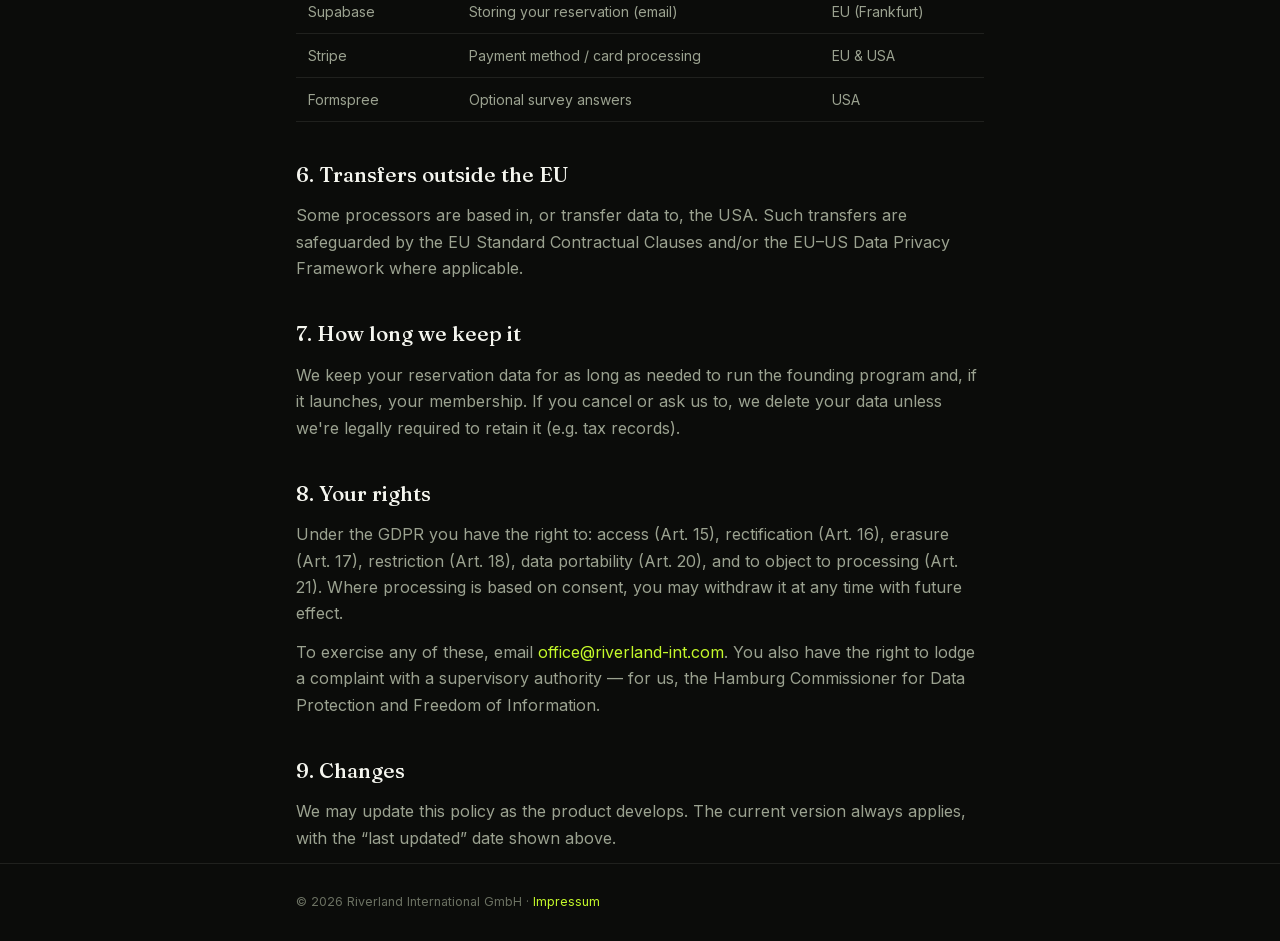
<file: privacy.html>
<!DOCTYPE html>
<html lang="en">
<head>
<meta charset="UTF-8" />
<meta name="viewport" content="width=device-width, initial-scale=1.0" />
<title>Privacy Policy · Line Lime</title>
<meta name="robots" content="noindex" />
<link rel="stylesheet" href="fonts.css" />
<link rel="icon" type="image/png" href="logo.png" />
<style>
  :root{--bg:#0B0C0A;--ink:#F5F6EF;--muted:#9BA290;--faint:#6B7162;--lime:#C4F82A;--line:rgba(240,242,230,.09)}
  *{box-sizing:border-box;margin:0;padding:0}
  body{background:var(--bg);color:var(--ink);font-family:'Inter',system-ui,-apple-system,sans-serif;line-height:1.65;-webkit-font-smoothing:antialiased}
  .wrap{max-width:740px;margin:0 auto;padding:0 26px}
  a{color:var(--lime);text-decoration:none}
  a:hover{text-decoration:underline}
  header{border-bottom:1px solid var(--line);padding:20px 0}
  .head{display:flex;justify-content:space-between;align-items:center;gap:16px;flex-wrap:wrap}
  .brand{display:inline-flex;align-items:center;gap:10px;font-family:'Fraunces',serif;font-size:19px;font-weight:600;color:var(--ink)}
  .brand:hover{text-decoration:none}
  .brand svg{width:24px;height:24px}
  .head-right{display:flex;align-items:center;gap:16px}
  .back{color:var(--muted);font-size:14px}
  .lang{display:inline-flex;border:1px solid var(--line);border-radius:20px;overflow:hidden}
  .lang-btn{background:none;border:none;color:var(--muted);font-family:inherit;font-size:12.5px;font-weight:600;padding:5px 13px;cursor:pointer;transition:.15s}
  .lang-btn.on{background:var(--lime);color:#0B0C0A}
  main{padding:54px 0 80px}
  h1{font-family:'Fraunces',serif;font-weight:500;font-size:2.2rem;letter-spacing:-.01em}
  .sub{color:var(--faint);font-size:14px;margin:6px 0 38px}
  h2{font-family:'Fraunces',serif;font-weight:500;font-size:1.3rem;margin:36px 0 10px;color:var(--ink)}
  h3{font-family:'Inter',sans-serif;font-weight:600;font-size:1rem;margin:20px 0 6px;color:var(--ink)}
  p,li{color:var(--muted);margin-bottom:12px}
  ul{padding-left:20px}
  strong{color:var(--ink);font-weight:600}
  table{width:100%;border-collapse:collapse;margin:14px 0;font-size:14px}
  th,td{text-align:left;padding:10px 12px;border-bottom:1px solid var(--line);color:var(--muted);vertical-align:top}
  th{color:var(--ink);font-weight:600;font-size:13px}
  [hidden]{display:none}
  footer{border-top:1px solid var(--line);padding:28px 0;color:var(--faint);font-size:12.5px}
</style>
</head>
<body>
<header><div class="wrap head">
  <a class="brand" href="index.html"><img src="logo.png" alt="Line Lime" width="26" height="26" style="flex:none;display:block" /> Line Lime</a>
  <div class="head-right">
    <div class="lang" role="group" aria-label="Language">
      <button class="lang-btn" data-l="en" type="button">EN</button>
      <button class="lang-btn" data-l="de" type="button">DE</button>
    </div>
    <a class="back" href="index.html">← Back</a>
  </div>
</div></header>

<main class="wrap">

  <!-- ===================== ENGLISH ===================== -->
  <div id="lang-en">
    <h1>Privacy Policy</h1>
    <p class="sub">How we handle your data on this page · last updated <span id="d-en"></span></p>

    <h2>1. Who is responsible</h2>
    <p>The controller for data processing on this website is:</p>
    <p><strong>Riverland International GmbH</strong><br />
    Hangstraße 11, 21075 Hamburg, Germany<br />
    Email: <a href="mailto:office@riverland-int.com">office@riverland-int.com</a> · Phone: +49 (0)1575 111 0598</p>
    <p>“Line Lime” is a product of Riverland International GmbH. See our <a href="impressum.html">Impressum</a> for full company details.</p>

    <h2>2. Hosting</h2>
    <p>This site is hosted on <strong>GitHub Pages</strong> (GitHub, Inc., 88 Colin P. Kelly Jr. Street, San Francisco, CA, USA). When you visit, your browser transmits technical data (e.g. IP address, browser type, time of access) that the host may process in server logs to deliver the site securely. Legal basis: our legitimate interest in a secure, functioning website (Art. 6(1)(f) GDPR).</p>

    <h2>3. What we collect, and why</h2>
    <h3>Reserving a founding spot (your email)</h3>
    <p>When you reserve a founding spot, we collect your <strong>email address</strong> so we can notify you about early access and manage the founding list. Legal basis: your consent and steps taken at your request prior to a contract (Art. 6(1)(a) and (b) GDPR). This is stored in our database at <strong>Supabase</strong> (Supabase, Inc.), in an EU region (Frankfurt, Germany).</p>
    <h3>Payment details</h3>
    <p>To reserve, a payment method is placed on file via <strong>Stripe</strong>. Your card details are entered on Stripe's secure checkout and are processed and stored by Stripe — <em>we never see or store your full card data</em>. Provider: Stripe Payments Europe, Ltd. (Ireland) and Stripe, Inc. (USA). Legal basis: Art. 6(1)(b) GDPR. See <a href="https://stripe.com/privacy" target="_blank" rel="noopener">Stripe's privacy policy</a>.</p>
    <h3>Optional questions</h3>
    <p>If you choose to answer our few optional questions (e.g. which platforms you post on), those answers are sent via <strong>Formspree</strong> (Formspree, Inc., USA) so we can build the right product. Providing them is voluntary. Legal basis: your consent (Art. 6(1)(a) GDPR).</p>
    <h3>Web fonts</h3>
    <p>Fonts are <strong>self-hosted</strong> on our own server — they are <em>not</em> loaded from Google or any third party, so no font-related data is sent to external providers.</p>

    <h2>4. Local storage (no tracking)</h2>
    <p>We store small technical flags in your browser (local/session storage) to remember whether you've already interacted, so we don't repeat the same prompt. These are strictly functional. We currently use <strong>no advertising or analytics tracking cookies</strong>.</p>

    <h2>5. Recipients / processors</h2>
    <table>
      <tr><th>Service</th><th>Purpose</th><th>Location</th></tr>
      <tr><td>GitHub Pages</td><td>Website hosting</td><td>USA</td></tr>
      <tr><td>Supabase</td><td>Storing your reservation (email)</td><td>EU (Frankfurt)</td></tr>
      <tr><td>Stripe</td><td>Payment method / card processing</td><td>EU &amp; USA</td></tr>
      <tr><td>Formspree</td><td>Optional survey answers</td><td>USA</td></tr>
    </table>

    <h2>6. Transfers outside the EU</h2>
    <p>Some processors are based in, or transfer data to, the USA. Such transfers are safeguarded by the EU Standard Contractual Clauses and/or the EU–US Data Privacy Framework where applicable.</p>

    <h2>7. How long we keep it</h2>
    <p>We keep your reservation data for as long as needed to run the founding program and, if it launches, your membership. If you cancel or ask us to, we delete your data unless we're legally required to retain it (e.g. tax records).</p>

    <h2>8. Your rights</h2>
    <p>Under the GDPR you have the right to: access (Art. 15), rectification (Art. 16), erasure (Art. 17), restriction (Art. 18), data portability (Art. 20), and to object to processing (Art. 21). Where processing is based on consent, you may withdraw it at any time with future effect.</p>
    <p>To exercise any of these, email <a href="mailto:office@riverland-int.com">office@riverland-int.com</a>. You also have the right to lodge a complaint with a supervisory authority — for us, the Hamburg Commissioner for Data Protection and Freedom of Information.</p>

    <h2>9. Changes</h2>
    <p>We may update this policy as the product develops. The current version always applies, with the “last updated” date shown above.</p>
  </div>

  <!-- ===================== DEUTSCH ===================== -->
  <div id="lang-de" hidden>
    <h1>Datenschutzerklärung</h1>
    <p class="sub">Wie wir Ihre Daten auf dieser Seite verarbeiten · zuletzt aktualisiert <span id="d-de"></span></p>

    <h2>1. Verantwortlicher</h2>
    <p>Verantwortlich für die Datenverarbeitung auf dieser Website ist:</p>
    <p><strong>Riverland International GmbH</strong><br />
    Hangstraße 11, 21075 Hamburg, Deutschland<br />
    E-Mail: <a href="mailto:office@riverland-int.com">office@riverland-int.com</a> · Telefon: +49 (0)1575 111 0598</p>
    <p>„Line Lime“ ist ein Produkt der Riverland International GmbH. Vollständige Angaben finden Sie im <a href="impressum.html">Impressum</a>.</p>

    <h2>2. Hosting</h2>
    <p>Diese Website wird bei <strong>GitHub Pages</strong> gehostet (GitHub, Inc., 88 Colin P. Kelly Jr. Street, San Francisco, CA, USA). Bei Ihrem Besuch übermittelt Ihr Browser technische Daten (z. B. IP-Adresse, Browsertyp, Zugriffszeit), die der Hoster in Server-Logs verarbeiten kann, um die Website sicher bereitzustellen. Rechtsgrundlage: unser berechtigtes Interesse an einer sicheren, funktionsfähigen Website (Art. 6 Abs. 1 lit. f DSGVO).</p>

    <h2>3. Welche Daten wir erheben – und warum</h2>
    <h3>Founding-Platz reservieren (Ihre E-Mail)</h3>
    <p>Wenn Sie einen Founding-Platz reservieren, erheben wir Ihre <strong>E-Mail-Adresse</strong>, um Sie über den frühen Zugang zu informieren und die Founding-Liste zu verwalten. Rechtsgrundlage: Ihre Einwilligung sowie vorvertragliche Maßnahmen auf Ihre Anfrage (Art. 6 Abs. 1 lit. a und b DSGVO). Die Speicherung erfolgt in unserer Datenbank bei <strong>Supabase</strong> (Supabase, Inc.) in einer EU-Region (Frankfurt, Deutschland).</p>
    <h3>Zahlungsdaten</h3>
    <p>Zur Reservierung wird eine Zahlungsmethode über <strong>Stripe</strong> hinterlegt. Ihre Kartendaten werden im sicheren Checkout von Stripe eingegeben und von Stripe verarbeitet und gespeichert — <em>wir sehen oder speichern Ihre vollständigen Kartendaten zu keiner Zeit</em>. Anbieter: Stripe Payments Europe, Ltd. (Irland) und Stripe, Inc. (USA). Rechtsgrundlage: Art. 6 Abs. 1 lit. b DSGVO. Siehe die <a href="https://stripe.com/privacy" target="_blank" rel="noopener">Datenschutzerklärung von Stripe</a>.</p>
    <h3>Optionale Fragen</h3>
    <p>Wenn Sie unsere wenigen optionalen Fragen beantworten (z. B. auf welchen Plattformen Sie posten), werden diese Antworten über <strong>Formspree</strong> (Formspree, Inc., USA) übermittelt, damit wir das richtige Produkt entwickeln. Die Angabe ist freiwillig. Rechtsgrundlage: Ihre Einwilligung (Art. 6 Abs. 1 lit. a DSGVO).</p>
    <h3>Web-Schriftarten</h3>
    <p>Schriftarten werden <strong>lokal auf unserem eigenen Server gehostet</strong> — sie werden <em>nicht</em> von Google oder einem anderen Drittanbieter geladen. Es werden somit keine schriftartbezogenen Daten an externe Anbieter übermittelt.</p>

    <h2>4. Lokale Speicherung (kein Tracking)</h2>
    <p>Wir speichern kleine technische Merker in Ihrem Browser (Local-/Session-Storage), um zu erkennen, ob Sie bereits interagiert haben, damit wir denselben Hinweis nicht wiederholt anzeigen. Diese sind rein funktional. Wir verwenden derzeit <strong>keine Werbe- oder Analyse-Tracking-Cookies</strong>.</p>

    <h2>5. Empfänger / Auftragsverarbeiter</h2>
    <table>
      <tr><th>Dienst</th><th>Zweck</th><th>Standort</th></tr>
      <tr><td>GitHub Pages</td><td>Website-Hosting</td><td>USA</td></tr>
      <tr><td>Supabase</td><td>Speicherung Ihrer Reservierung (E-Mail)</td><td>EU (Frankfurt)</td></tr>
      <tr><td>Stripe</td><td>Zahlungsmethode / Kartenverarbeitung</td><td>EU &amp; USA</td></tr>
      <tr><td>Formspree</td><td>Optionale Umfrageantworten</td><td>USA</td></tr>
    </table>

    <h2>6. Übermittlung in Drittländer</h2>
    <p>Einige Auftragsverarbeiter haben ihren Sitz in den USA oder übermitteln Daten dorthin. Solche Übermittlungen werden durch die EU-Standardvertragsklauseln und/oder das EU-US Data Privacy Framework abgesichert, soweit anwendbar.</p>

    <h2>7. Speicherdauer</h2>
    <p>Wir speichern Ihre Reservierungsdaten so lange, wie es für die Durchführung des Founding-Programms und – im Falle eines Starts – Ihre Mitgliedschaft erforderlich ist. Wenn Sie Ihre Reservierung stornieren oder uns darum bitten, löschen wir Ihre Daten, sofern wir nicht gesetzlich zur Aufbewahrung verpflichtet sind (z. B. steuerliche Aufbewahrungspflichten).</p>

    <h2>8. Ihre Rechte</h2>
    <p>Nach der DSGVO haben Sie das Recht auf: Auskunft (Art. 15), Berichtigung (Art. 16), Löschung (Art. 17), Einschränkung der Verarbeitung (Art. 18), Datenübertragbarkeit (Art. 20) und Widerspruch gegen die Verarbeitung (Art. 21). Soweit die Verarbeitung auf einer Einwilligung beruht, können Sie diese jederzeit mit Wirkung für die Zukunft widerrufen.</p>
    <p>Zur Ausübung genügt eine E-Mail an <a href="mailto:office@riverland-int.com">office@riverland-int.com</a>. Ihnen steht zudem ein Beschwerderecht bei einer Aufsichtsbehörde zu — für uns: Der Hamburgische Beauftragte für Datenschutz und Informationsfreiheit.</p>

    <h2>9. Änderungen</h2>
    <p>Wir können diese Erklärung im Zuge der Produktentwicklung aktualisieren. Es gilt stets die aktuelle Fassung mit dem oben genannten Datum der letzten Aktualisierung.</p>
  </div>

</main>

<footer><div class="wrap">© <span id="y"></span> Riverland International GmbH · <a href="impressum.html">Impressum</a></div></footer>

<script>
  (function(){
    const y = document.getElementById('y'); if(y) y.textContent = new Date().getFullYear();
    const de = document.getElementById('d-de'), en = document.getElementById('d-en');
    if(en) en.textContent = new Date().toLocaleDateString('en-GB', {year:'numeric', month:'long'});
    if(de) de.textContent = new Date().toLocaleDateString('de-DE', {year:'numeric', month:'long'});

    function setLang(l){
      document.getElementById('lang-en').hidden = l !== 'en';
      document.getElementById('lang-de').hidden = l !== 'de';
      document.documentElement.lang = l;
      document.title = (l === 'de' ? 'Datenschutzerklärung' : 'Privacy Policy') + ' · Line Lime';
      document.querySelectorAll('.lang-btn').forEach(b => b.classList.toggle('on', b.dataset.l === l));
      try{ localStorage.setItem('ll_lang', l); }catch(e){}
    }
    let init = 'en';
    try{
      const stored = localStorage.getItem('ll_lang');
      if(stored === 'en' || stored === 'de') init = stored;
      else if((navigator.language || '').toLowerCase().startsWith('de')) init = 'de';
    }catch(e){}
    document.querySelectorAll('.lang-btn').forEach(b => b.addEventListener('click', () => setLang(b.dataset.l)));
    setLang(init);
  })();
</script>
</body>
</html>
</file>
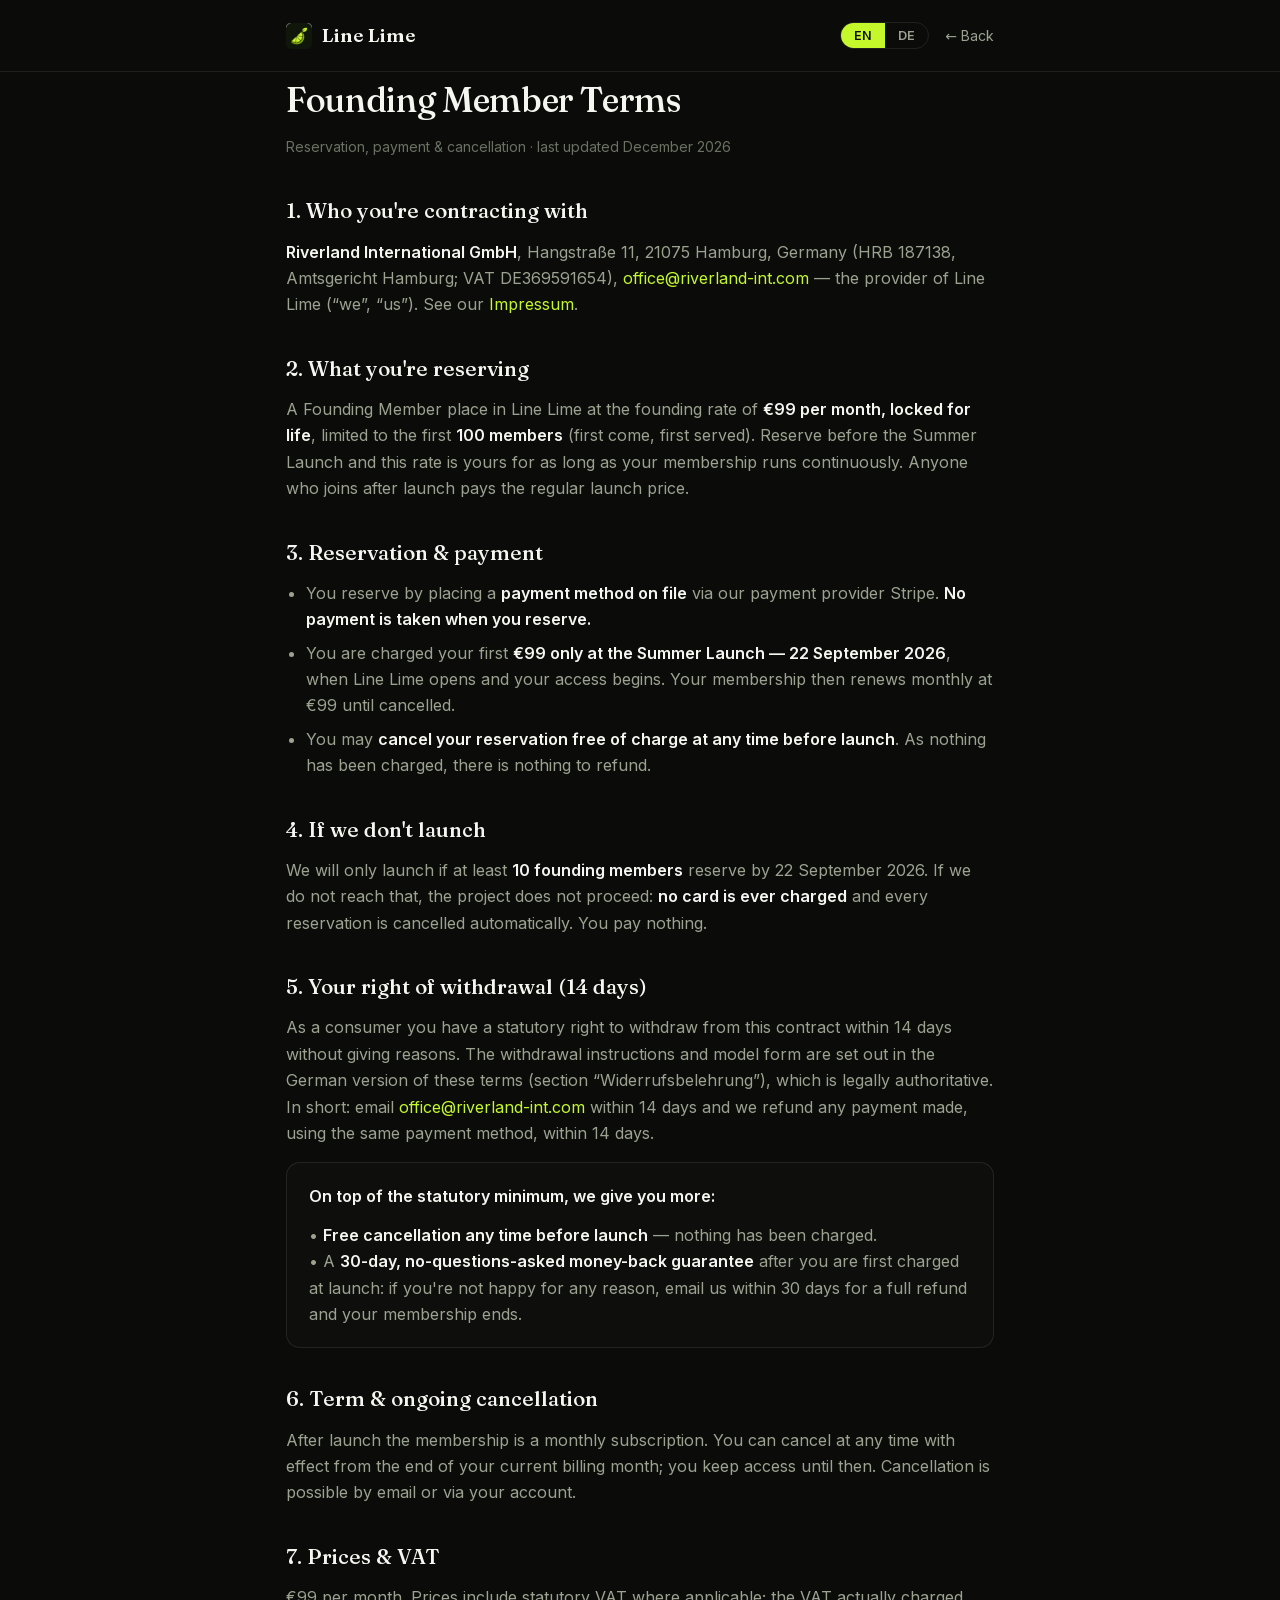
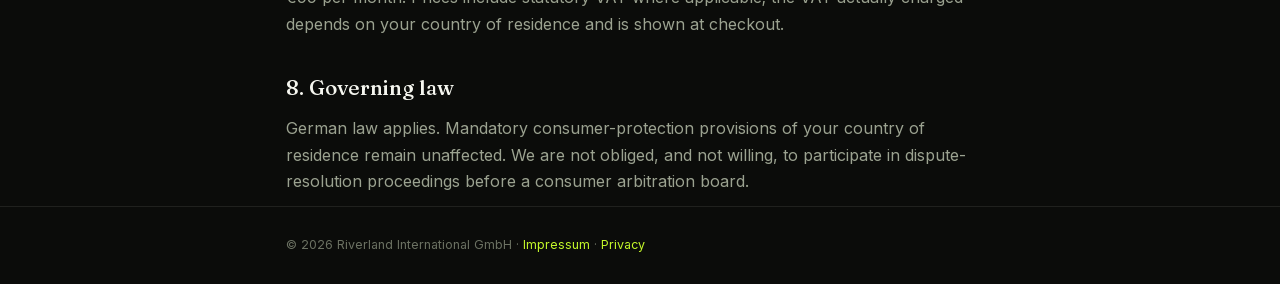
<file: terms.html>
<!DOCTYPE html>
<html lang="en">
<head>
<meta charset="UTF-8" />
<meta name="viewport" content="width=device-width, initial-scale=1.0" />
<title>Founding Terms · Line Lime</title>
<meta name="robots" content="noindex" />
<link rel="stylesheet" href="fonts.css" />
<link rel="icon" type="image/png" href="logo.png" />
<style>
  :root{--bg:#0B0C0A;--ink:#F5F6EF;--muted:#9BA290;--faint:#6B7162;--lime:#C4F82A;--line:rgba(240,242,230,.09)}
  *{box-sizing:border-box;margin:0;padding:0}
  body{background:var(--bg);color:var(--ink);font-family:'Inter',system-ui,-apple-system,sans-serif;line-height:1.65;-webkit-font-smoothing:antialiased}
  .wrap{max-width:760px;margin:0 auto;padding:0 26px}
  a{color:var(--lime);text-decoration:none}
  a:hover{text-decoration:underline}
  header{border-bottom:1px solid var(--line);padding:20px 0}
  .head{display:flex;justify-content:space-between;align-items:center;gap:16px;flex-wrap:wrap}
  .brand{display:inline-flex;align-items:center;gap:10px;font-family:'Fraunces',serif;font-size:19px;font-weight:600;color:var(--ink)}
  .brand:hover{text-decoration:none}
  .brand svg{width:24px;height:24px}
  .head-right{display:flex;align-items:center;gap:16px}
  .back{color:var(--muted);font-size:14px}
  .lang{display:inline-flex;border:1px solid var(--line);border-radius:20px;overflow:hidden}
  .lang-btn{background:none;border:none;color:var(--muted);font-family:inherit;font-size:12.5px;font-weight:600;padding:5px 13px;cursor:pointer;transition:.15s}
  .lang-btn.on{background:var(--lime);color:#0B0C0A}
  main{padding:52px 0 80px}
  h1{font-family:'Fraunces',serif;font-weight:500;font-size:2.15rem;letter-spacing:-.01em}
  .sub{color:var(--faint);font-size:14px;margin:6px 0 36px}
  h2{font-family:'Fraunces',serif;font-weight:500;font-size:1.3rem;margin:34px 0 10px;color:var(--ink)}
  h3{font-family:'Inter',sans-serif;font-weight:600;font-size:1rem;margin:20px 0 6px;color:var(--ink)}
  p,li{color:var(--muted);margin-bottom:12px}
  ul{padding-left:20px}li{margin-bottom:7px}
  strong{color:var(--ink);font-weight:600}
  .box{border:1px solid var(--line);border-radius:14px;padding:20px 22px;margin:16px 0;background:rgba(240,242,230,.014)}
  .box p:last-child{margin-bottom:0}
  [hidden]{display:none}
  footer{border-top:1px solid var(--line);padding:28px 0;color:var(--faint);font-size:12.5px}
</style>
</head>
<body>
<header><div class="wrap head">
  <a class="brand" href="index.html"><img src="logo.png" alt="Line Lime" width="26" height="26" style="flex:none;display:block" /> Line Lime</a>
  <div class="head-right">
    <div class="lang" role="group" aria-label="Language">
      <button class="lang-btn" data-l="en" type="button">EN</button>
      <button class="lang-btn" data-l="de" type="button">DE</button>
    </div>
    <a class="back" href="index.html">← Back</a>
  </div>
</div></header>

<main class="wrap">

  <!-- ===================== ENGLISH ===================== -->
  <div id="lang-en">
    <h1>Founding Member Terms</h1>
    <p class="sub">Reservation, payment &amp; cancellation · last updated <span id="d-en"></span></p>

    <h2>1. Who you're contracting with</h2>
    <p><strong>Riverland International GmbH</strong>, Hangstraße 11, 21075 Hamburg, Germany (HRB 187138, Amtsgericht Hamburg; VAT DE369591654), <a href="mailto:office@riverland-int.com">office@riverland-int.com</a> — the provider of Line Lime (“we”, “us”). See our <a href="impressum.html">Impressum</a>.</p>

    <h2>2. What you're reserving</h2>
    <p>A Founding Member place in Line Lime at the founding rate of <strong>€99 per month, locked for life</strong>, limited to the first <strong>100 members</strong> (first come, first served). Reserve before the Summer Launch and this rate is yours for as long as your membership runs continuously. Anyone who joins after launch pays the regular launch price.</p>

    <h2>3. Reservation &amp; payment</h2>
    <ul>
      <li>You reserve by placing a <strong>payment method on file</strong> via our payment provider Stripe. <strong>No payment is taken when you reserve.</strong></li>
      <li>You are charged your first <strong>€99 only at the Summer Launch — 22 September 2026</strong>, when Line Lime opens and your access begins. Your membership then renews monthly at €99 until cancelled.</li>
      <li>You may <strong>cancel your reservation free of charge at any time before launch</strong>. As nothing has been charged, there is nothing to refund.</li>
    </ul>

    <h2>4. If we don't launch</h2>
    <p>We will only launch if at least <strong>10 founding members</strong> reserve by 22 September 2026. If we do not reach that, the project does not proceed: <strong>no card is ever charged</strong> and every reservation is cancelled automatically. You pay nothing.</p>

    <h2>5. Your right of withdrawal (14 days)</h2>
    <p>As a consumer you have a statutory right to withdraw from this contract within 14 days without giving reasons. The withdrawal instructions and model form are set out in the German version of these terms (section “Widerrufsbelehrung”), which is legally authoritative. In short: email <a href="mailto:office@riverland-int.com">office@riverland-int.com</a> within 14 days and we refund any payment made, using the same payment method, within 14 days.</p>
    <div class="box">
      <p><strong>On top of the statutory minimum, we give you more:</strong></p>
      <p>• <strong>Free cancellation any time before launch</strong> — nothing has been charged.<br />
      • A <strong>30-day, no-questions-asked money-back guarantee</strong> after you are first charged at launch: if you're not happy for any reason, email us within 30 days for a full refund and your membership ends.</p>
    </div>

    <h2>6. Term &amp; ongoing cancellation</h2>
    <p>After launch the membership is a monthly subscription. You can cancel at any time with effect from the end of your current billing month; you keep access until then. Cancellation is possible by email or via your account.</p>

    <h2>7. Prices &amp; VAT</h2>
    <p>€99 per month. Prices include statutory VAT where applicable; the VAT actually charged depends on your country of residence and is shown at checkout.</p>

    <h2>8. Governing law</h2>
    <p>German law applies. Mandatory consumer-protection provisions of your country of residence remain unaffected. We are not obliged, and not willing, to participate in dispute-resolution proceedings before a consumer arbitration board.</p>
  </div>

  <!-- ===================== DEUTSCH ===================== -->
  <div id="lang-de" hidden>
    <h1>Founding-Mitglied — Bedingungen</h1>
    <p class="sub">Reservierung, Zahlung &amp; Kündigung · zuletzt aktualisiert <span id="d-de"></span></p>

    <h2>1. Ihr Vertragspartner</h2>
    <p><strong>Riverland International GmbH</strong>, Hangstraße 11, 21075 Hamburg, Deutschland (HRB 187138, Amtsgericht Hamburg; USt-IdNr. DE369591654), <a href="mailto:office@riverland-int.com">office@riverland-int.com</a> — Anbieterin von Line Lime („wir“, „uns“). Siehe <a href="impressum.html">Impressum</a>.</p>

    <h2>2. Was Sie reservieren</h2>
    <p>Einen Founding-Mitglied-Platz in Line Lime zum Founding-Preis von <strong>99 € pro Monat, lebenslang festgeschrieben</strong>, begrenzt auf die ersten <strong>100 Mitglieder</strong> (in der Reihenfolge des Eingangs). Wer vor dem Summer Launch reserviert, sichert sich diesen Preis, solange die Mitgliedschaft ununterbrochen läuft. Wer nach dem Launch beitritt, zahlt den regulären Launch-Preis.</p>

    <h2>3. Reservierung &amp; Zahlung</h2>
    <ul>
      <li>Sie reservieren, indem Sie über unseren Zahlungsdienstleister Stripe eine <strong>Zahlungsmethode hinterlegen</strong>. <strong>Bei der Reservierung wird keine Zahlung eingezogen.</strong></li>
      <li>Ihre ersten <strong>99 € werden erst zum Summer Launch — 22. September 2026</strong> abgebucht, wenn Line Lime startet und Ihr Zugang beginnt. Die Mitgliedschaft verlängert sich danach monatlich zu 99 €, bis Sie kündigen.</li>
      <li>Sie können Ihre Reservierung <strong>jederzeit vor dem Launch kostenlos stornieren</strong>. Da nichts abgebucht wurde, gibt es nichts zu erstatten.</li>
    </ul>

    <h2>4. Wenn wir nicht starten</h2>
    <p>Wir starten nur, wenn bis zum 22. September 2026 mindestens <strong>10 Founding-Mitglieder</strong> reservieren. Erreichen wir das nicht, wird das Projekt nicht durchgeführt: <strong>es wird keine Karte belastet</strong> und jede Reservierung wird automatisch aufgehoben. Sie zahlen nichts.</p>

    <h2>5. Widerrufsbelehrung</h2>
    <h3>Widerrufsrecht</h3>
    <p>Sie haben das Recht, binnen vierzehn Tagen ohne Angabe von Gründen diesen Vertrag zu widerrufen. Die Widerrufsfrist beträgt vierzehn Tage ab dem Tag des Vertragsabschlusses.</p>
    <p>Um Ihr Widerrufsrecht auszuüben, müssen Sie uns (Riverland International GmbH, Hangstraße 11, 21075 Hamburg, E-Mail: office@riverland-int.com) mittels einer eindeutigen Erklärung (z. B. ein mit der Post versandter Brief oder eine E-Mail) über Ihren Entschluss, diesen Vertrag zu widerrufen, informieren. Sie können dafür das nachstehende Muster-Widerrufsformular verwenden, das jedoch nicht vorgeschrieben ist.</p>
    <p>Zur Wahrung der Widerrufsfrist reicht es aus, dass Sie die Mitteilung über die Ausübung des Widerrufsrechts vor Ablauf der Widerrufsfrist absenden.</p>
    <h3>Folgen des Widerrufs</h3>
    <p>Wenn Sie diesen Vertrag widerrufen, haben wir Ihnen alle Zahlungen, die wir von Ihnen erhalten haben, unverzüglich und spätestens binnen vierzehn Tagen ab dem Tag zurückzuzahlen, an dem die Mitteilung über Ihren Widerruf dieses Vertrags bei uns eingegangen ist. Für diese Rückzahlung verwenden wir dasselbe Zahlungsmittel, das Sie bei der ursprünglichen Transaktion eingesetzt haben, es sei denn, mit Ihnen wurde ausdrücklich etwas anderes vereinbart; in keinem Fall werden Ihnen wegen dieser Rückzahlung Entgelte berechnet.</p>
    <div class="box">
      <p><strong>Muster-Widerrufsformular</strong></p>
      <p>(Wenn Sie den Vertrag widerrufen wollen, füllen Sie bitte dieses Formular aus und senden Sie es zurück.)</p>
      <p>An: Riverland International GmbH, Hangstraße 11, 21075 Hamburg, E-Mail: office@riverland-int.com<br />
      — Hiermit widerrufe(n) ich/wir (*) den von mir/uns (*) abgeschlossenen Vertrag über die Erbringung der folgenden Dienstleistung: Line-Lime-Founding-Mitgliedschaft<br />
      — Bestellt am (*): __________<br />
      — Name des/der Verbraucher(s): __________<br />
      — Anschrift des/der Verbraucher(s): __________<br />
      — Unterschrift (nur bei Mitteilung auf Papier): __________<br />
      — Datum: __________<br />
      (*) Unzutreffendes streichen.</p>
    </div>

    <h2>6. Zusätzliche Zusagen</h2>
    <p>Über das gesetzliche Minimum hinaus: <strong>kostenlose Stornierung jederzeit vor dem Launch</strong> (es wurde nichts abgebucht) sowie eine <strong>30-tägige Geld-zurück-Garantie ohne Angabe von Gründen</strong> ab der ersten Abbuchung zum Launch — schreiben Sie uns innerhalb von 30 Tagen und Sie erhalten eine vollständige Erstattung, die Mitgliedschaft endet.</p>

    <h2>7. Laufzeit &amp; laufende Kündigung</h2>
    <p>Nach dem Launch ist die Mitgliedschaft ein monatliches Abonnement. Sie können jederzeit zum Ende des laufenden Abrechnungsmonats kündigen; bis dahin behalten Sie den Zugang. Die Kündigung ist per E-Mail oder über Ihr Konto möglich.</p>

    <h2>8. Preise &amp; Umsatzsteuer</h2>
    <p>99 € pro Monat. Preise verstehen sich inklusive der gesetzlichen Umsatzsteuer, soweit anwendbar; die tatsächlich berechnete Umsatzsteuer richtet sich nach Ihrem Wohnsitzland und wird beim Checkout ausgewiesen.</p>

    <h2>9. Anwendbares Recht</h2>
    <p>Es gilt deutsches Recht. Zwingende verbraucherschützende Vorschriften Ihres Wohnsitzlandes bleiben unberührt. Wir sind nicht verpflichtet und nicht bereit, an Streitbeilegungsverfahren vor einer Verbraucherschlichtungsstelle teilzunehmen.</p>
  </div>

</main>

<footer><div class="wrap">© <span id="y"></span> Riverland International GmbH · <a href="impressum.html">Impressum</a> · <a href="privacy.html">Privacy</a></div></footer>

<script>
  (function(){
    var y=document.getElementById('y'); if(y) y.textContent=new Date().getFullYear();
    var en=document.getElementById('d-en'), de=document.getElementById('d-de');
    if(en) en.textContent=new Date().toLocaleDateString('en-GB',{year:'numeric',month:'long'});
    if(de) de.textContent=new Date().toLocaleDateString('de-DE',{year:'numeric',month:'long'});
    function setLang(l){
      document.getElementById('lang-en').hidden=l!=='en';
      document.getElementById('lang-de').hidden=l!=='de';
      document.documentElement.lang=l;
      document.title=(l==='de'?'Founding-Bedingungen':'Founding Terms')+' · Line Lime';
      document.querySelectorAll('.lang-btn').forEach(function(b){b.classList.toggle('on',b.dataset.l===l);});
      try{localStorage.setItem('ll_lang',l);}catch(e){}
    }
    var init='en';
    try{
      var s=localStorage.getItem('ll_lang');
      if(s==='en'||s==='de') init=s;
      else if((navigator.language||'').toLowerCase().startsWith('de')) init='de';
    }catch(e){}
    document.querySelectorAll('.lang-btn').forEach(function(b){b.addEventListener('click',function(){setLang(b.dataset.l);});});
    setLang(init);
  })();
</script>
</body>
</html>
</file>
<file: fonts.css>
/* Line Lime — self-hosted fonts (no external requests) */
/* latin-ext */
@font-face {
  font-family: 'Fraunces';
  font-style: italic;
  font-weight: 400;
  font-display: swap;
  src: url(fonts/Fraunces-400i-latin-ext.woff2) format('woff2');
  unicode-range: U+0100-02BA, U+02BD-02C5, U+02C7-02CC, U+02CE-02D7, U+02DD-02FF, U+0304, U+0308, U+0329, U+1D00-1DBF, U+1E00-1E9F, U+1EF2-1EFF, U+2020, U+20A0-20AB, U+20AD-20C0, U+2113, U+2C60-2C7F, U+A720-A7FF;
}
/* latin */
@font-face {
  font-family: 'Fraunces';
  font-style: italic;
  font-weight: 400;
  font-display: swap;
  src: url(fonts/Fraunces-400i-latin.woff2) format('woff2');
  unicode-range: U+0000-00FF, U+0131, U+0152-0153, U+02BB-02BC, U+02C6, U+02DA, U+02DC, U+0304, U+0308, U+0329, U+2000-206F, U+20AC, U+2122, U+2191, U+2193, U+2212, U+2215, U+FEFF, U+FFFD;
}
/* latin-ext */
@font-face {
  font-family: 'Fraunces';
  font-style: normal;
  font-weight: 400;
  font-display: swap;
  src: url(fonts/Fraunces-400-latin-ext.woff2) format('woff2');
  unicode-range: U+0100-02BA, U+02BD-02C5, U+02C7-02CC, U+02CE-02D7, U+02DD-02FF, U+0304, U+0308, U+0329, U+1D00-1DBF, U+1E00-1E9F, U+1EF2-1EFF, U+2020, U+20A0-20AB, U+20AD-20C0, U+2113, U+2C60-2C7F, U+A720-A7FF;
}
/* latin */
@font-face {
  font-family: 'Fraunces';
  font-style: normal;
  font-weight: 400;
  font-display: swap;
  src: url(fonts/Fraunces-400-latin.woff2) format('woff2');
  unicode-range: U+0000-00FF, U+0131, U+0152-0153, U+02BB-02BC, U+02C6, U+02DA, U+02DC, U+0304, U+0308, U+0329, U+2000-206F, U+20AC, U+2122, U+2191, U+2193, U+2212, U+2215, U+FEFF, U+FFFD;
}
/* latin-ext */
@font-face {
  font-family: 'Fraunces';
  font-style: normal;
  font-weight: 500;
  font-display: swap;
  src: url(fonts/Fraunces-500-latin-ext.woff2) format('woff2');
  unicode-range: U+0100-02BA, U+02BD-02C5, U+02C7-02CC, U+02CE-02D7, U+02DD-02FF, U+0304, U+0308, U+0329, U+1D00-1DBF, U+1E00-1E9F, U+1EF2-1EFF, U+2020, U+20A0-20AB, U+20AD-20C0, U+2113, U+2C60-2C7F, U+A720-A7FF;
}
/* latin */
@font-face {
  font-family: 'Fraunces';
  font-style: normal;
  font-weight: 500;
  font-display: swap;
  src: url(fonts/Fraunces-500-latin.woff2) format('woff2');
  unicode-range: U+0000-00FF, U+0131, U+0152-0153, U+02BB-02BC, U+02C6, U+02DA, U+02DC, U+0304, U+0308, U+0329, U+2000-206F, U+20AC, U+2122, U+2191, U+2193, U+2212, U+2215, U+FEFF, U+FFFD;
}
/* latin-ext */
@font-face {
  font-family: 'Fraunces';
  font-style: normal;
  font-weight: 600;
  font-display: swap;
  src: url(fonts/Fraunces-600-latin-ext.woff2) format('woff2');
  unicode-range: U+0100-02BA, U+02BD-02C5, U+02C7-02CC, U+02CE-02D7, U+02DD-02FF, U+0304, U+0308, U+0329, U+1D00-1DBF, U+1E00-1E9F, U+1EF2-1EFF, U+2020, U+20A0-20AB, U+20AD-20C0, U+2113, U+2C60-2C7F, U+A720-A7FF;
}
/* latin */
@font-face {
  font-family: 'Fraunces';
  font-style: normal;
  font-weight: 600;
  font-display: swap;
  src: url(fonts/Fraunces-600-latin.woff2) format('woff2');
  unicode-range: U+0000-00FF, U+0131, U+0152-0153, U+02BB-02BC, U+02C6, U+02DA, U+02DC, U+0304, U+0308, U+0329, U+2000-206F, U+20AC, U+2122, U+2191, U+2193, U+2212, U+2215, U+FEFF, U+FFFD;
}
/* latin-ext */
@font-face {
  font-family: 'Inter';
  font-style: normal;
  font-weight: 400;
  font-display: swap;
  src: url(fonts/Inter-400-latin-ext.woff2) format('woff2');
  unicode-range: U+0100-02BA, U+02BD-02C5, U+02C7-02CC, U+02CE-02D7, U+02DD-02FF, U+0304, U+0308, U+0329, U+1D00-1DBF, U+1E00-1E9F, U+1EF2-1EFF, U+2020, U+20A0-20AB, U+20AD-20C0, U+2113, U+2C60-2C7F, U+A720-A7FF;
}
/* latin */
@font-face {
  font-family: 'Inter';
  font-style: normal;
  font-weight: 400;
  font-display: swap;
  src: url(fonts/Inter-400-latin.woff2) format('woff2');
  unicode-range: U+0000-00FF, U+0131, U+0152-0153, U+02BB-02BC, U+02C6, U+02DA, U+02DC, U+0304, U+0308, U+0329, U+2000-206F, U+20AC, U+2122, U+2191, U+2193, U+2212, U+2215, U+FEFF, U+FFFD;
}
/* latin-ext */
@font-face {
  font-family: 'Inter';
  font-style: normal;
  font-weight: 450;
  font-display: swap;
  src: url(fonts/Inter-450-latin-ext.woff2) format('woff2');
  unicode-range: U+0100-02BA, U+02BD-02C5, U+02C7-02CC, U+02CE-02D7, U+02DD-02FF, U+0304, U+0308, U+0329, U+1D00-1DBF, U+1E00-1E9F, U+1EF2-1EFF, U+2020, U+20A0-20AB, U+20AD-20C0, U+2113, U+2C60-2C7F, U+A720-A7FF;
}
/* latin */
@font-face {
  font-family: 'Inter';
  font-style: normal;
  font-weight: 450;
  font-display: swap;
  src: url(fonts/Inter-450-latin.woff2) format('woff2');
  unicode-range: U+0000-00FF, U+0131, U+0152-0153, U+02BB-02BC, U+02C6, U+02DA, U+02DC, U+0304, U+0308, U+0329, U+2000-206F, U+20AC, U+2122, U+2191, U+2193, U+2212, U+2215, U+FEFF, U+FFFD;
}
/* latin-ext */
@font-face {
  font-family: 'Inter';
  font-style: normal;
  font-weight: 500;
  font-display: swap;
  src: url(fonts/Inter-500-latin-ext.woff2) format('woff2');
  unicode-range: U+0100-02BA, U+02BD-02C5, U+02C7-02CC, U+02CE-02D7, U+02DD-02FF, U+0304, U+0308, U+0329, U+1D00-1DBF, U+1E00-1E9F, U+1EF2-1EFF, U+2020, U+20A0-20AB, U+20AD-20C0, U+2113, U+2C60-2C7F, U+A720-A7FF;
}
/* latin */
@font-face {
  font-family: 'Inter';
  font-style: normal;
  font-weight: 500;
  font-display: swap;
  src: url(fonts/Inter-500-latin.woff2) format('woff2');
  unicode-range: U+0000-00FF, U+0131, U+0152-0153, U+02BB-02BC, U+02C6, U+02DA, U+02DC, U+0304, U+0308, U+0329, U+2000-206F, U+20AC, U+2122, U+2191, U+2193, U+2212, U+2215, U+FEFF, U+FFFD;
}
/* latin-ext */
@font-face {
  font-family: 'Inter';
  font-style: normal;
  font-weight: 600;
  font-display: swap;
  src: url(fonts/Inter-600-latin-ext.woff2) format('woff2');
  unicode-range: U+0100-02BA, U+02BD-02C5, U+02C7-02CC, U+02CE-02D7, U+02DD-02FF, U+0304, U+0308, U+0329, U+1D00-1DBF, U+1E00-1E9F, U+1EF2-1EFF, U+2020, U+20A0-20AB, U+20AD-20C0, U+2113, U+2C60-2C7F, U+A720-A7FF;
}
/* latin */
@font-face {
  font-family: 'Inter';
  font-style: normal;
  font-weight: 600;
  font-display: swap;
  src: url(fonts/Inter-600-latin.woff2) format('woff2');
  unicode-range: U+0000-00FF, U+0131, U+0152-0153, U+02BB-02BC, U+02C6, U+02DA, U+02DC, U+0304, U+0308, U+0329, U+2000-206F, U+20AC, U+2122, U+2191, U+2193, U+2212, U+2215, U+FEFF, U+FFFD;
}
</file>
